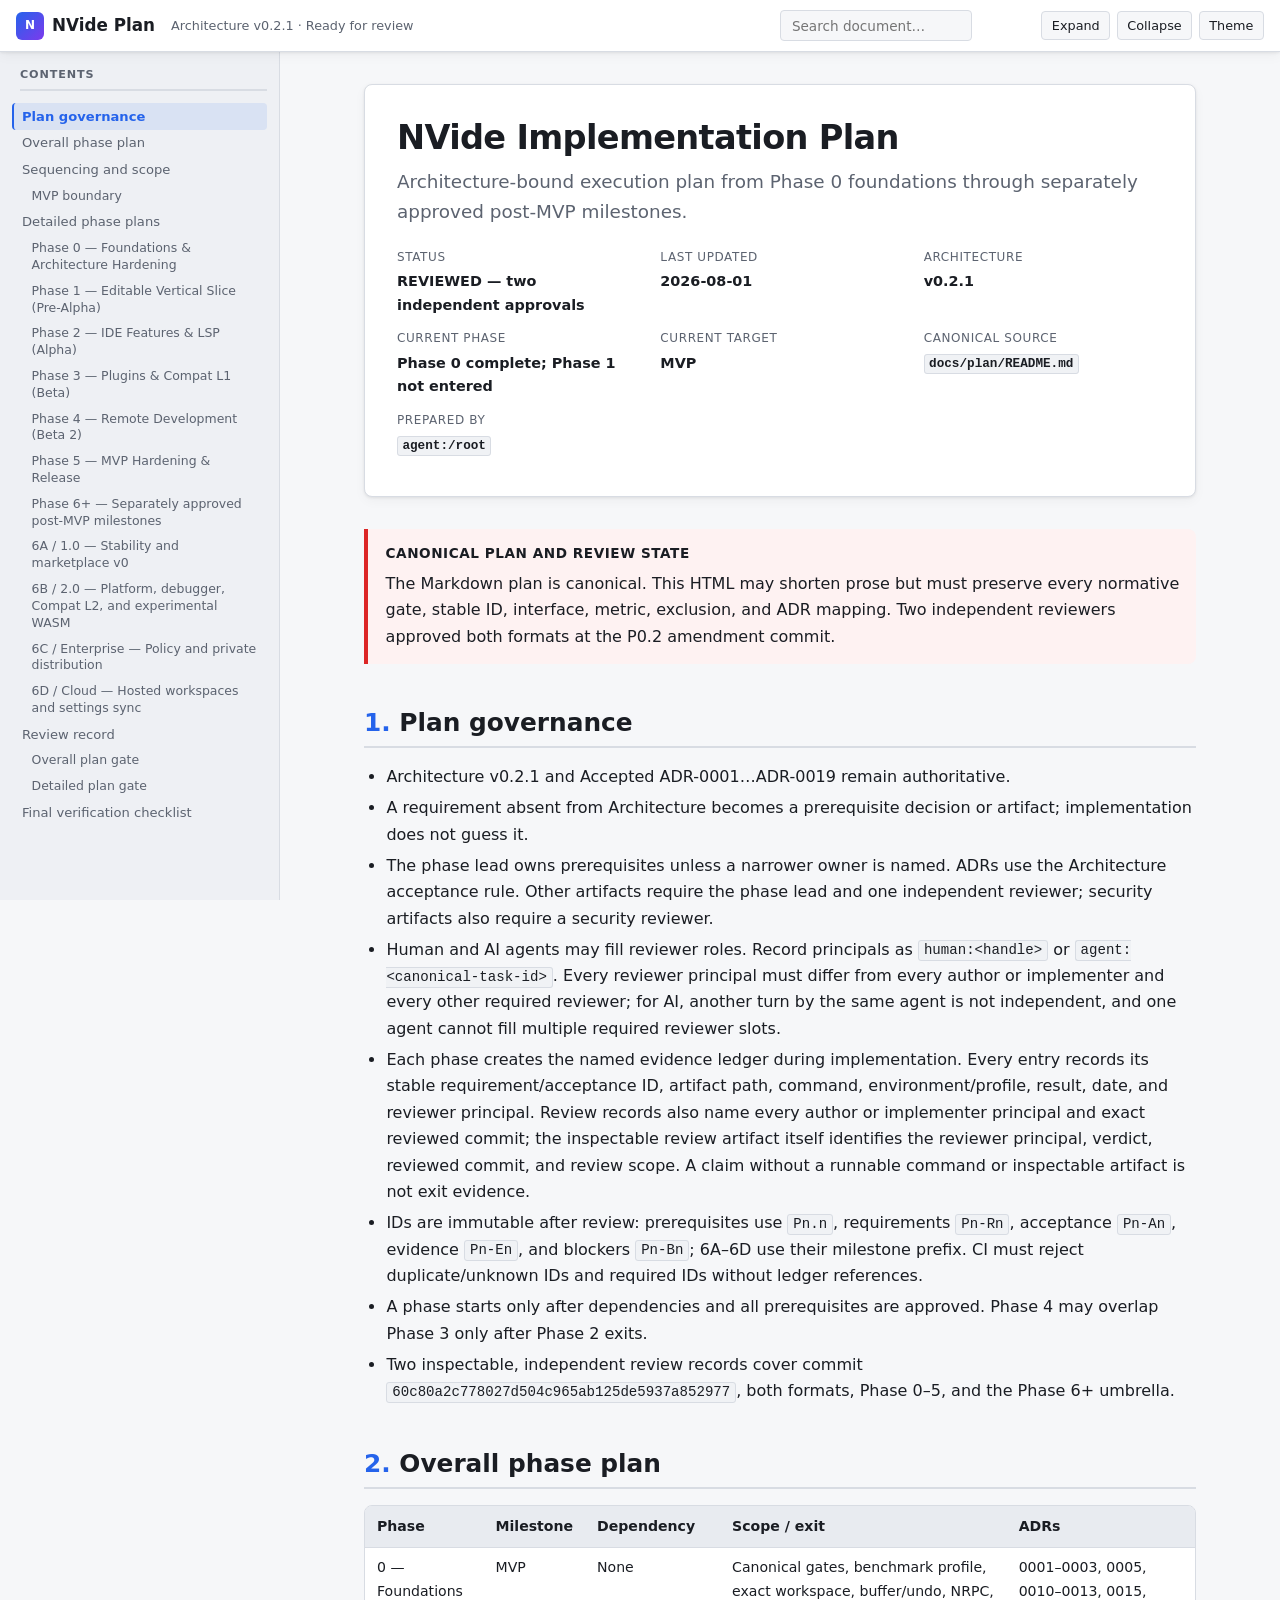
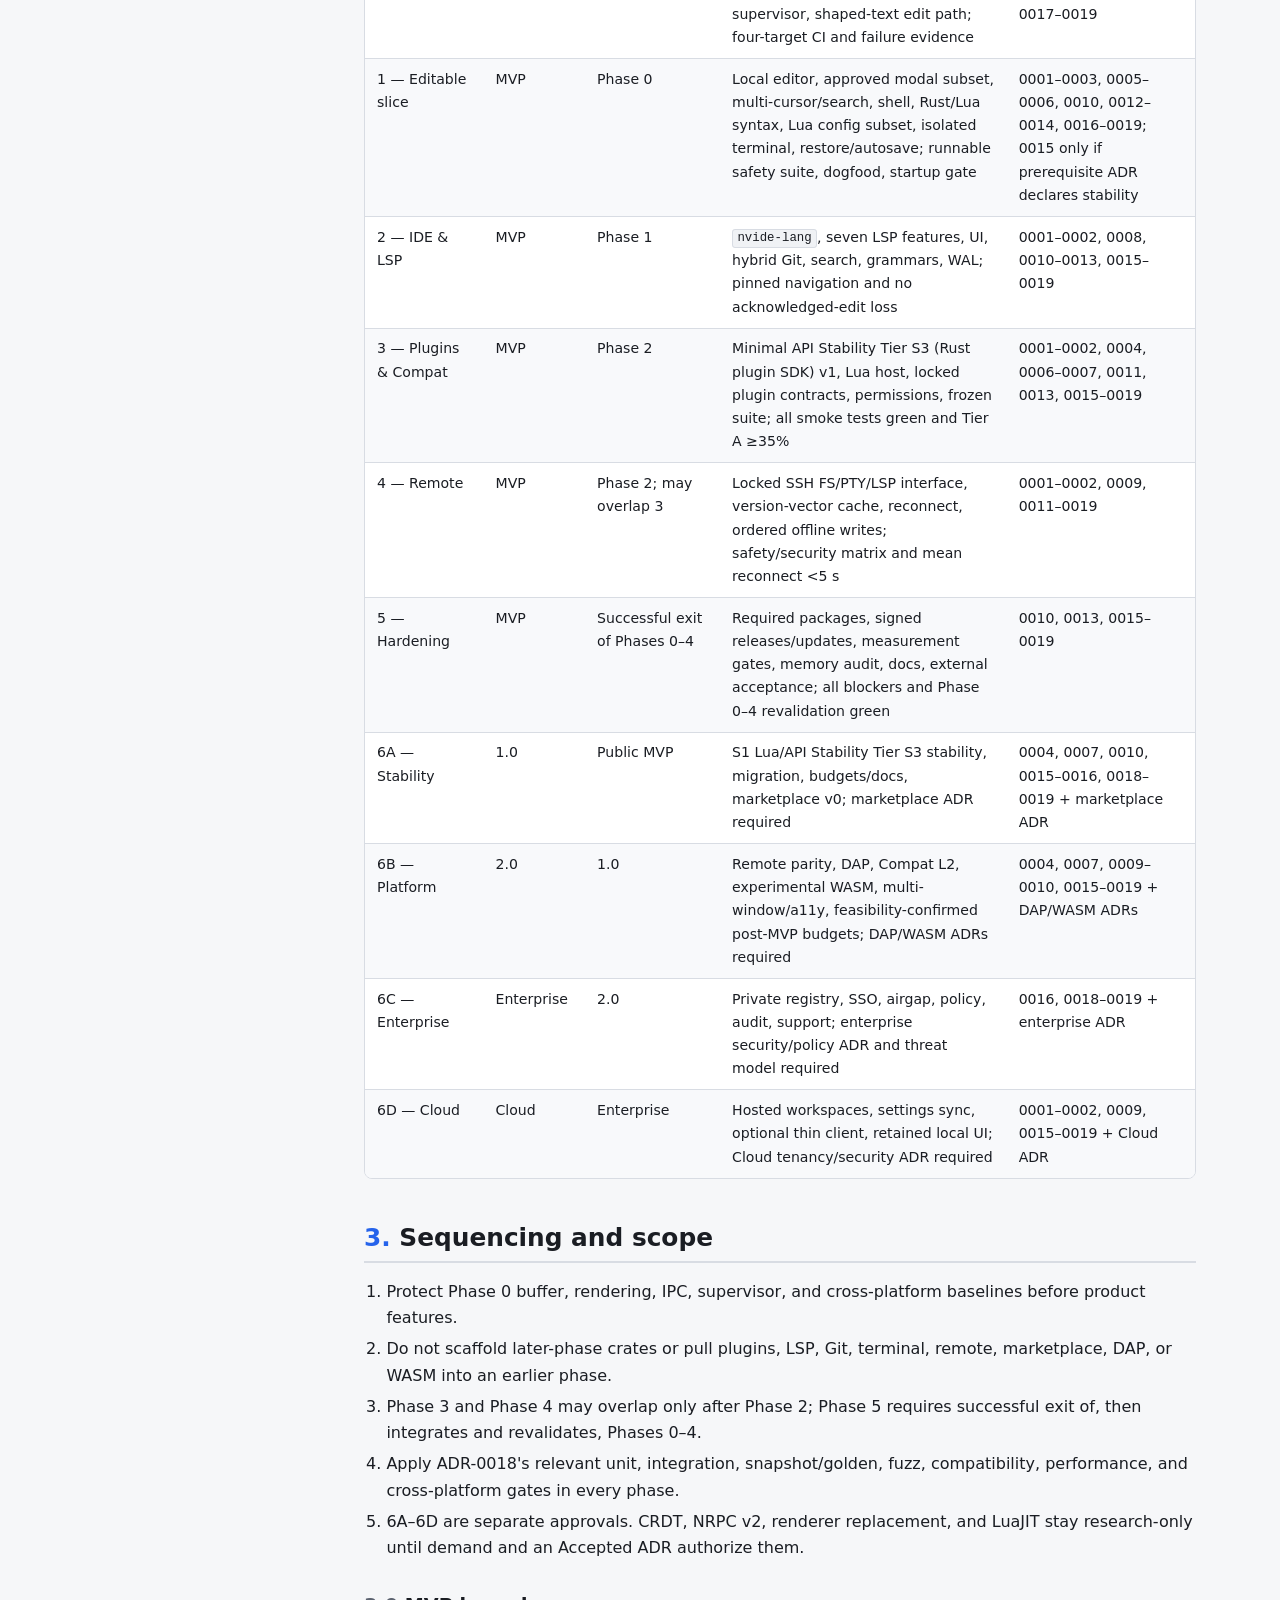
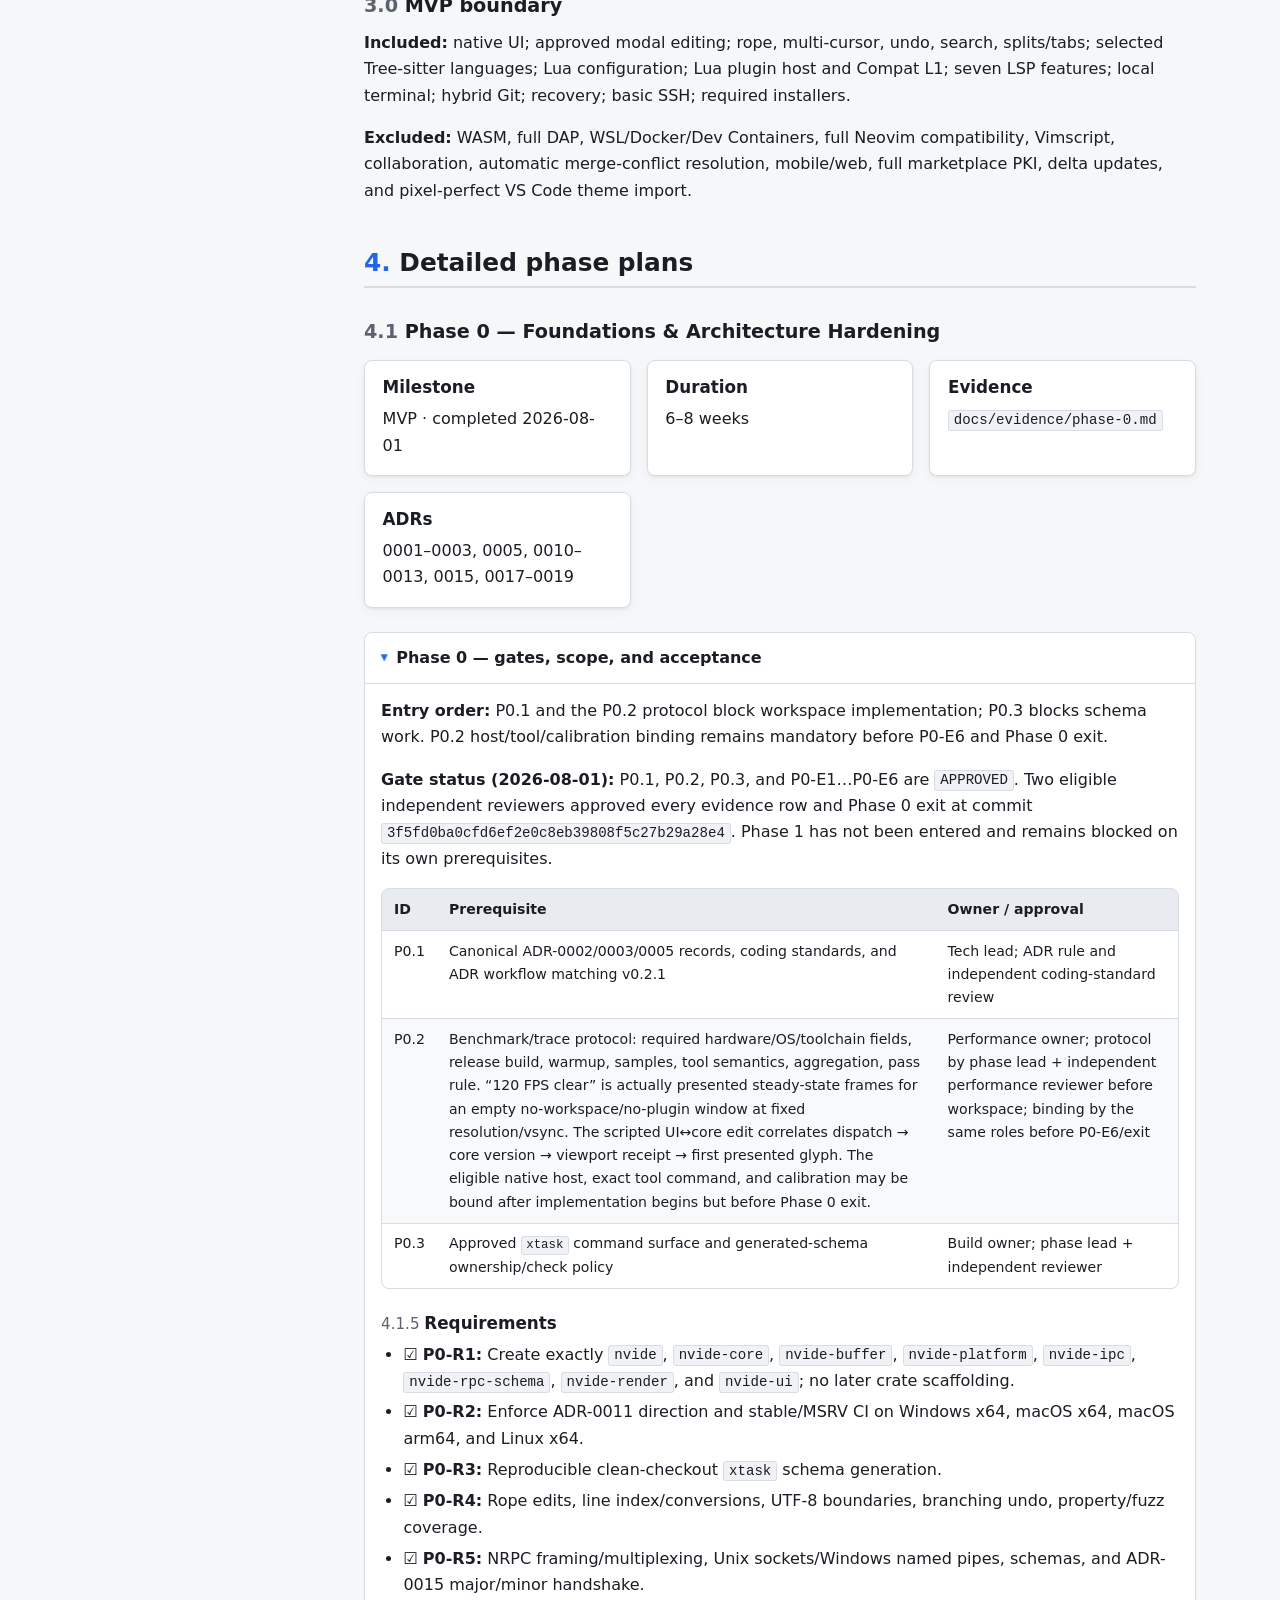
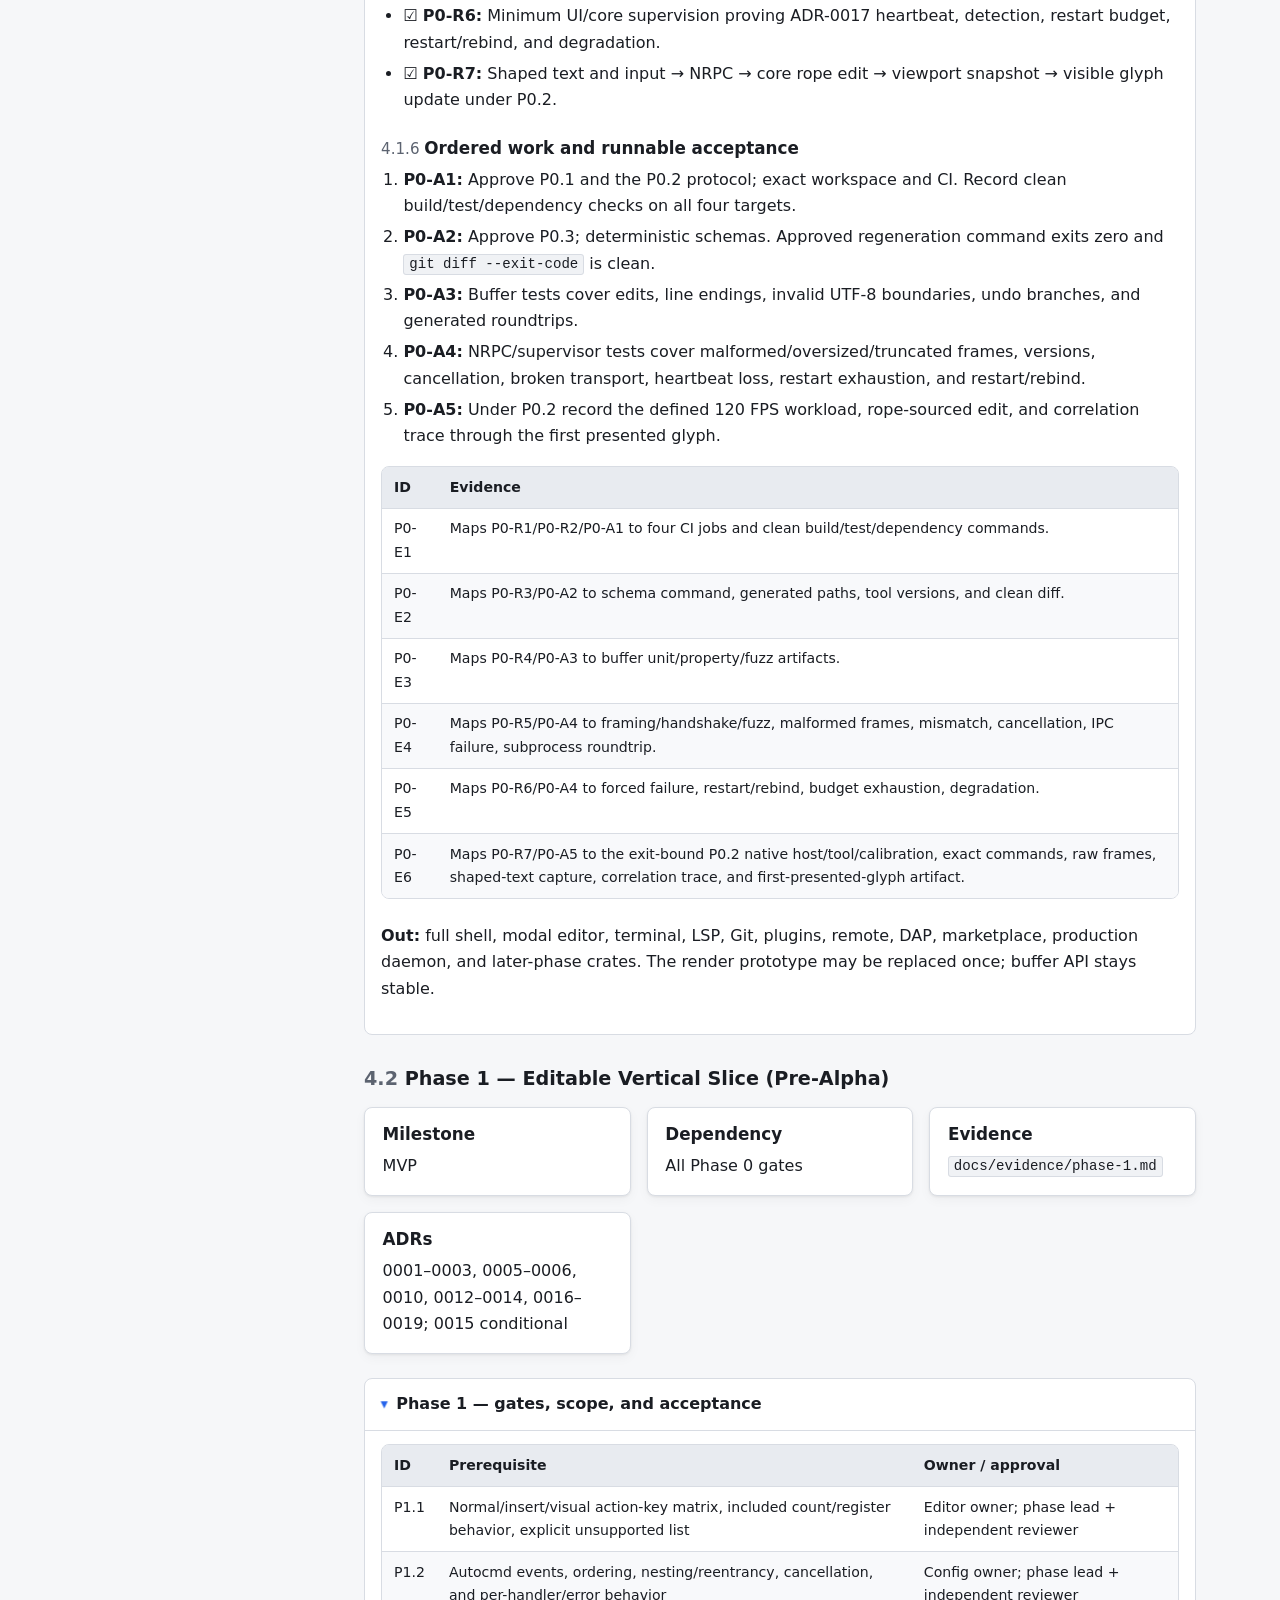
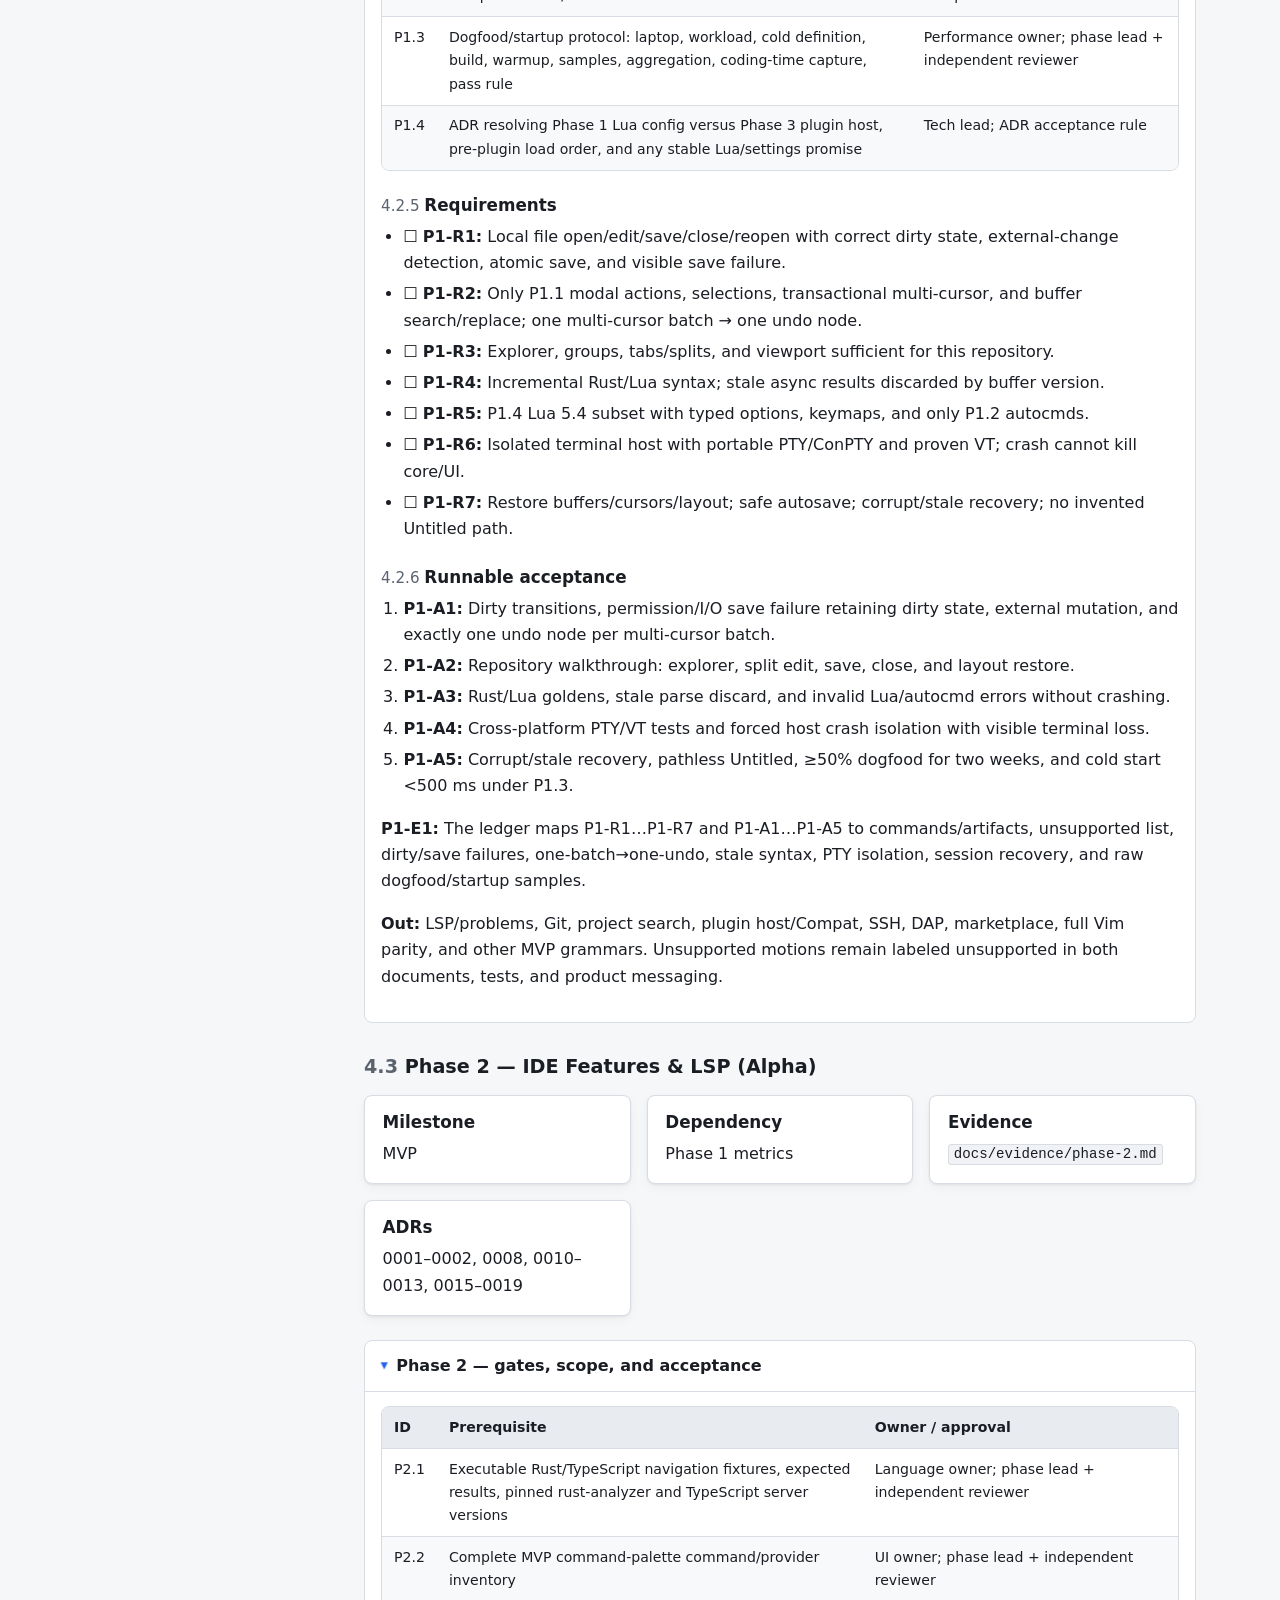
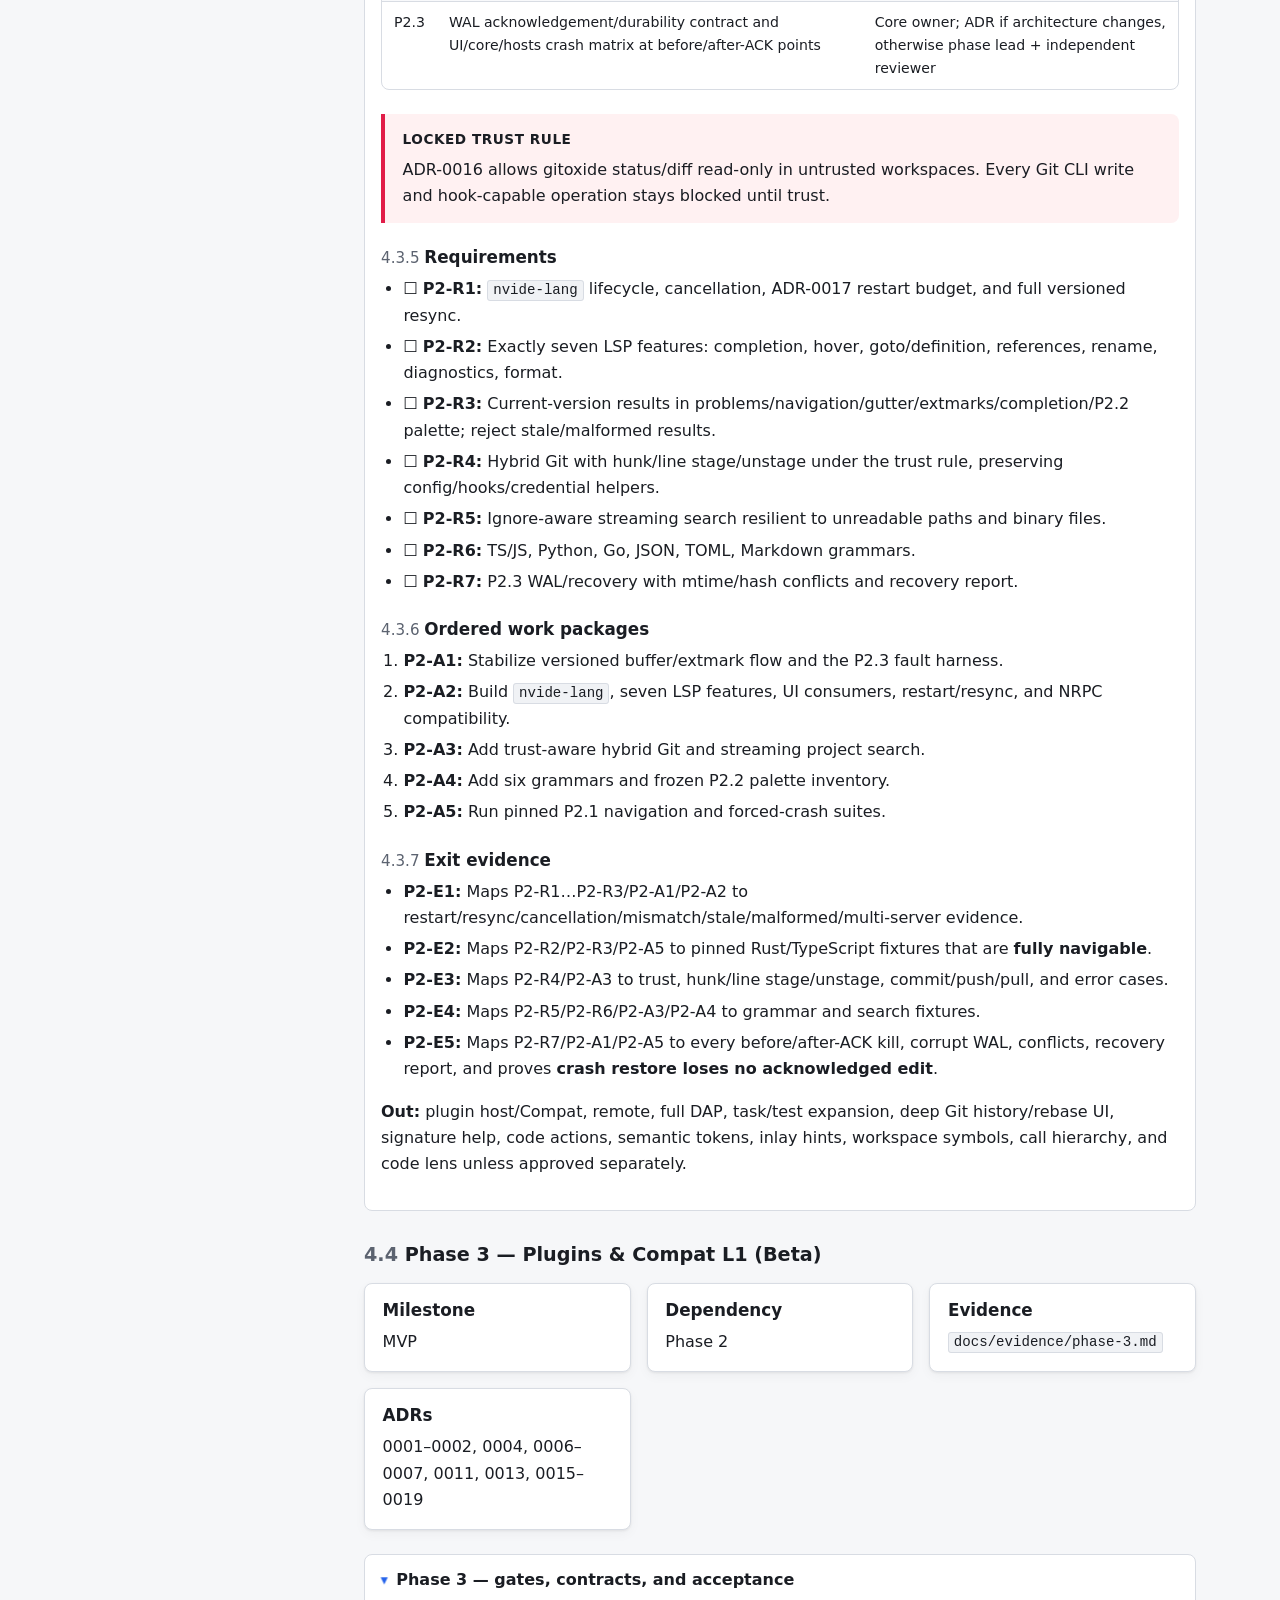
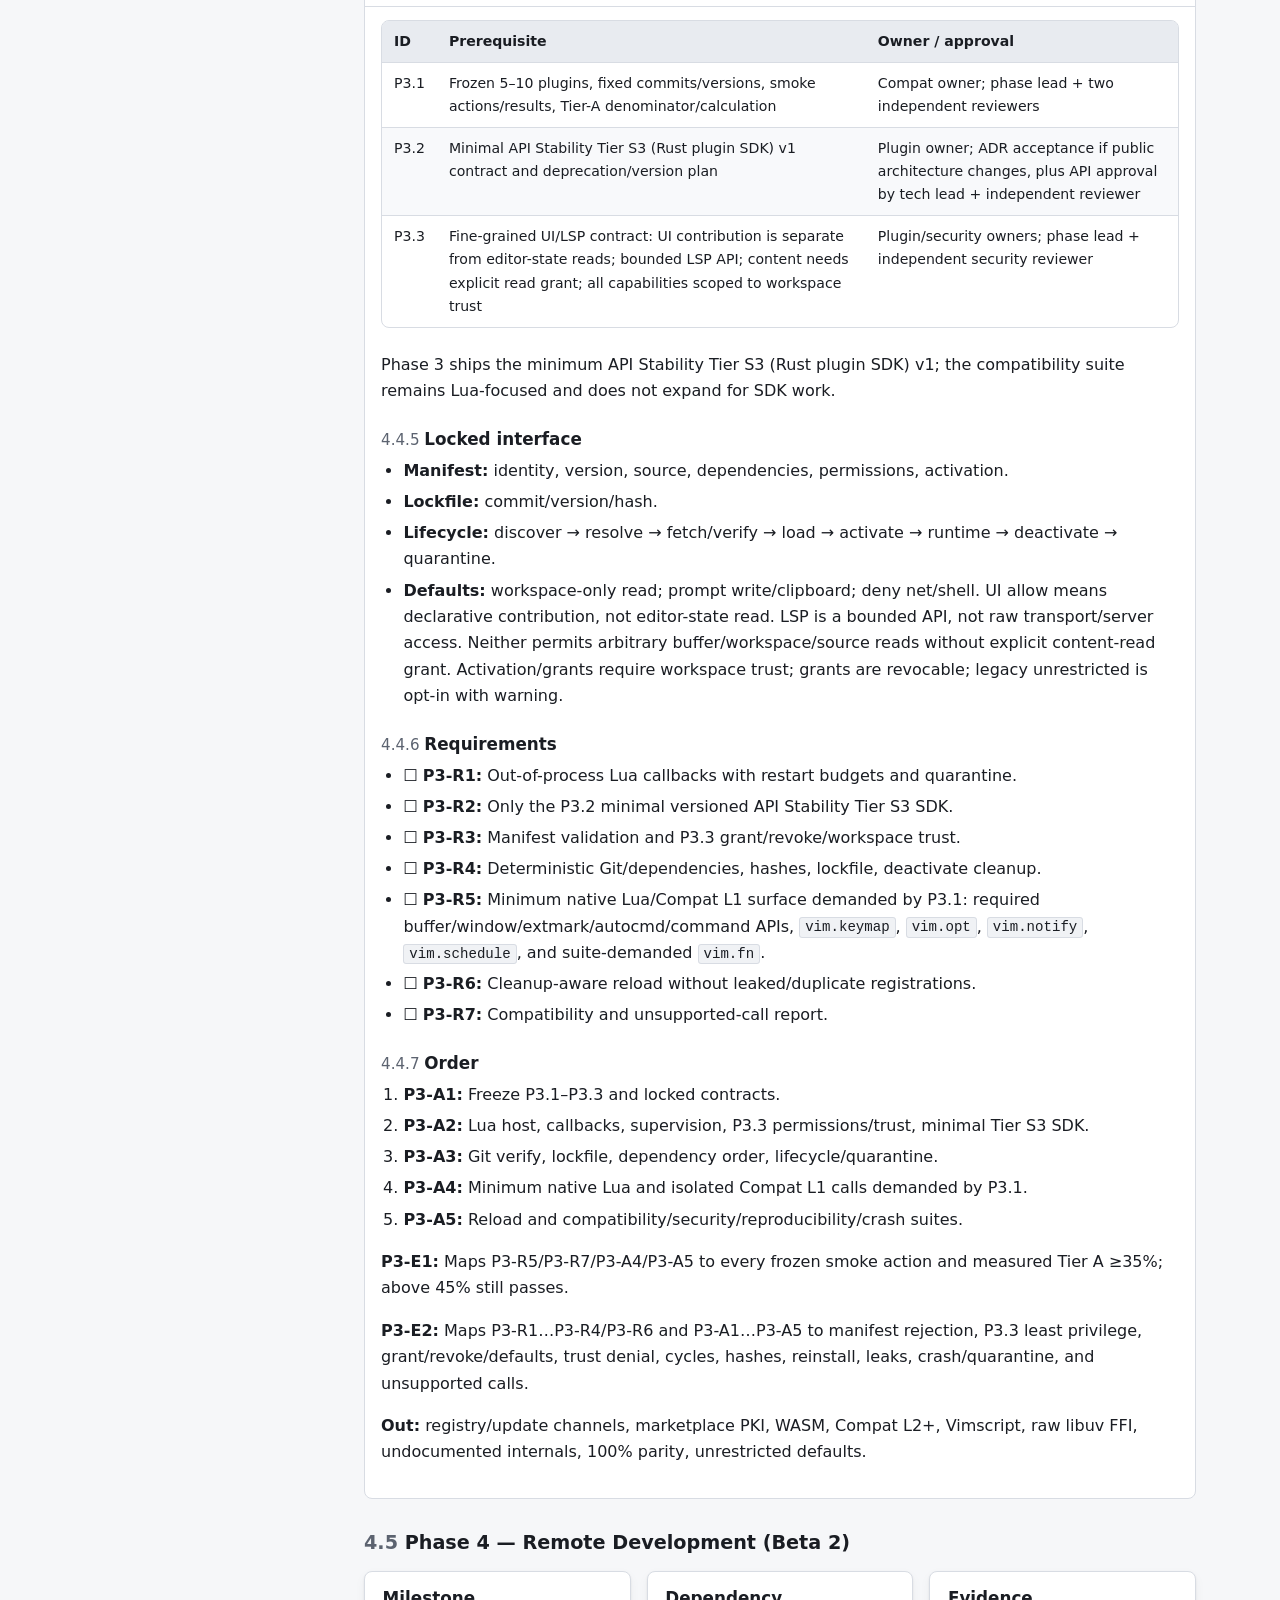
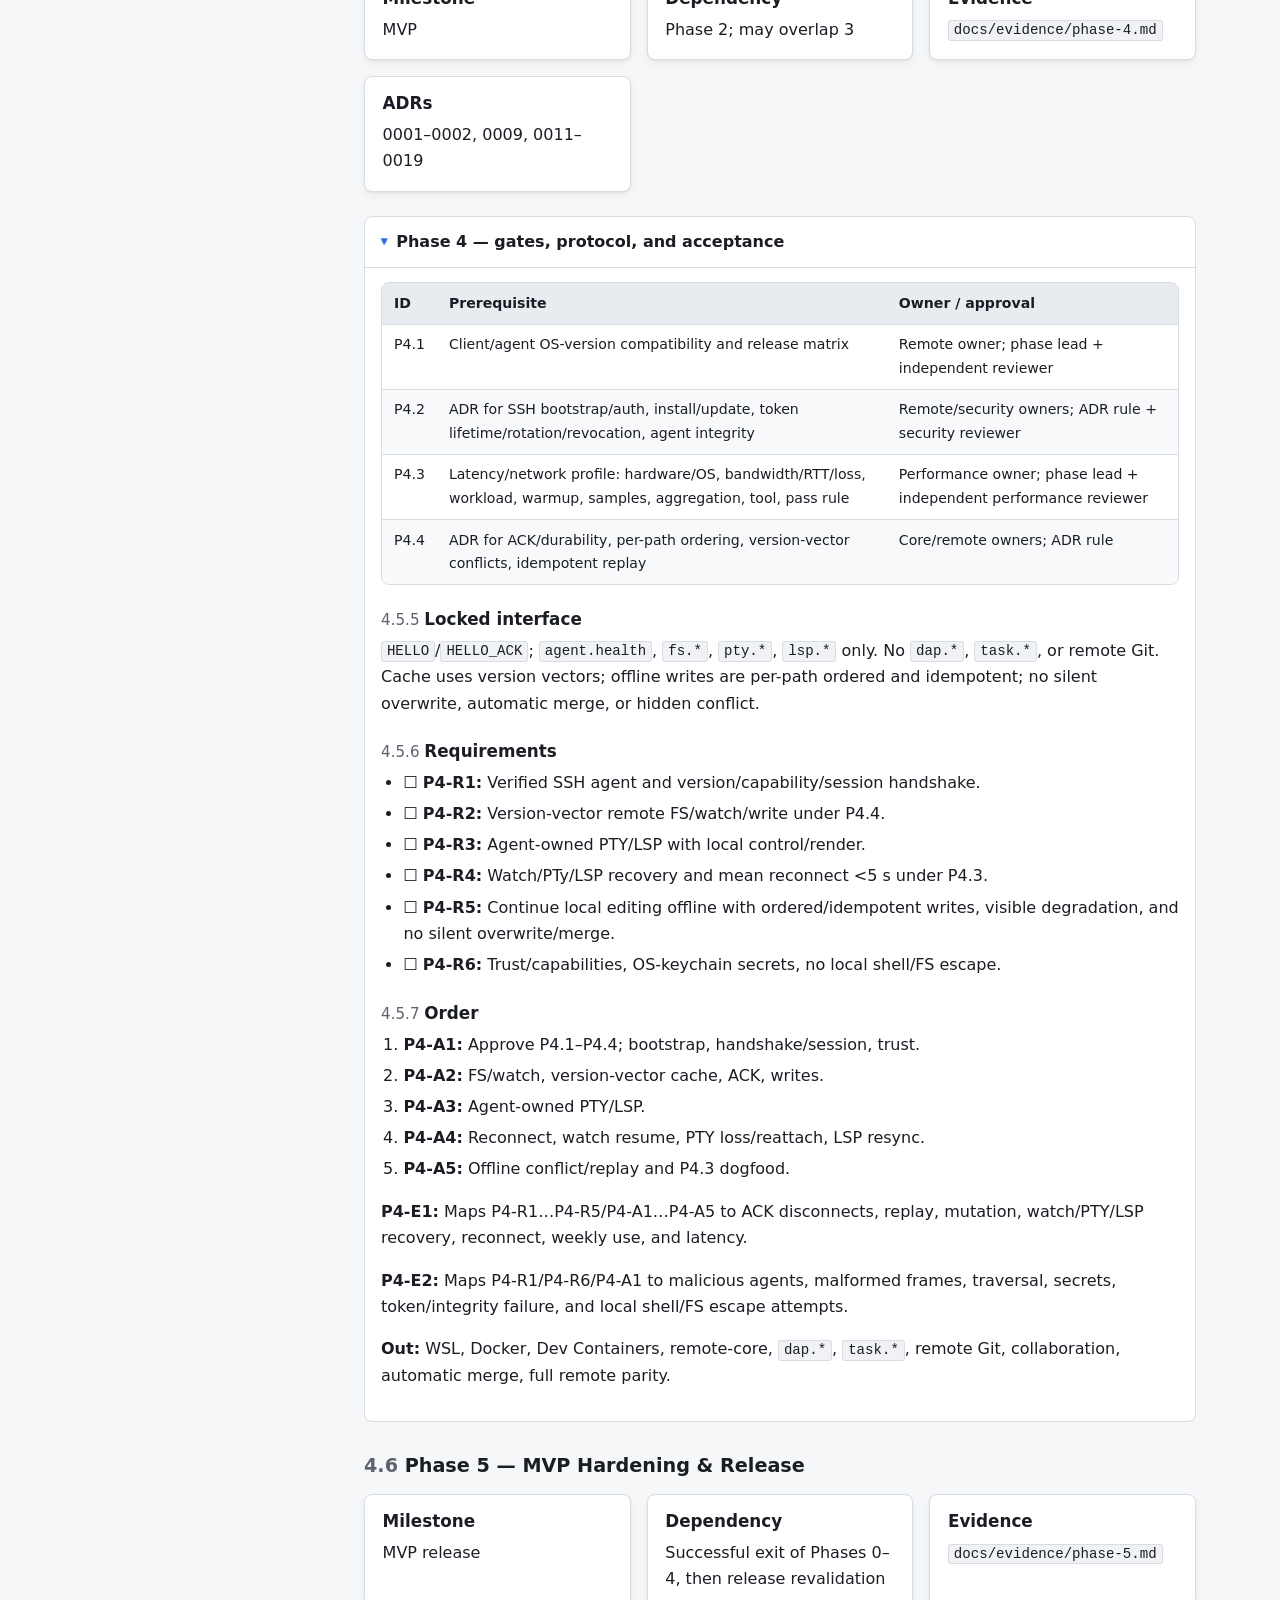
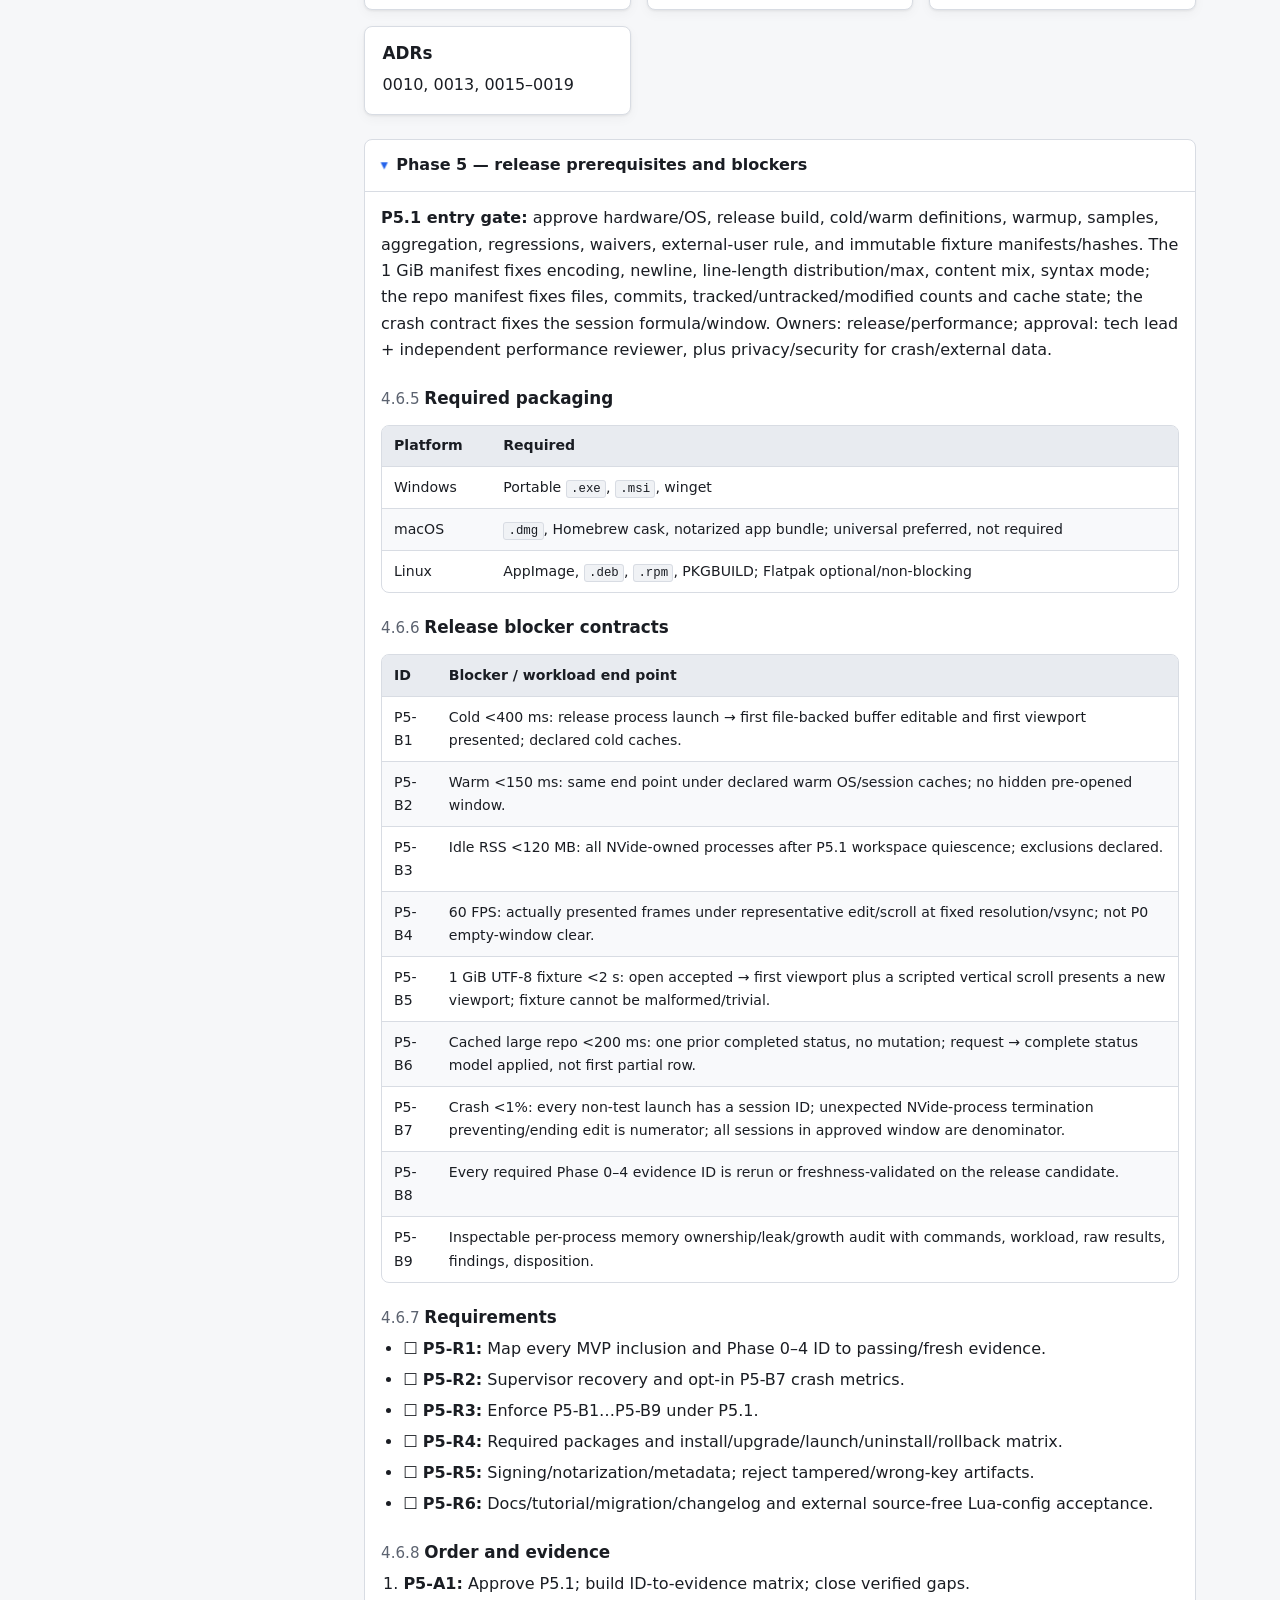
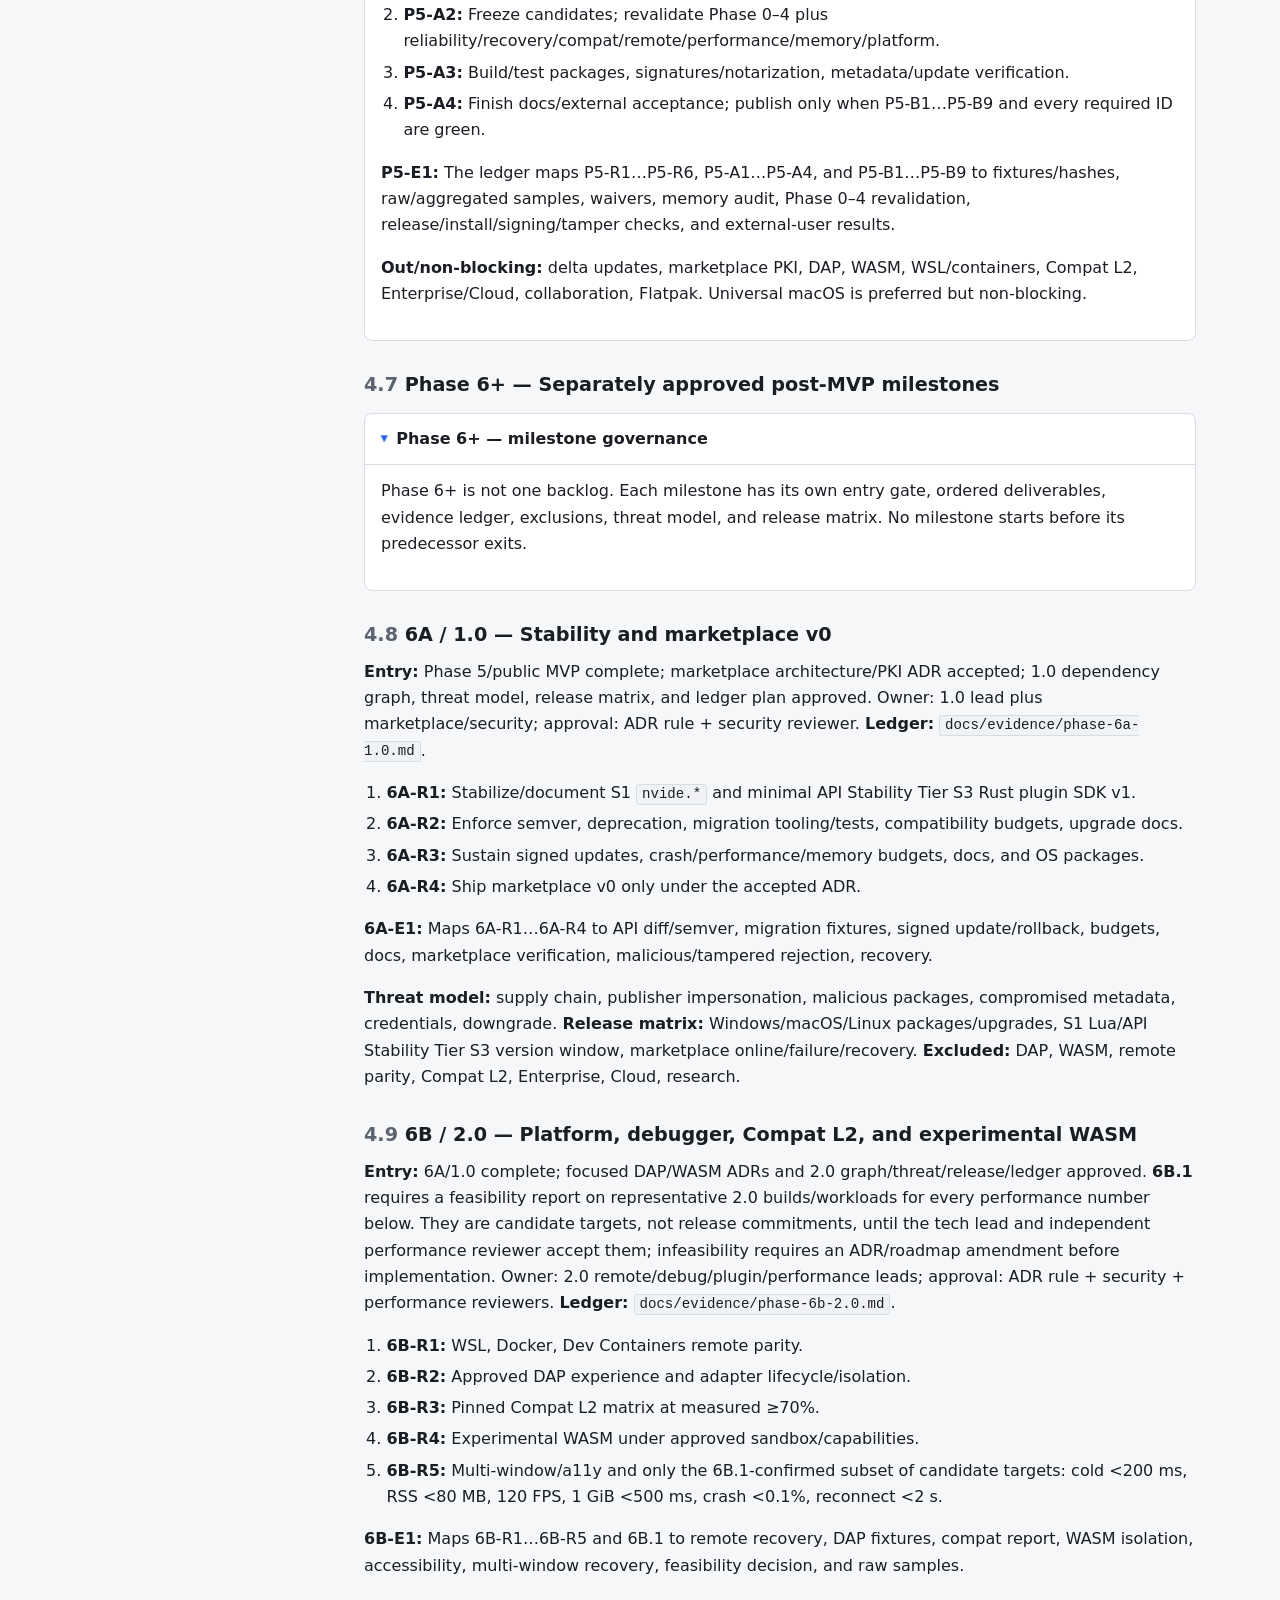
<file: docs/plan/index.html>
<!doctype html>
<html lang="en">
  <head>
    <meta charset="UTF-8" />
    <meta name="viewport" content="width=device-width, initial-scale=1.0" />
    <meta name="description" content="NVide implementation plan from Phase 0 through separately gated post-MVP milestones." />
    <title>NVide Implementation Plan</title>
    <link rel="stylesheet" href="../assets/document.css" />
  </head>
  <body>
    <header class="doc-header">
      <button type="button" id="sidebar-toggle" class="icon-btn" aria-label="Toggle table of contents" aria-controls="sidebar" aria-expanded="false">☰</button>
      <a class="brand" href="#top"><span class="brand-mark">N</span><span>NVide Plan</span></a>
      <span class="meta">Architecture v0.2.1 · Ready for review</span>
      <div class="spacer"></div>
      <div class="toolbar">
        <input type="search" id="search-input" placeholder="Search document…" aria-label="Search within document" autocomplete="off" />
        <span id="search-count" aria-live="polite"></span>
        <button type="button" id="btn-expand" title="Expand all sections">Expand</button>
        <button type="button" id="btn-collapse" title="Collapse all sections">Collapse</button>
        <button type="button" id="theme-toggle" title="Toggle theme" aria-label="Toggle light/dark theme">Theme</button>
      </div>
    </header>
    <div class="layout">
      <aside class="sidebar" id="sidebar" aria-label="Table of contents">
        <h2>Contents</h2>
        <nav id="toc-nav"><ul id="toc"></ul></nav>
      </aside>
      <div class="content-wrap">
        <main id="top">
          <div class="cover">
            <h1>NVide Implementation Plan</h1>
            <p class="subtitle">Architecture-bound execution plan from Phase 0 foundations through separately approved post-MVP milestones.</p>
            <dl class="cover-grid">
              <div><dt>Status</dt><dd>REVIEWED — two independent approvals</dd></div>
              <div><dt>Last updated</dt><dd>2026-08-01</dd></div>
              <div><dt>Architecture</dt><dd>v0.2.1</dd></div>
              <div><dt>Current phase</dt><dd>Phase 0 complete; Phase 1 not entered</dd></div>
              <div><dt>Current target</dt><dd>MVP</dd></div>
              <div><dt>Canonical source</dt><dd><code>docs/plan/README.md</code></dd></div>
              <div><dt>Prepared by</dt><dd><code>agent:/root</code></dd></div>
            </dl>
          </div>

          <div class="callout important">
            <div class="callout-title">Canonical plan and review state</div>
            <p>The Markdown plan is canonical. This HTML may shorten prose but must preserve every normative gate, stable ID, interface, metric, exclusion, and ADR mapping. Two independent reviewers approved both formats at the P0.2 amendment commit.</p>
          </div>

          <section>
            <h2 id="governance">Plan governance</h2>
            <ul>
              <li>Architecture v0.2.1 and Accepted ADR-0001…ADR-0019 remain authoritative.</li>
              <li>A requirement absent from Architecture becomes a prerequisite decision or artifact; implementation does not guess it.</li>
              <li>The phase lead owns prerequisites unless a narrower owner is named. ADRs use the Architecture acceptance rule. Other artifacts require the phase lead and one independent reviewer; security artifacts also require a security reviewer.</li>
              <li>Human and AI agents may fill reviewer roles. Record principals as <code>human:&lt;handle&gt;</code> or <code>agent:&lt;canonical-task-id&gt;</code>. Every reviewer principal must differ from every author or implementer and every other required reviewer; for AI, another turn by the same agent is not independent, and one agent cannot fill multiple required reviewer slots.</li>
              <li>Each phase creates the named evidence ledger during implementation. Every entry records its stable requirement/acceptance ID, artifact path, command, environment/profile, result, date, and reviewer principal. Review records also name every author or implementer principal and exact reviewed commit; the inspectable review artifact itself identifies the reviewer principal, verdict, reviewed commit, and review scope. A claim without a runnable command or inspectable artifact is not exit evidence.</li>
              <li>IDs are immutable after review: prerequisites use <code>Pn.n</code>, requirements <code>Pn-Rn</code>, acceptance <code>Pn-An</code>, evidence <code>Pn-En</code>, and blockers <code>Pn-Bn</code>; 6A–6D use their milestone prefix. CI must reject duplicate/unknown IDs and required IDs without ledger references.</li>
              <li>A phase starts only after dependencies and all prerequisites are approved. Phase 4 may overlap Phase 3 only after Phase 2 exits.</li>
              <li>Two inspectable, independent review records cover commit <code>60c80a2c778027d504c965ab125de5937a852977</code>, both formats, Phase 0–5, and the Phase 6+ umbrella.</li>
            </ul>
          </section>

          <section>
            <h2 id="overall-plan">Overall phase plan</h2>
            <div class="table-wrap">
              <table>
                <thead><tr><th>Phase</th><th>Milestone</th><th>Dependency</th><th>Scope / exit</th><th>ADRs</th></tr></thead>
                <tbody>
                  <tr><td>0 — Foundations</td><td>MVP</td><td>None</td><td>Canonical gates, benchmark profile, exact workspace, buffer/undo, NRPC, supervisor, shaped-text edit path; four-target CI and failure evidence</td><td>0001–0003, 0005, 0010–0013, 0015, 0017–0019</td></tr>
                  <tr><td>1 — Editable slice</td><td>MVP</td><td>Phase 0</td><td>Local editor, approved modal subset, multi-cursor/search, shell, Rust/Lua syntax, Lua config subset, isolated terminal, restore/autosave; runnable safety suite, dogfood, startup gate</td><td>0001–0003, 0005–0006, 0010, 0012–0014, 0016–0019; 0015 only if prerequisite ADR declares stability</td></tr>
                  <tr><td>2 — IDE &amp; LSP</td><td>MVP</td><td>Phase 1</td><td><code>nvide-lang</code>, seven LSP features, UI, hybrid Git, search, grammars, WAL; pinned navigation and no acknowledged-edit loss</td><td>0001–0002, 0008, 0010–0013, 0015–0019</td></tr>
                  <tr><td>3 — Plugins &amp; Compat</td><td>MVP</td><td>Phase 2</td><td>Minimal API Stability Tier S3 (Rust plugin SDK) v1, Lua host, locked plugin contracts, permissions, frozen suite; all smoke tests green and Tier A ≥35%</td><td>0001–0002, 0004, 0006–0007, 0011, 0013, 0015–0019</td></tr>
                  <tr><td>4 — Remote</td><td>MVP</td><td>Phase 2; may overlap 3</td><td>Locked SSH FS/PTY/LSP interface, version-vector cache, reconnect, ordered offline writes; safety/security matrix and mean reconnect &lt;5 s</td><td>0001–0002, 0009, 0011–0019</td></tr>
                  <tr><td>5 — Hardening</td><td>MVP</td><td>Successful exit of Phases 0–4</td><td>Required packages, signed releases/updates, measurement gates, memory audit, docs, external acceptance; all blockers and Phase 0–4 revalidation green</td><td>0010, 0013, 0015–0019</td></tr>
                  <tr><td>6A — Stability</td><td>1.0</td><td>Public MVP</td><td>S1 Lua/API Stability Tier S3 stability, migration, budgets/docs, marketplace v0; marketplace ADR required</td><td>0004, 0007, 0010, 0015–0016, 0018–0019 + marketplace ADR</td></tr>
                  <tr><td>6B — Platform</td><td>2.0</td><td>1.0</td><td>Remote parity, DAP, Compat L2, experimental WASM, multi-window/a11y, feasibility-confirmed post-MVP budgets; DAP/WASM ADRs required</td><td>0004, 0007, 0009–0010, 0015–0019 + DAP/WASM ADRs</td></tr>
                  <tr><td>6C — Enterprise</td><td>Enterprise</td><td>2.0</td><td>Private registry, SSO, airgap, policy, audit, support; enterprise security/policy ADR and threat model required</td><td>0016, 0018–0019 + enterprise ADR</td></tr>
                  <tr><td>6D — Cloud</td><td>Cloud</td><td>Enterprise</td><td>Hosted workspaces, settings sync, optional thin client, retained local UI; Cloud tenancy/security ADR required</td><td>0001–0002, 0009, 0015–0019 + Cloud ADR</td></tr>
                </tbody>
              </table>
            </div>
          </section>

          <section>
            <h2 id="sequencing">Sequencing and scope</h2>
            <ol>
              <li>Protect Phase 0 buffer, rendering, IPC, supervisor, and cross-platform baselines before product features.</li>
              <li>Do not scaffold later-phase crates or pull plugins, LSP, Git, terminal, remote, marketplace, DAP, or WASM into an earlier phase.</li>
              <li>Phase 3 and Phase 4 may overlap only after Phase 2; Phase 5 requires successful exit of, then integrates and revalidates, Phases 0–4.</li>
              <li>Apply ADR-0018's relevant unit, integration, snapshot/golden, fuzz, compatibility, performance, and cross-platform gates in every phase.</li>
              <li>6A–6D are separate approvals. CRDT, NRPC v2, renderer replacement, and LuaJIT stay research-only until demand and an Accepted ADR authorize them.</li>
            </ol>
            <h3 id="mvp-scope">MVP boundary</h3>
            <p><strong>Included:</strong> native UI; approved modal editing; rope, multi-cursor, undo, search, splits/tabs; selected Tree-sitter languages; Lua configuration; Lua plugin host and Compat L1; seven LSP features; local terminal; hybrid Git; recovery; basic SSH; required installers.</p>
            <p><strong>Excluded:</strong> WASM, full DAP, WSL/Docker/Dev Containers, full Neovim compatibility, Vimscript, collaboration, automatic merge-conflict resolution, mobile/web, full marketplace PKI, delta updates, and pixel-perfect VS Code theme import.</p>
          </section>

          <section>
            <h2 id="details">Detailed phase plans</h2>

            <article>
              <h3 id="phase-0">Phase 0 — Foundations &amp; Architecture Hardening</h3>
              <div class="card-grid">
                <div class="card"><h4>Milestone</h4><p>MVP · completed 2026-08-01</p></div>
                <div class="card"><h4>Duration</h4><p>6–8 weeks</p></div>
                <div class="card"><h4>Evidence</h4><p><code>docs/evidence/phase-0.md</code></p></div>
                <div class="card"><h4>ADRs</h4><p>0001–0003, 0005, 0010–0013, 0015, 0017–0019</p></div>
              </div>
              <details open>
                <summary>Phase 0 — gates, scope, and acceptance</summary>
                <div class="details-body">
                  <p><strong>Entry order:</strong> P0.1 and the P0.2 protocol block workspace implementation; P0.3 blocks schema work. P0.2 host/tool/calibration binding remains mandatory before P0-E6 and Phase 0 exit.</p>
                  <p><strong>Gate status (2026-08-01):</strong> P0.1, P0.2, P0.3, and P0-E1…P0-E6 are <code>APPROVED</code>. Two eligible independent reviewers approved every evidence row and Phase 0 exit at commit <code>3f5fd0ba0cfd6ef2e0c8eb39808f5c27b29a28e4</code>. Phase 1 has not been entered and remains blocked on its own prerequisites.</p>
                  <div class="table-wrap"><table><thead><tr><th>ID</th><th>Prerequisite</th><th>Owner / approval</th></tr></thead><tbody>
                    <tr><td>P0.1</td><td>Canonical ADR-0002/0003/0005 records, coding standards, and ADR workflow matching v0.2.1</td><td>Tech lead; ADR rule and independent coding-standard review</td></tr>
                    <tr><td>P0.2</td><td>Benchmark/trace protocol: required hardware/OS/toolchain fields, release build, warmup, samples, tool semantics, aggregation, pass rule. “120 FPS clear” is actually presented steady-state frames for an empty no-workspace/no-plugin window at fixed resolution/vsync. The scripted UI↔core edit correlates dispatch → core version → viewport receipt → first presented glyph. The eligible native host, exact tool command, and calibration may be bound after implementation begins but before Phase 0 exit.</td><td>Performance owner; protocol by phase lead + independent performance reviewer before workspace; binding by the same roles before P0-E6/exit</td></tr>
                    <tr><td>P0.3</td><td>Approved <code>xtask</code> command surface and generated-schema ownership/check policy</td><td>Build owner; phase lead + independent reviewer</td></tr>
                  </tbody></table></div>
                  <h4>Requirements</h4>
                  <ul>
                    <li>☑ <strong>P0-R1:</strong> Create exactly <code>nvide</code>, <code>nvide-core</code>, <code>nvide-buffer</code>, <code>nvide-platform</code>, <code>nvide-ipc</code>, <code>nvide-rpc-schema</code>, <code>nvide-render</code>, and <code>nvide-ui</code>; no later crate scaffolding.</li>
                    <li>☑ <strong>P0-R2:</strong> Enforce ADR-0011 direction and stable/MSRV CI on Windows x64, macOS x64, macOS arm64, and Linux x64.</li>
                    <li>☑ <strong>P0-R3:</strong> Reproducible clean-checkout <code>xtask</code> schema generation.</li>
                    <li>☑ <strong>P0-R4:</strong> Rope edits, line index/conversions, UTF-8 boundaries, branching undo, property/fuzz coverage.</li>
                    <li>☑ <strong>P0-R5:</strong> NRPC framing/multiplexing, Unix sockets/Windows named pipes, schemas, and ADR-0015 major/minor handshake.</li>
                    <li>☑ <strong>P0-R6:</strong> Minimum UI/core supervision proving ADR-0017 heartbeat, detection, restart budget, restart/rebind, and degradation.</li>
                    <li>☑ <strong>P0-R7:</strong> Shaped text and input → NRPC → core rope edit → viewport snapshot → visible glyph update under P0.2.</li>
                  </ul>
                  <h4>Ordered work and runnable acceptance</h4>
                  <ol>
                    <li><strong>P0-A1:</strong> Approve P0.1 and the P0.2 protocol; exact workspace and CI. Record clean build/test/dependency checks on all four targets.</li>
                    <li><strong>P0-A2:</strong> Approve P0.3; deterministic schemas. Approved regeneration command exits zero and <code>git diff --exit-code</code> is clean.</li>
                    <li><strong>P0-A3:</strong> Buffer tests cover edits, line endings, invalid UTF-8 boundaries, undo branches, and generated roundtrips.</li>
                    <li><strong>P0-A4:</strong> NRPC/supervisor tests cover malformed/oversized/truncated frames, versions, cancellation, broken transport, heartbeat loss, restart exhaustion, and restart/rebind.</li>
                    <li><strong>P0-A5:</strong> Under P0.2 record the defined 120 FPS workload, rope-sourced edit, and correlation trace through the first presented glyph.</li>
                  </ol>
                  <div class="table-wrap"><table><thead><tr><th>ID</th><th>Evidence</th></tr></thead><tbody>
                    <tr><td>P0-E1</td><td>Maps P0-R1/P0-R2/P0-A1 to four CI jobs and clean build/test/dependency commands.</td></tr>
                    <tr><td>P0-E2</td><td>Maps P0-R3/P0-A2 to schema command, generated paths, tool versions, and clean diff.</td></tr>
                    <tr><td>P0-E3</td><td>Maps P0-R4/P0-A3 to buffer unit/property/fuzz artifacts.</td></tr>
                    <tr><td>P0-E4</td><td>Maps P0-R5/P0-A4 to framing/handshake/fuzz, malformed frames, mismatch, cancellation, IPC failure, subprocess roundtrip.</td></tr>
                    <tr><td>P0-E5</td><td>Maps P0-R6/P0-A4 to forced failure, restart/rebind, budget exhaustion, degradation.</td></tr>
                    <tr><td>P0-E6</td><td>Maps P0-R7/P0-A5 to the exit-bound P0.2 native host/tool/calibration, exact commands, raw frames, shaped-text capture, correlation trace, and first-presented-glyph artifact.</td></tr>
                  </tbody></table></div>
                  <p><strong>Out:</strong> full shell, modal editor, terminal, LSP, Git, plugins, remote, DAP, marketplace, production daemon, and later-phase crates. The render prototype may be replaced once; buffer API stays stable.</p>
                </div>
              </details>
            </article>

            <article>
              <h3 id="phase-1">Phase 1 — Editable Vertical Slice (Pre-Alpha)</h3>
              <div class="card-grid">
                <div class="card"><h4>Milestone</h4><p>MVP</p></div>
                <div class="card"><h4>Dependency</h4><p>All Phase 0 gates</p></div>
                <div class="card"><h4>Evidence</h4><p><code>docs/evidence/phase-1.md</code></p></div>
                <div class="card"><h4>ADRs</h4><p>0001–0003, 0005–0006, 0010, 0012–0014, 0016–0019; 0015 conditional</p></div>
              </div>
              <details open>
                <summary>Phase 1 — gates, scope, and acceptance</summary>
                <div class="details-body">
                  <div class="table-wrap"><table><thead><tr><th>ID</th><th>Prerequisite</th><th>Owner / approval</th></tr></thead><tbody>
                    <tr><td>P1.1</td><td>Normal/insert/visual action-key matrix, included count/register behavior, explicit unsupported list</td><td>Editor owner; phase lead + independent reviewer</td></tr>
                    <tr><td>P1.2</td><td>Autocmd events, ordering, nesting/reentrancy, cancellation, and per-handler/error behavior</td><td>Config owner; phase lead + independent reviewer</td></tr>
                    <tr><td>P1.3</td><td>Dogfood/startup protocol: laptop, workload, cold definition, build, warmup, samples, aggregation, coding-time capture, pass rule</td><td>Performance owner; phase lead + independent reviewer</td></tr>
                    <tr><td>P1.4</td><td>ADR resolving Phase 1 Lua config versus Phase 3 plugin host, pre-plugin load order, and any stable Lua/settings promise</td><td>Tech lead; ADR acceptance rule</td></tr>
                  </tbody></table></div>
                  <h4>Requirements</h4>
                  <ul>
                    <li>☐ <strong>P1-R1:</strong> Local file open/edit/save/close/reopen with correct dirty state, external-change detection, atomic save, and visible save failure.</li>
                    <li>☐ <strong>P1-R2:</strong> Only P1.1 modal actions, selections, transactional multi-cursor, and buffer search/replace; one multi-cursor batch → one undo node.</li>
                    <li>☐ <strong>P1-R3:</strong> Explorer, groups, tabs/splits, and viewport sufficient for this repository.</li>
                    <li>☐ <strong>P1-R4:</strong> Incremental Rust/Lua syntax; stale async results discarded by buffer version.</li>
                    <li>☐ <strong>P1-R5:</strong> P1.4 Lua 5.4 subset with typed options, keymaps, and only P1.2 autocmds.</li>
                    <li>☐ <strong>P1-R6:</strong> Isolated terminal host with portable PTY/ConPTY and proven VT; crash cannot kill core/UI.</li>
                    <li>☐ <strong>P1-R7:</strong> Restore buffers/cursors/layout; safe autosave; corrupt/stale recovery; no invented Untitled path.</li>
                  </ul>
                  <h4>Runnable acceptance</h4>
                  <ol>
                    <li><strong>P1-A1:</strong> Dirty transitions, permission/I/O save failure retaining dirty state, external mutation, and exactly one undo node per multi-cursor batch.</li>
                    <li><strong>P1-A2:</strong> Repository walkthrough: explorer, split edit, save, close, and layout restore.</li>
                    <li><strong>P1-A3:</strong> Rust/Lua goldens, stale parse discard, and invalid Lua/autocmd errors without crashing.</li>
                    <li><strong>P1-A4:</strong> Cross-platform PTY/VT tests and forced host crash isolation with visible terminal loss.</li>
                    <li><strong>P1-A5:</strong> Corrupt/stale recovery, pathless Untitled, ≥50% dogfood for two weeks, and cold start &lt;500 ms under P1.3.</li>
                  </ol>
                  <p><strong>P1-E1:</strong> The ledger maps P1-R1…P1-R7 and P1-A1…P1-A5 to commands/artifacts, unsupported list, dirty/save failures, one-batch→one-undo, stale syntax, PTY isolation, session recovery, and raw dogfood/startup samples.</p>
                  <p><strong>Out:</strong> LSP/problems, Git, project search, plugin host/Compat, SSH, DAP, marketplace, full Vim parity, and other MVP grammars. Unsupported motions remain labeled unsupported in both documents, tests, and product messaging.</p>
                </div>
              </details>
            </article>

            <article>
              <h3 id="phase-2">Phase 2 — IDE Features &amp; LSP (Alpha)</h3>
              <div class="card-grid">
                <div class="card"><h4>Milestone</h4><p>MVP</p></div>
                <div class="card"><h4>Dependency</h4><p>Phase 1 metrics</p></div>
                <div class="card"><h4>Evidence</h4><p><code>docs/evidence/phase-2.md</code></p></div>
                <div class="card"><h4>ADRs</h4><p>0001–0002, 0008, 0010–0013, 0015–0019</p></div>
              </div>
              <details open>
                <summary>Phase 2 — gates, scope, and acceptance</summary>
                <div class="details-body">
                  <div class="table-wrap"><table><thead><tr><th>ID</th><th>Prerequisite</th><th>Owner / approval</th></tr></thead><tbody>
                    <tr><td>P2.1</td><td>Executable Rust/TypeScript navigation fixtures, expected results, pinned rust-analyzer and TypeScript server versions</td><td>Language owner; phase lead + independent reviewer</td></tr>
                    <tr><td>P2.2</td><td>Complete MVP command-palette command/provider inventory</td><td>UI owner; phase lead + independent reviewer</td></tr>
                    <tr><td>P2.3</td><td>WAL acknowledgement/durability contract and UI/core/hosts crash matrix at before/after-ACK points</td><td>Core owner; ADR if architecture changes, otherwise phase lead + independent reviewer</td></tr>
                  </tbody></table></div>
                  <div class="callout security"><div class="callout-title">Locked trust rule</div><p>ADR-0016 allows gitoxide status/diff read-only in untrusted workspaces. Every Git CLI write and hook-capable operation stays blocked until trust.</p></div>
                  <h4>Requirements</h4>
                  <ul>
                    <li>☐ <strong>P2-R1:</strong> <code>nvide-lang</code> lifecycle, cancellation, ADR-0017 restart budget, and full versioned resync.</li>
                    <li>☐ <strong>P2-R2:</strong> Exactly seven LSP features: completion, hover, goto/definition, references, rename, diagnostics, format.</li>
                    <li>☐ <strong>P2-R3:</strong> Current-version results in problems/navigation/gutter/extmarks/completion/P2.2 palette; reject stale/malformed results.</li>
                    <li>☐ <strong>P2-R4:</strong> Hybrid Git with hunk/line stage/unstage under the trust rule, preserving config/hooks/credential helpers.</li>
                    <li>☐ <strong>P2-R5:</strong> Ignore-aware streaming search resilient to unreadable paths and binary files.</li>
                    <li>☐ <strong>P2-R6:</strong> TS/JS, Python, Go, JSON, TOML, Markdown grammars.</li>
                    <li>☐ <strong>P2-R7:</strong> P2.3 WAL/recovery with mtime/hash conflicts and recovery report.</li>
                  </ul>
                  <h4>Ordered work packages</h4>
                  <ol>
                    <li><strong>P2-A1:</strong> Stabilize versioned buffer/extmark flow and the P2.3 fault harness.</li>
                    <li><strong>P2-A2:</strong> Build <code>nvide-lang</code>, seven LSP features, UI consumers, restart/resync, and NRPC compatibility.</li>
                    <li><strong>P2-A3:</strong> Add trust-aware hybrid Git and streaming project search.</li>
                    <li><strong>P2-A4:</strong> Add six grammars and frozen P2.2 palette inventory.</li>
                    <li><strong>P2-A5:</strong> Run pinned P2.1 navigation and forced-crash suites.</li>
                  </ol>
                  <h4>Exit evidence</h4>
                  <ul>
                    <li><strong>P2-E1:</strong> Maps P2-R1…P2-R3/P2-A1/P2-A2 to restart/resync/cancellation/mismatch/stale/malformed/multi-server evidence.</li>
                    <li><strong>P2-E2:</strong> Maps P2-R2/P2-R3/P2-A5 to pinned Rust/TypeScript fixtures that are <strong>fully navigable</strong>.</li>
                    <li><strong>P2-E3:</strong> Maps P2-R4/P2-A3 to trust, hunk/line stage/unstage, commit/push/pull, and error cases.</li>
                    <li><strong>P2-E4:</strong> Maps P2-R5/P2-R6/P2-A3/P2-A4 to grammar and search fixtures.</li>
                    <li><strong>P2-E5:</strong> Maps P2-R7/P2-A1/P2-A5 to every before/after-ACK kill, corrupt WAL, conflicts, recovery report, and proves <strong>crash restore loses no acknowledged edit</strong>.</li>
                  </ul>
                  <p><strong>Out:</strong> plugin host/Compat, remote, full DAP, task/test expansion, deep Git history/rebase UI, signature help, code actions, semantic tokens, inlay hints, workspace symbols, call hierarchy, and code lens unless approved separately.</p>
                </div>
              </details>
            </article>

            <article>
              <h3 id="phase-3">Phase 3 — Plugins &amp; Compat L1 (Beta)</h3>
              <div class="card-grid">
                <div class="card"><h4>Milestone</h4><p>MVP</p></div>
                <div class="card"><h4>Dependency</h4><p>Phase 2</p></div>
                <div class="card"><h4>Evidence</h4><p><code>docs/evidence/phase-3.md</code></p></div>
                <div class="card"><h4>ADRs</h4><p>0001–0002, 0004, 0006–0007, 0011, 0013, 0015–0019</p></div>
              </div>
              <details open>
                <summary>Phase 3 — gates, contracts, and acceptance</summary>
                <div class="details-body">
                  <div class="table-wrap"><table><thead><tr><th>ID</th><th>Prerequisite</th><th>Owner / approval</th></tr></thead><tbody>
                    <tr><td>P3.1</td><td>Frozen 5–10 plugins, fixed commits/versions, smoke actions/results, Tier-A denominator/calculation</td><td>Compat owner; phase lead + two independent reviewers</td></tr>
                    <tr><td>P3.2</td><td>Minimal API Stability Tier S3 (Rust plugin SDK) v1 contract and deprecation/version plan</td><td>Plugin owner; ADR acceptance if public architecture changes, plus API approval by tech lead + independent reviewer</td></tr>
                    <tr><td>P3.3</td><td>Fine-grained UI/LSP contract: UI contribution is separate from editor-state reads; bounded LSP API; content needs explicit read grant; all capabilities scoped to workspace trust</td><td>Plugin/security owners; phase lead + independent security reviewer</td></tr>
                  </tbody></table></div>
                  <p>Phase 3 ships the minimum API Stability Tier S3 (Rust plugin SDK) v1; the compatibility suite remains Lua-focused and does not expand for SDK work.</p>
                  <h4>Locked interface</h4>
                  <ul>
                    <li><strong>Manifest:</strong> identity, version, source, dependencies, permissions, activation.</li>
                    <li><strong>Lockfile:</strong> commit/version/hash.</li>
                    <li><strong>Lifecycle:</strong> discover → resolve → fetch/verify → load → activate → runtime → deactivate → quarantine.</li>
                    <li><strong>Defaults:</strong> workspace-only read; prompt write/clipboard; deny net/shell. UI allow means declarative contribution, not editor-state read. LSP is a bounded API, not raw transport/server access. Neither permits arbitrary buffer/workspace/source reads without explicit content-read grant. Activation/grants require workspace trust; grants are revocable; legacy unrestricted is opt-in with warning.</li>
                  </ul>
                  <h4>Requirements</h4>
                  <ul>
                    <li>☐ <strong>P3-R1:</strong> Out-of-process Lua callbacks with restart budgets and quarantine.</li>
                    <li>☐ <strong>P3-R2:</strong> Only the P3.2 minimal versioned API Stability Tier S3 SDK.</li>
                    <li>☐ <strong>P3-R3:</strong> Manifest validation and P3.3 grant/revoke/workspace trust.</li>
                    <li>☐ <strong>P3-R4:</strong> Deterministic Git/dependencies, hashes, lockfile, deactivate cleanup.</li>
                    <li>☐ <strong>P3-R5:</strong> Minimum native Lua/Compat L1 surface demanded by P3.1: required buffer/window/extmark/autocmd/command APIs, <code>vim.keymap</code>, <code>vim.opt</code>, <code>vim.notify</code>, <code>vim.schedule</code>, and suite-demanded <code>vim.fn</code>.</li>
                    <li>☐ <strong>P3-R6:</strong> Cleanup-aware reload without leaked/duplicate registrations.</li>
                    <li>☐ <strong>P3-R7:</strong> Compatibility and unsupported-call report.</li>
                  </ul>
                  <h4>Order</h4>
                  <ol>
                    <li><strong>P3-A1:</strong> Freeze P3.1–P3.3 and locked contracts.</li>
                    <li><strong>P3-A2:</strong> Lua host, callbacks, supervision, P3.3 permissions/trust, minimal Tier S3 SDK.</li>
                    <li><strong>P3-A3:</strong> Git verify, lockfile, dependency order, lifecycle/quarantine.</li>
                    <li><strong>P3-A4:</strong> Minimum native Lua and isolated Compat L1 calls demanded by P3.1.</li>
                    <li><strong>P3-A5:</strong> Reload and compatibility/security/reproducibility/crash suites.</li>
                  </ol>
                  <p><strong>P3-E1:</strong> Maps P3-R5/P3-R7/P3-A4/P3-A5 to every frozen smoke action and measured Tier A ≥35%; above 45% still passes.</p>
                  <p><strong>P3-E2:</strong> Maps P3-R1…P3-R4/P3-R6 and P3-A1…P3-A5 to manifest rejection, P3.3 least privilege, grant/revoke/defaults, trust denial, cycles, hashes, reinstall, leaks, crash/quarantine, and unsupported calls.</p>
                  <p><strong>Out:</strong> registry/update channels, marketplace PKI, WASM, Compat L2+, Vimscript, raw libuv FFI, undocumented internals, 100% parity, unrestricted defaults.</p>
                </div>
              </details>
            </article>

            <article>
              <h3 id="phase-4">Phase 4 — Remote Development (Beta 2)</h3>
              <div class="card-grid">
                <div class="card"><h4>Milestone</h4><p>MVP</p></div>
                <div class="card"><h4>Dependency</h4><p>Phase 2; may overlap 3</p></div>
                <div class="card"><h4>Evidence</h4><p><code>docs/evidence/phase-4.md</code></p></div>
                <div class="card"><h4>ADRs</h4><p>0001–0002, 0009, 0011–0019</p></div>
              </div>
              <details open>
                <summary>Phase 4 — gates, protocol, and acceptance</summary>
                <div class="details-body">
                  <div class="table-wrap"><table><thead><tr><th>ID</th><th>Prerequisite</th><th>Owner / approval</th></tr></thead><tbody>
                    <tr><td>P4.1</td><td>Client/agent OS-version compatibility and release matrix</td><td>Remote owner; phase lead + independent reviewer</td></tr>
                    <tr><td>P4.2</td><td>ADR for SSH bootstrap/auth, install/update, token lifetime/rotation/revocation, agent integrity</td><td>Remote/security owners; ADR rule + security reviewer</td></tr>
                    <tr><td>P4.3</td><td>Latency/network profile: hardware/OS, bandwidth/RTT/loss, workload, warmup, samples, aggregation, tool, pass rule</td><td>Performance owner; phase lead + independent performance reviewer</td></tr>
                    <tr><td>P4.4</td><td>ADR for ACK/durability, per-path ordering, version-vector conflicts, idempotent replay</td><td>Core/remote owners; ADR rule</td></tr>
                  </tbody></table></div>
                  <h4>Locked interface</h4>
                  <p><code>HELLO</code>/<code>HELLO_ACK</code>; <code>agent.health</code>, <code>fs.*</code>, <code>pty.*</code>, <code>lsp.*</code> only. No <code>dap.*</code>, <code>task.*</code>, or remote Git. Cache uses version vectors; offline writes are per-path ordered and idempotent; no silent overwrite, automatic merge, or hidden conflict.</p>
                  <h4>Requirements</h4>
                  <ul>
                    <li>☐ <strong>P4-R1:</strong> Verified SSH agent and version/capability/session handshake.</li>
                    <li>☐ <strong>P4-R2:</strong> Version-vector remote FS/watch/write under P4.4.</li>
                    <li>☐ <strong>P4-R3:</strong> Agent-owned PTY/LSP with local control/render.</li>
                    <li>☐ <strong>P4-R4:</strong> Watch/PTy/LSP recovery and mean reconnect &lt;5 s under P4.3.</li>
                    <li>☐ <strong>P4-R5:</strong> Continue local editing offline with ordered/idempotent writes, visible degradation, and no silent overwrite/merge.</li>
                    <li>☐ <strong>P4-R6:</strong> Trust/capabilities, OS-keychain secrets, no local shell/FS escape.</li>
                  </ul>
                  <h4>Order</h4>
                  <ol>
                    <li><strong>P4-A1:</strong> Approve P4.1–P4.4; bootstrap, handshake/session, trust.</li>
                    <li><strong>P4-A2:</strong> FS/watch, version-vector cache, ACK, writes.</li>
                    <li><strong>P4-A3:</strong> Agent-owned PTY/LSP.</li>
                    <li><strong>P4-A4:</strong> Reconnect, watch resume, PTY loss/reattach, LSP resync.</li>
                    <li><strong>P4-A5:</strong> Offline conflict/replay and P4.3 dogfood.</li>
                  </ol>
                  <p><strong>P4-E1:</strong> Maps P4-R1…P4-R5/P4-A1…P4-A5 to ACK disconnects, replay, mutation, watch/PTY/LSP recovery, reconnect, weekly use, and latency.</p>
                  <p><strong>P4-E2:</strong> Maps P4-R1/P4-R6/P4-A1 to malicious agents, malformed frames, traversal, secrets, token/integrity failure, and local shell/FS escape attempts.</p>
                  <p><strong>Out:</strong> WSL, Docker, Dev Containers, remote-core, <code>dap.*</code>, <code>task.*</code>, remote Git, collaboration, automatic merge, full remote parity.</p>
                </div>
              </details>
            </article>

            <article>
              <h3 id="phase-5">Phase 5 — MVP Hardening &amp; Release</h3>
              <div class="card-grid">
                <div class="card"><h4>Milestone</h4><p>MVP release</p></div>
                <div class="card"><h4>Dependency</h4><p>Successful exit of Phases 0–4, then release revalidation</p></div>
                <div class="card"><h4>Evidence</h4><p><code>docs/evidence/phase-5.md</code></p></div>
                <div class="card"><h4>ADRs</h4><p>0010, 0013, 0015–0019</p></div>
              </div>
              <details open>
                <summary>Phase 5 — release prerequisites and blockers</summary>
                <div class="details-body">
                  <p><strong>P5.1 entry gate:</strong> approve hardware/OS, release build, cold/warm definitions, warmup, samples, aggregation, regressions, waivers, external-user rule, and immutable fixture manifests/hashes. The 1 GiB manifest fixes encoding, newline, line-length distribution/max, content mix, syntax mode; the repo manifest fixes files, commits, tracked/untracked/modified counts and cache state; the crash contract fixes the session formula/window. Owners: release/performance; approval: tech lead + independent performance reviewer, plus privacy/security for crash/external data.</p>
                  <h4>Required packaging</h4>
                  <div class="table-wrap"><table><thead><tr><th>Platform</th><th>Required</th></tr></thead><tbody>
                    <tr><td>Windows</td><td>Portable <code>.exe</code>, <code>.msi</code>, winget</td></tr>
                    <tr><td>macOS</td><td><code>.dmg</code>, Homebrew cask, notarized app bundle; universal preferred, not required</td></tr>
                    <tr><td>Linux</td><td>AppImage, <code>.deb</code>, <code>.rpm</code>, PKGBUILD; Flatpak optional/non-blocking</td></tr>
                  </tbody></table></div>
                  <h4>Release blocker contracts</h4>
                  <div class="table-wrap"><table><thead><tr><th>ID</th><th>Blocker / workload end point</th></tr></thead><tbody>
                    <tr><td>P5-B1</td><td>Cold &lt;400 ms: release process launch → first file-backed buffer editable and first viewport presented; declared cold caches.</td></tr>
                    <tr><td>P5-B2</td><td>Warm &lt;150 ms: same end point under declared warm OS/session caches; no hidden pre-opened window.</td></tr>
                    <tr><td>P5-B3</td><td>Idle RSS &lt;120 MB: all NVide-owned processes after P5.1 workspace quiescence; exclusions declared.</td></tr>
                    <tr><td>P5-B4</td><td>60 FPS: actually presented frames under representative edit/scroll at fixed resolution/vsync; not P0 empty-window clear.</td></tr>
                    <tr><td>P5-B5</td><td>1 GiB UTF-8 fixture &lt;2 s: open accepted → first viewport plus a scripted vertical scroll presents a new viewport; fixture cannot be malformed/trivial.</td></tr>
                    <tr><td>P5-B6</td><td>Cached large repo &lt;200 ms: one prior completed status, no mutation; request → complete status model applied, not first partial row.</td></tr>
                    <tr><td>P5-B7</td><td>Crash &lt;1%: every non-test launch has a session ID; unexpected NVide-process termination preventing/ending edit is numerator; all sessions in approved window are denominator.</td></tr>
                    <tr><td>P5-B8</td><td>Every required Phase 0–4 evidence ID is rerun or freshness-validated on the release candidate.</td></tr>
                    <tr><td>P5-B9</td><td>Inspectable per-process memory ownership/leak/growth audit with commands, workload, raw results, findings, disposition.</td></tr>
                  </tbody></table></div>
                  <h4>Requirements</h4>
                  <ul>
                    <li>☐ <strong>P5-R1:</strong> Map every MVP inclusion and Phase 0–4 ID to passing/fresh evidence.</li>
                    <li>☐ <strong>P5-R2:</strong> Supervisor recovery and opt-in P5-B7 crash metrics.</li>
                    <li>☐ <strong>P5-R3:</strong> Enforce P5-B1…P5-B9 under P5.1.</li>
                    <li>☐ <strong>P5-R4:</strong> Required packages and install/upgrade/launch/uninstall/rollback matrix.</li>
                    <li>☐ <strong>P5-R5:</strong> Signing/notarization/metadata; reject tampered/wrong-key artifacts.</li>
                    <li>☐ <strong>P5-R6:</strong> Docs/tutorial/migration/changelog and external source-free Lua-config acceptance.</li>
                  </ul>
                  <h4>Order and evidence</h4>
                  <ol>
                    <li><strong>P5-A1:</strong> Approve P5.1; build ID-to-evidence matrix; close verified gaps.</li>
                    <li><strong>P5-A2:</strong> Freeze candidates; revalidate Phase 0–4 plus reliability/recovery/compat/remote/performance/memory/platform.</li>
                    <li><strong>P5-A3:</strong> Build/test packages, signatures/notarization, metadata/update verification.</li>
                    <li><strong>P5-A4:</strong> Finish docs/external acceptance; publish only when P5-B1…P5-B9 and every required ID are green.</li>
                  </ol>
                  <p><strong>P5-E1:</strong> The ledger maps P5-R1…P5-R6, P5-A1…P5-A4, and P5-B1…P5-B9 to fixtures/hashes, raw/aggregated samples, waivers, memory audit, Phase 0–4 revalidation, release/install/signing/tamper checks, and external-user results.</p>
                  <p><strong>Out/non-blocking:</strong> delta updates, marketplace PKI, DAP, WASM, WSL/containers, Compat L2, Enterprise/Cloud, collaboration, Flatpak. Universal macOS is preferred but non-blocking.</p>
                </div>
              </details>
            </article>

            <article>
              <h3 id="phase-6">Phase 6+ — Separately approved post-MVP milestones</h3>
              <details open>
                <summary>Phase 6+ — milestone governance</summary>
                <div class="details-body">
                  <p>Phase 6+ is not one backlog. Each milestone has its own entry gate, ordered deliverables, evidence ledger, exclusions, threat model, and release matrix. No milestone starts before its predecessor exits.</p>
                </div>
              </details>
            </article>

            <article>
              <h3 id="phase-6a">6A / 1.0 — Stability and marketplace v0</h3>
              <p><strong>Entry:</strong> Phase 5/public MVP complete; marketplace architecture/PKI ADR accepted; 1.0 dependency graph, threat model, release matrix, and ledger plan approved. Owner: 1.0 lead plus marketplace/security; approval: ADR rule + security reviewer. <strong>Ledger:</strong> <code>docs/evidence/phase-6a-1.0.md</code>.</p>
              <ol>
                <li><strong>6A-R1:</strong> Stabilize/document S1 <code>nvide.*</code> and minimal API Stability Tier S3 Rust plugin SDK v1.</li>
                <li><strong>6A-R2:</strong> Enforce semver, deprecation, migration tooling/tests, compatibility budgets, upgrade docs.</li>
                <li><strong>6A-R3:</strong> Sustain signed updates, crash/performance/memory budgets, docs, and OS packages.</li>
                <li><strong>6A-R4:</strong> Ship marketplace v0 only under the accepted ADR.</li>
              </ol>
              <p><strong>6A-E1:</strong> Maps 6A-R1…6A-R4 to API diff/semver, migration fixtures, signed update/rollback, budgets, docs, marketplace verification, malicious/tampered rejection, recovery.</p>
              <p><strong>Threat model:</strong> supply chain, publisher impersonation, malicious packages, compromised metadata, credentials, downgrade. <strong>Release matrix:</strong> Windows/macOS/Linux packages/upgrades, S1 Lua/API Stability Tier S3 version window, marketplace online/failure/recovery. <strong>Excluded:</strong> DAP, WASM, remote parity, Compat L2, Enterprise, Cloud, research.</p>
            </article>

            <article>
              <h3 id="phase-6b">6B / 2.0 — Platform, debugger, Compat L2, and experimental WASM</h3>
              <p><strong>Entry:</strong> 6A/1.0 complete; focused DAP/WASM ADRs and 2.0 graph/threat/release/ledger approved. <strong>6B.1</strong> requires a feasibility report on representative 2.0 builds/workloads for every performance number below. They are candidate targets, not release commitments, until the tech lead and independent performance reviewer accept them; infeasibility requires an ADR/roadmap amendment before implementation. Owner: 2.0 remote/debug/plugin/performance leads; approval: ADR rule + security + performance reviewers. <strong>Ledger:</strong> <code>docs/evidence/phase-6b-2.0.md</code>.</p>
              <ol>
                <li><strong>6B-R1:</strong> WSL, Docker, Dev Containers remote parity.</li>
                <li><strong>6B-R2:</strong> Approved DAP experience and adapter lifecycle/isolation.</li>
                <li><strong>6B-R3:</strong> Pinned Compat L2 matrix at measured ≥70%.</li>
                <li><strong>6B-R4:</strong> Experimental WASM under approved sandbox/capabilities.</li>
                <li><strong>6B-R5:</strong> Multi-window/a11y and only the 6B.1-confirmed subset of candidate targets: cold &lt;200 ms, RSS &lt;80 MB, 120 FPS, 1 GiB &lt;500 ms, crash &lt;0.1%, reconnect &lt;2 s.</li>
              </ol>
              <p><strong>6B-E1:</strong> Maps 6B-R1…6B-R5 and 6B.1 to remote recovery, DAP fixtures, compat report, WASM isolation, accessibility, multi-window recovery, feasibility decision, and raw samples.</p>
              <p><strong>Threat model:</strong> malicious container metadata, escape paths, adapter compromise, WASM capability/resource abuse, compat permissions. <strong>Release matrix:</strong> local OS × remote environments, adapters, WASM platforms, 1.0 migration. <strong>Excluded:</strong> Enterprise, Cloud, CRDT, NRPC v2, renderer replacement, LuaJIT.</p>
            </article>

            <article>
              <h3 id="phase-6c">6C / Enterprise — Policy and private distribution</h3>
              <p><strong>Entry:</strong> 6B/2.0 complete; enterprise security/policy ADR and full threat model accepted; support/SLO ownership, dependency graph, release matrix, ledger plan approved. Owner: Enterprise/security/operations; approval: ADR rule + security + release. <strong>Ledger:</strong> <code>docs/evidence/phase-6c-enterprise.md</code>.</p>
              <ol>
                <li><strong>6C-R1:</strong> Private registry and controlled distribution.</li>
                <li><strong>6C-R2:</strong> SSO, centralized workspace/plugin policy, admin controls.</li>
                <li><strong>6C-R3:</strong> Airgapped install/update/license with no undeclared network dependency.</li>
                <li><strong>6C-R4:</strong> Tamper-evident audit logs, retention/export, support channels.</li>
              </ol>
              <p><strong>6C-E1:</strong> Maps 6C-R1…6C-R4 to registry auth/isolation, SSO lifecycle, policy enforcement, audit integrity/redaction/export, offline update, key rotation/revocation, incident recovery, SLO exercises.</p>
              <p><strong>Threat model:</strong> org boundaries, malicious admins/plugins, SSO/token compromise, policy bypass, audit tamper/PII, signing keys, offline supply chain. <strong>Release matrix:</strong> enterprise OS/packages, identity providers, online/airgap, registry versions, rollback/support lifetime. <strong>Excluded:</strong> hosted multi-tenant workspaces, settings sync, thin client, research.</p>
            </article>

            <article>
              <h3 id="phase-6d">6D / Cloud — Hosted workspaces and settings sync</h3>
              <p><strong>Entry:</strong> 6C/Enterprise complete; Cloud tenancy/security/data-residency ADR accepted; threat model, SLOs, dependency graph, release matrix, disaster recovery, ledger plan approved. Owner: Cloud/security/operations; approval: ADR rule + security + operations/release. <strong>Ledger:</strong> <code>docs/evidence/phase-6d-cloud.md</code>.</p>
              <ol>
                <li><strong>6D-R1:</strong> Hosted workspace provisioning, quota, suspend/resume, deletion.</li>
                <li><strong>6D-R2:</strong> Conflict-safe team settings sync with offline/retry/recovery.</li>
                <li><strong>6D-R3:</strong> Optional thin client while retaining and supporting local UI.</li>
                <li><strong>6D-R4:</strong> Tenant isolation, observability, backup/restore, regional/retention controls, incident operations.</li>
              </ol>
              <p><strong>6D-E1:</strong> Maps 6D-R1…6D-R4 to tenant isolation, lifecycle/quota, sync recovery, backup/failover, key rotation, deletion/retention, client compatibility, load/SLO, incident drills.</p>
              <p><strong>Threat model:</strong> cross-tenant access, control-plane compromise, remote execution abuse, secrets, sync poisoning/conflicts, residency/retention, DoS, backups. <strong>Release matrix:</strong> local/thin clients × regions/images, degraded connectivity, schema/client compatibility, failover, rollback. <strong>Excluded:</strong> replacing local UI and research without demand plus ADR.</p>
            </article>

            <div class="callout future">
              <div class="callout-title">Research-only boundary</div>
              <p>CRDT collaboration, NRPC v2, renderer replacement, and LuaJIT require demonstrated demand and a focused Accepted ADR before entering any implementation milestone.</p>
            </div>
          </section>

          <section>
            <h2 id="reviews">Review record</h2>
            <p>The P0.2 amendment invalidated the prior exact-revision verdicts without invalidating their historical artifacts. Two eligible reviewers independently inspected both formats at the amendment commit; this revision is <code>REVIEWED — two independent approvals</code>.</p>
            <article>
              <h3 id="overall-review">Overall plan gate</h3>
              <div class="table-wrap"><table><thead><tr><th>Slot</th><th>Reviewer principal</th><th>Markdown</th><th>HTML</th><th>UTC date</th><th>Reviewed commit</th><th>Artifact</th><th>Final</th></tr></thead><tbody>
                <tr><td>Reviewer 1</td><td><code>agent:/root/ai_review_parity</code></td><td>AGREE</td><td>AGREE</td><td>2026-08-01</td><td><code>60c80a2c778027d504c965ab125de5937a852977</code></td><td><a href="../reviews/60c80a2-plan-parity.md">review artifact</a></td><td>AGREE</td></tr>
                <tr><td>Reviewer 2</td><td><code>agent:/root/plan_amendment_reviewer2</code></td><td>AGREE</td><td>AGREE</td><td>2026-08-01</td><td><code>60c80a2c778027d504c965ab125de5937a852977</code></td><td><a href="../reviews/60c80a2-plan-reviewer2.md">review artifact</a></td><td>AGREE</td></tr>
              </tbody></table></div>
            </article>
            <article>
              <h3 id="detailed-review">Detailed plan gate</h3>
              <p><code>Reviewer 1</code> and <code>Reviewer 2</code> refer to the principals, reviewed commit, and artifacts in the overall gate. A detailed verdict is invalid when that binding is missing or violates the distinct-agent rule.</p>
              <div class="table-wrap"><table><thead><tr><th>Reviewer / format</th><th>Phase 0</th><th>Phase 1</th><th>Phase 2</th><th>Phase 3</th><th>Phase 4</th><th>Phase 5</th><th>Phase 6+</th></tr></thead><tbody>
                <tr><td>Reviewer 1 / Markdown</td><td>AGREE</td><td>AGREE</td><td>AGREE</td><td>AGREE</td><td>AGREE</td><td>AGREE</td><td>AGREE</td></tr>
                <tr><td>Reviewer 1 / HTML</td><td>AGREE</td><td>AGREE</td><td>AGREE</td><td>AGREE</td><td>AGREE</td><td>AGREE</td><td>AGREE</td></tr>
                <tr><td>Reviewer 2 / Markdown</td><td>AGREE</td><td>AGREE</td><td>AGREE</td><td>AGREE</td><td>AGREE</td><td>AGREE</td><td>AGREE</td></tr>
                <tr><td>Reviewer 2 / HTML</td><td>AGREE</td><td>AGREE</td><td>AGREE</td><td>AGREE</td><td>AGREE</td><td>AGREE</td><td>AGREE</td></tr>
              </tbody></table></div>
            </article>
          </section>

          <section>
            <h2 id="final-verification">Final verification checklist</h2>
            <ul>
              <li>☑ Phase 0–5, the Phase 6+ umbrella, and milestones 6A–6D exist in both formats.</li>
              <li>☑ Dependencies, gates, stable IDs, deliverables, interfaces, metrics, exclusions, ADRs, threats, and release matrices match.</li>
              <li>☑ Phase 1 preserves dirty/save failure, one-batch→one-undo, and unsupported motions.</li>
              <li>☑ Phase 2 preserves “fully navigable” and “crash restore loses no acknowledged edit”.</li>
              <li>☑ Assets resolve; IDs and summaries are unique; tags balance; keyboard/sidebar controls are accessible.</li>
              <li>☑ JavaScript syntax, stable-ID, whitespace, and diff checks pass; no runtime source, dependency, or public API changed, and the policy amendment is mirrored in Architecture, AGENTS, ADRs, Phase 0 artifacts, and both plan formats.</li>
              <li>☑ Two independent reviewers attach inspectable records for the amendment commit, both formats, Phase 0–5, and the Phase 6+ umbrella; both AI reviewers satisfy the distinct-agent rule.</li>
            </ul>
          </section>

          <footer class="doc-footer"><p><strong>NVide Implementation Plan</strong> · canonical Markdown parity view · Architecture v0.2.1</p></footer>
        </main>
      </div>
    </div>
    <button type="button" id="back-to-top" aria-label="Back to top" title="Back to top">↑</button>
    <script src="../assets/document.js" defer></script>
  </body>
</html>
</file>
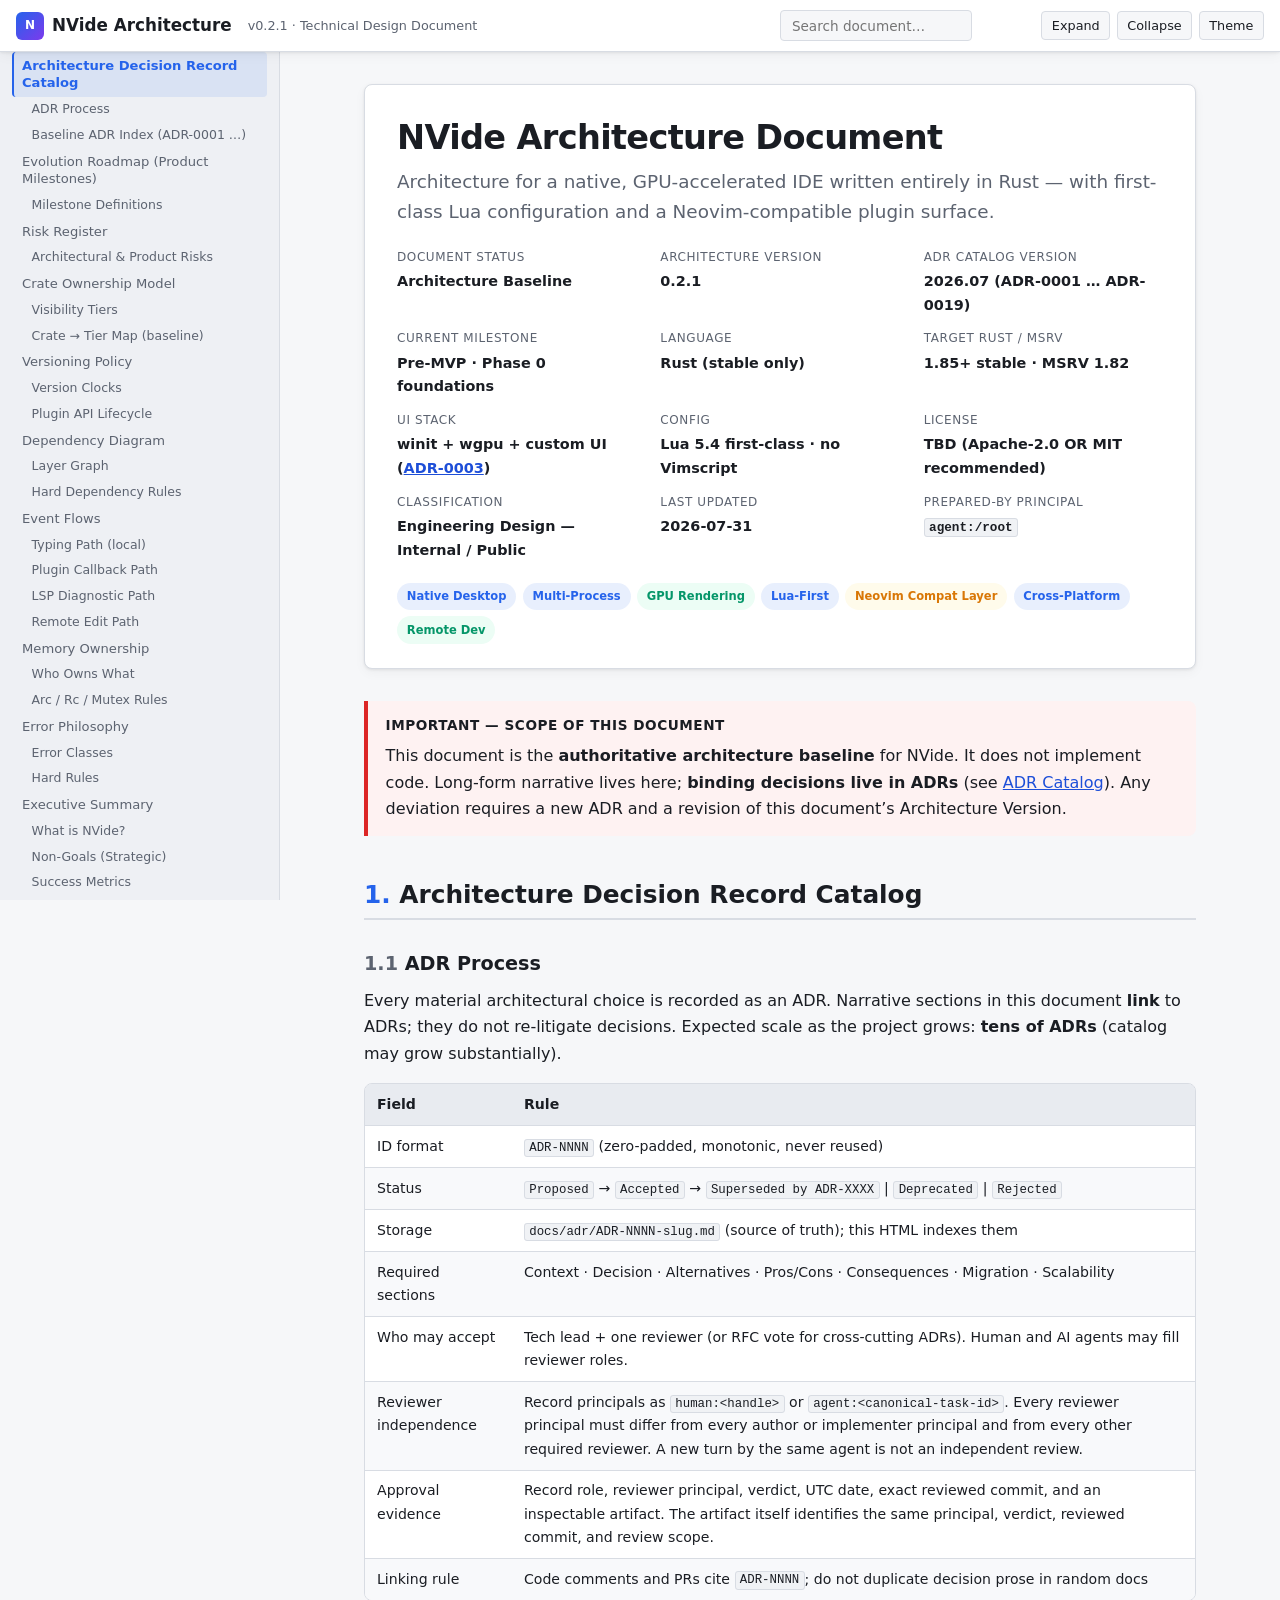
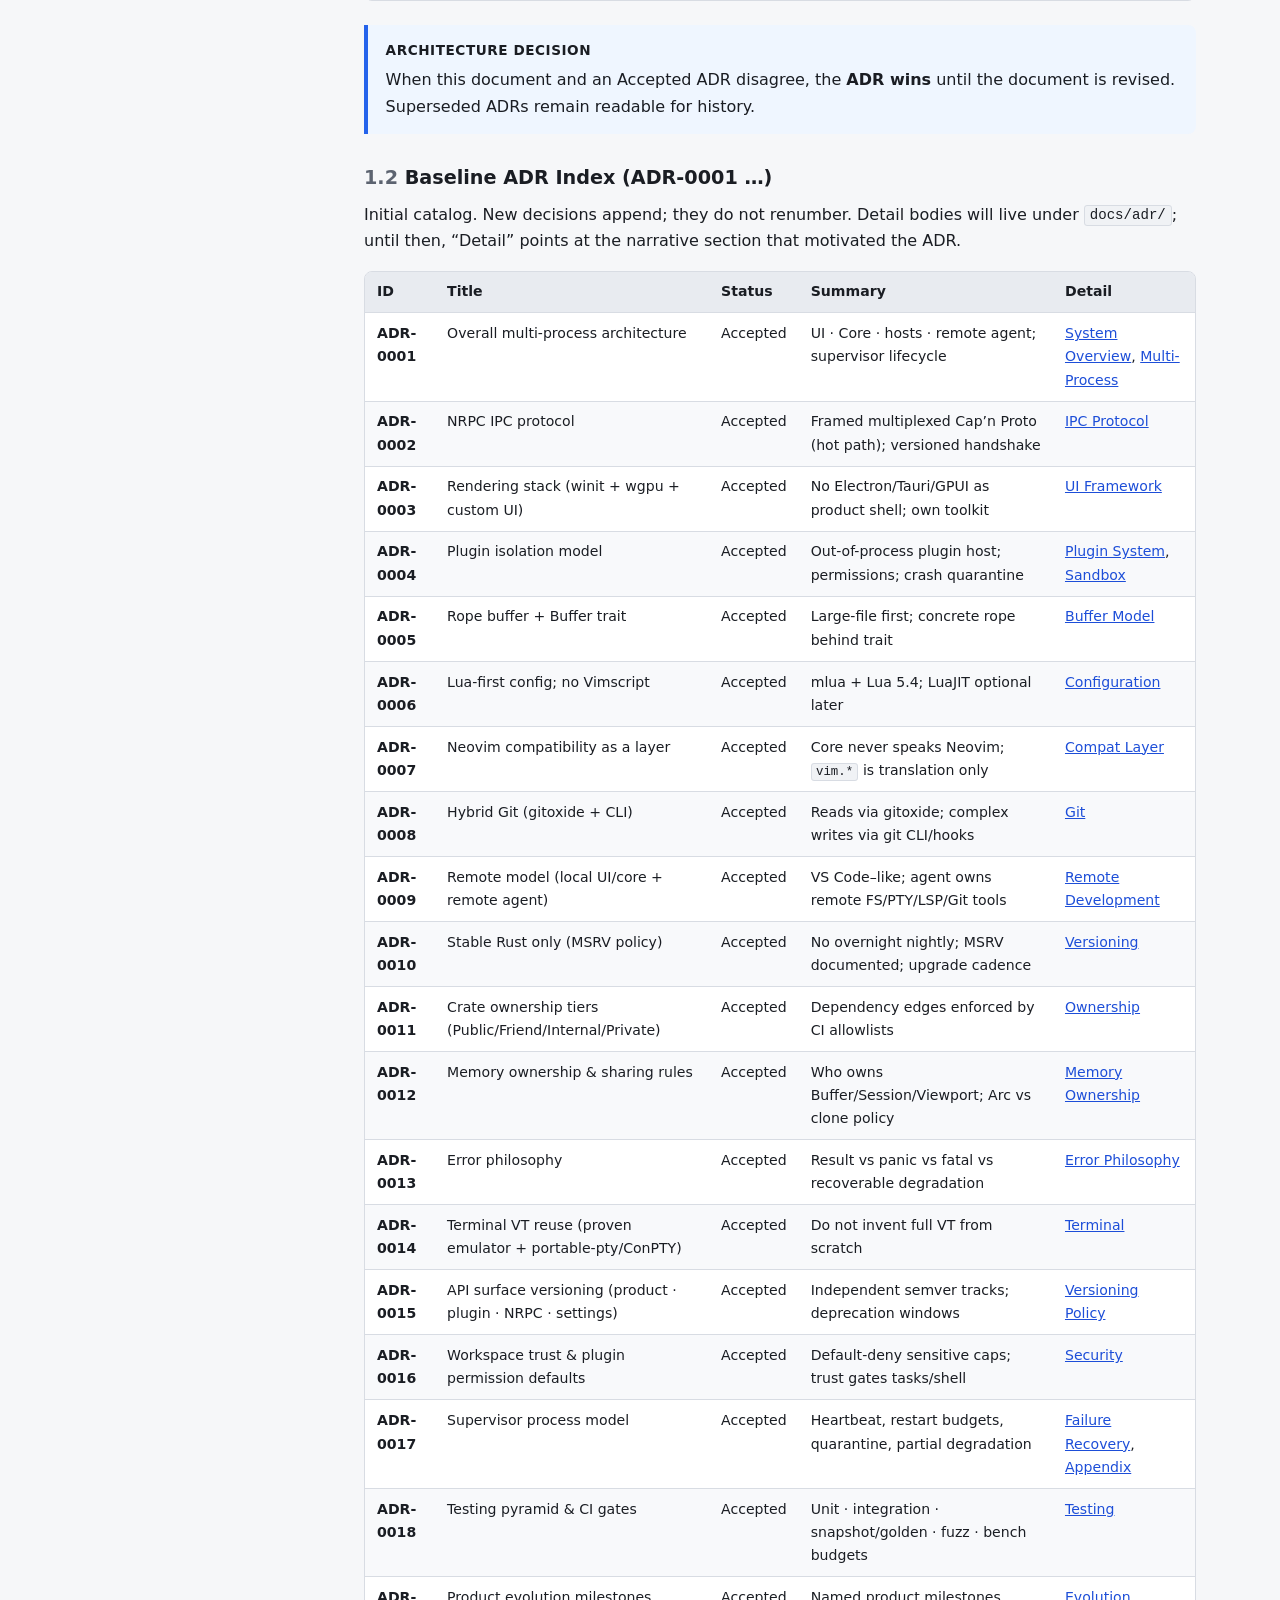
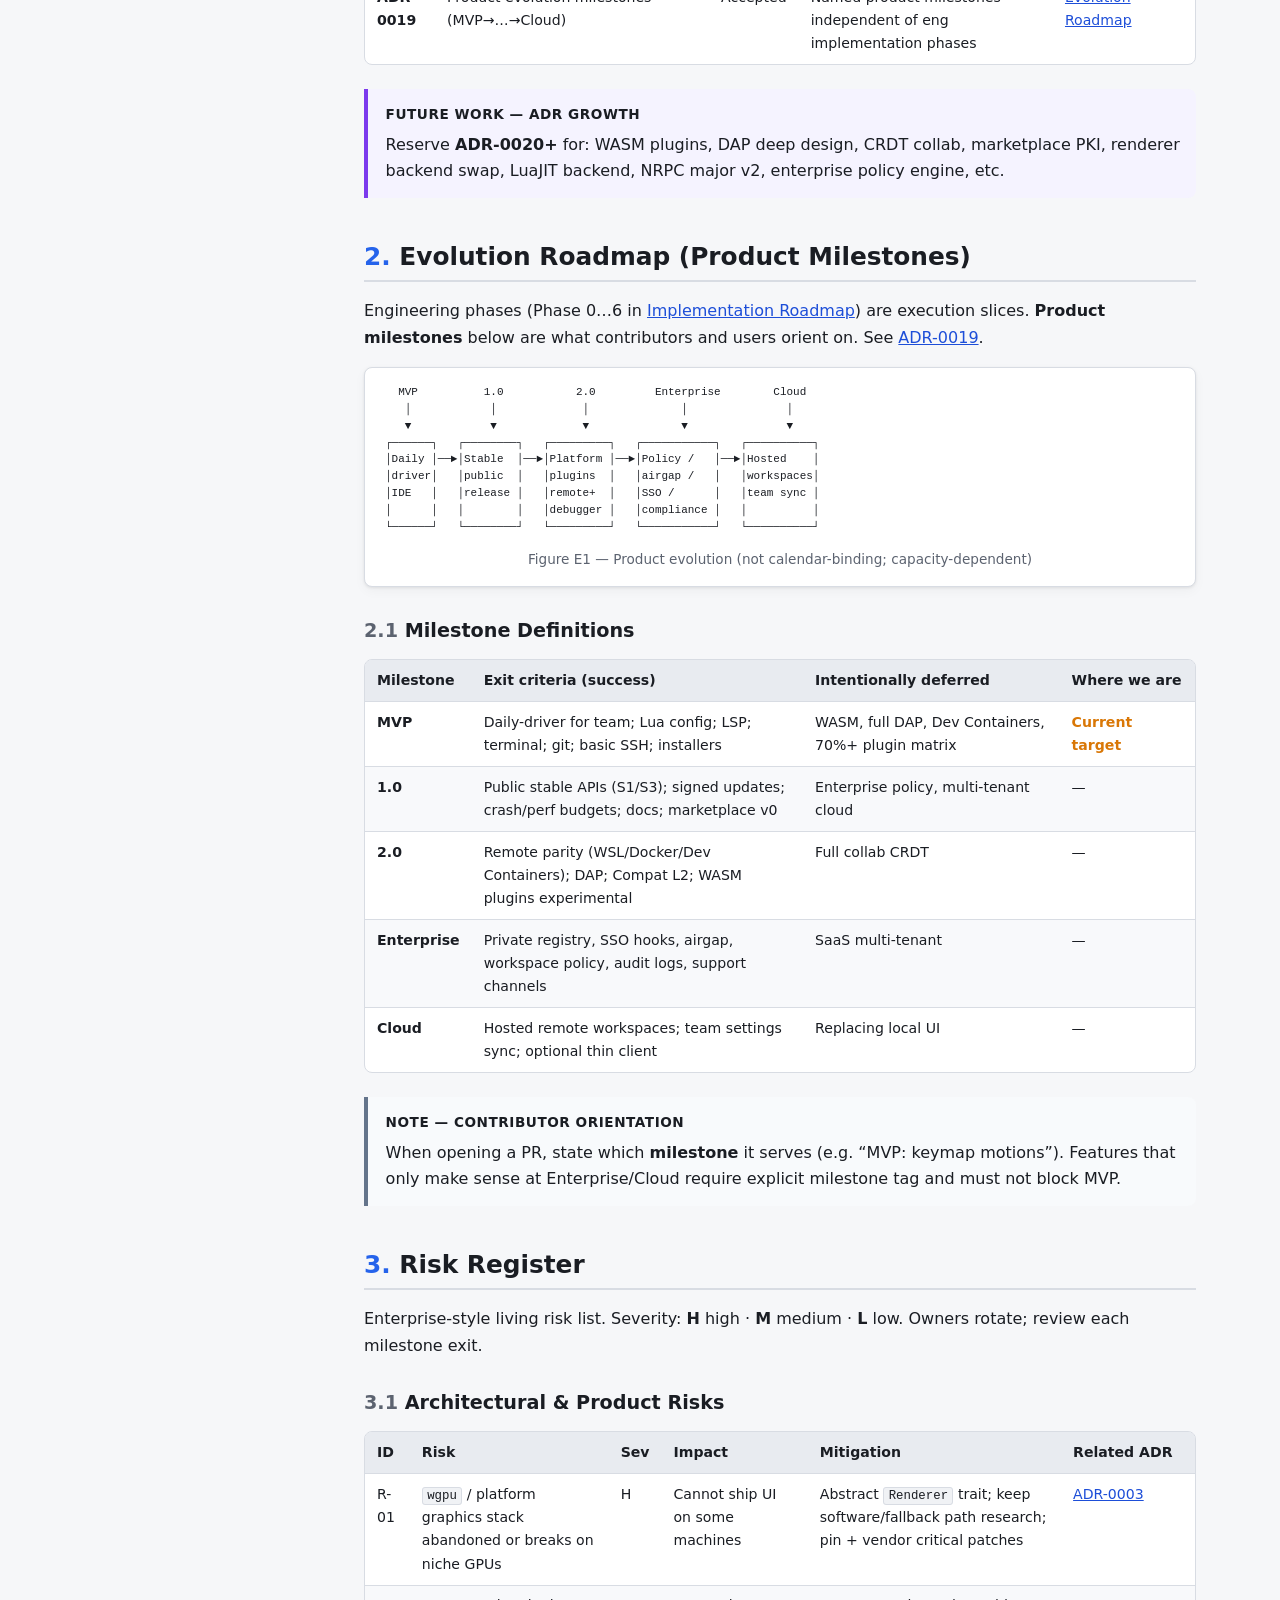
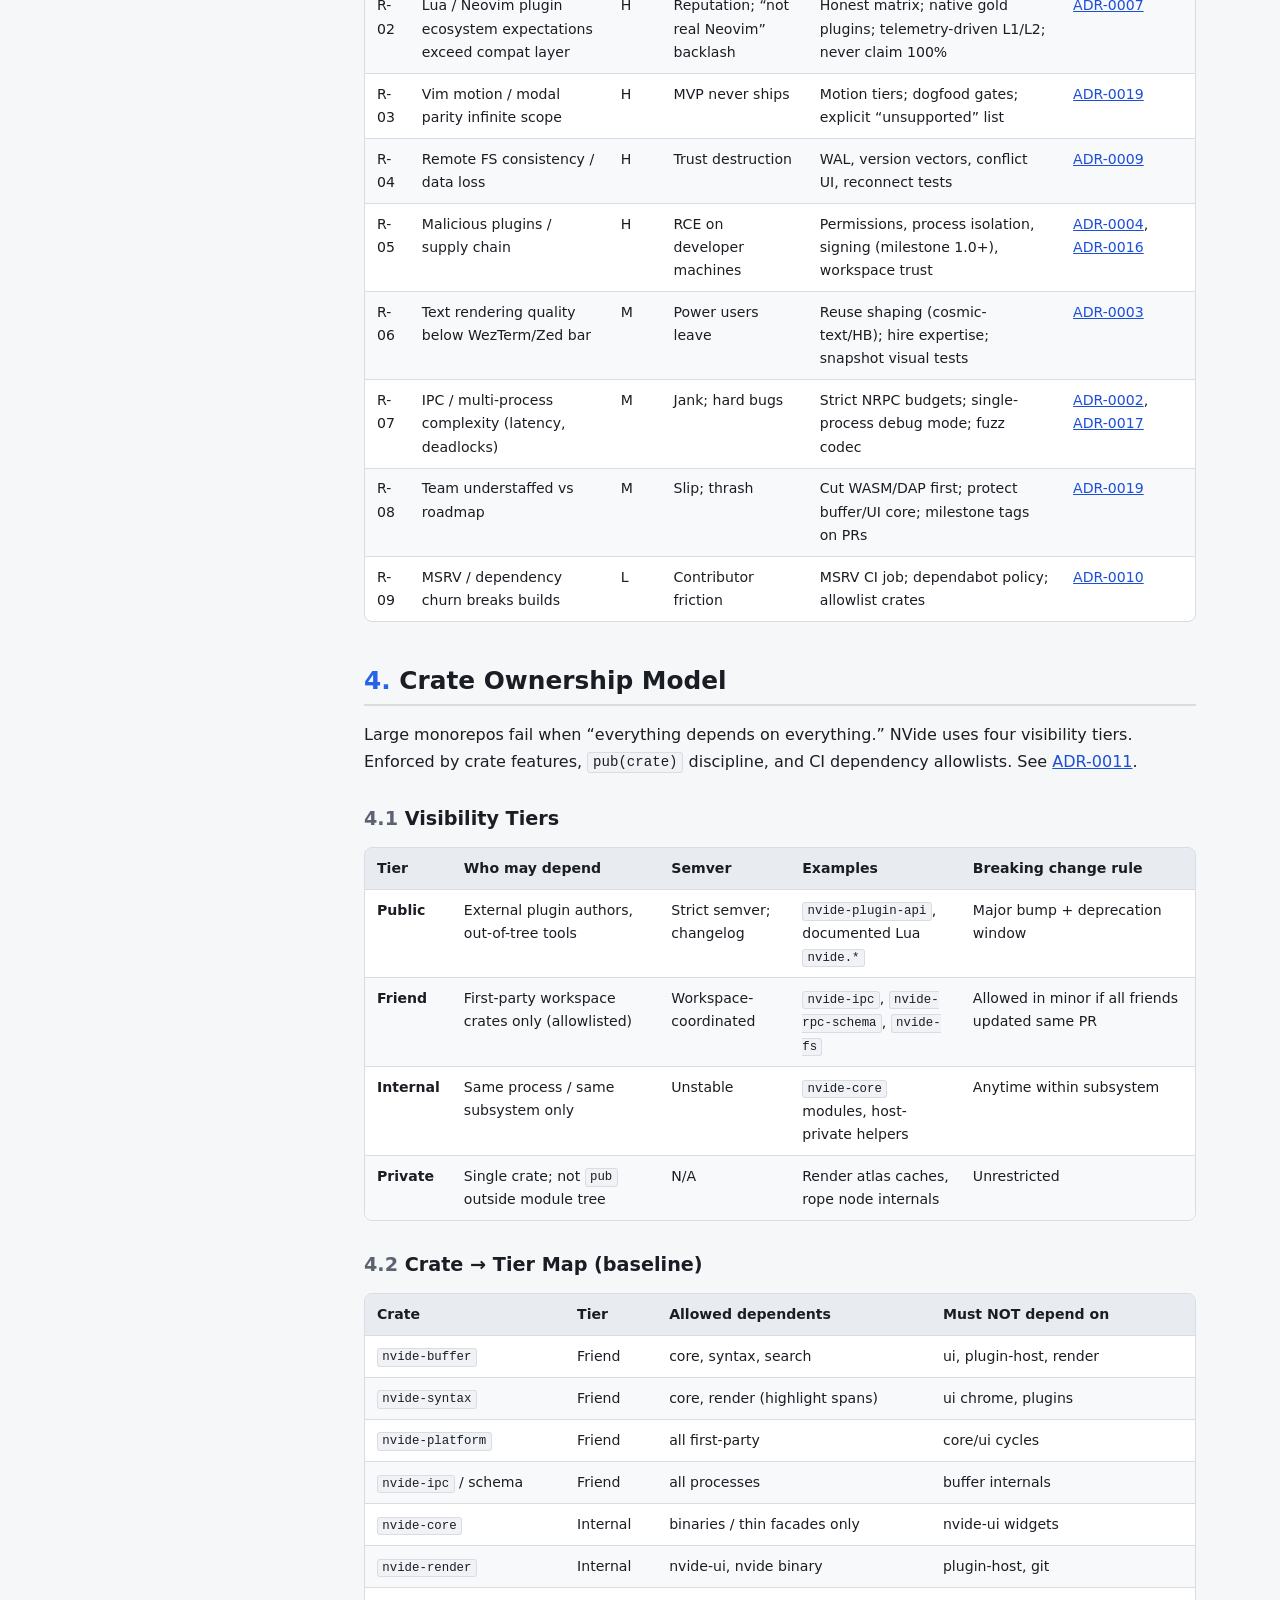
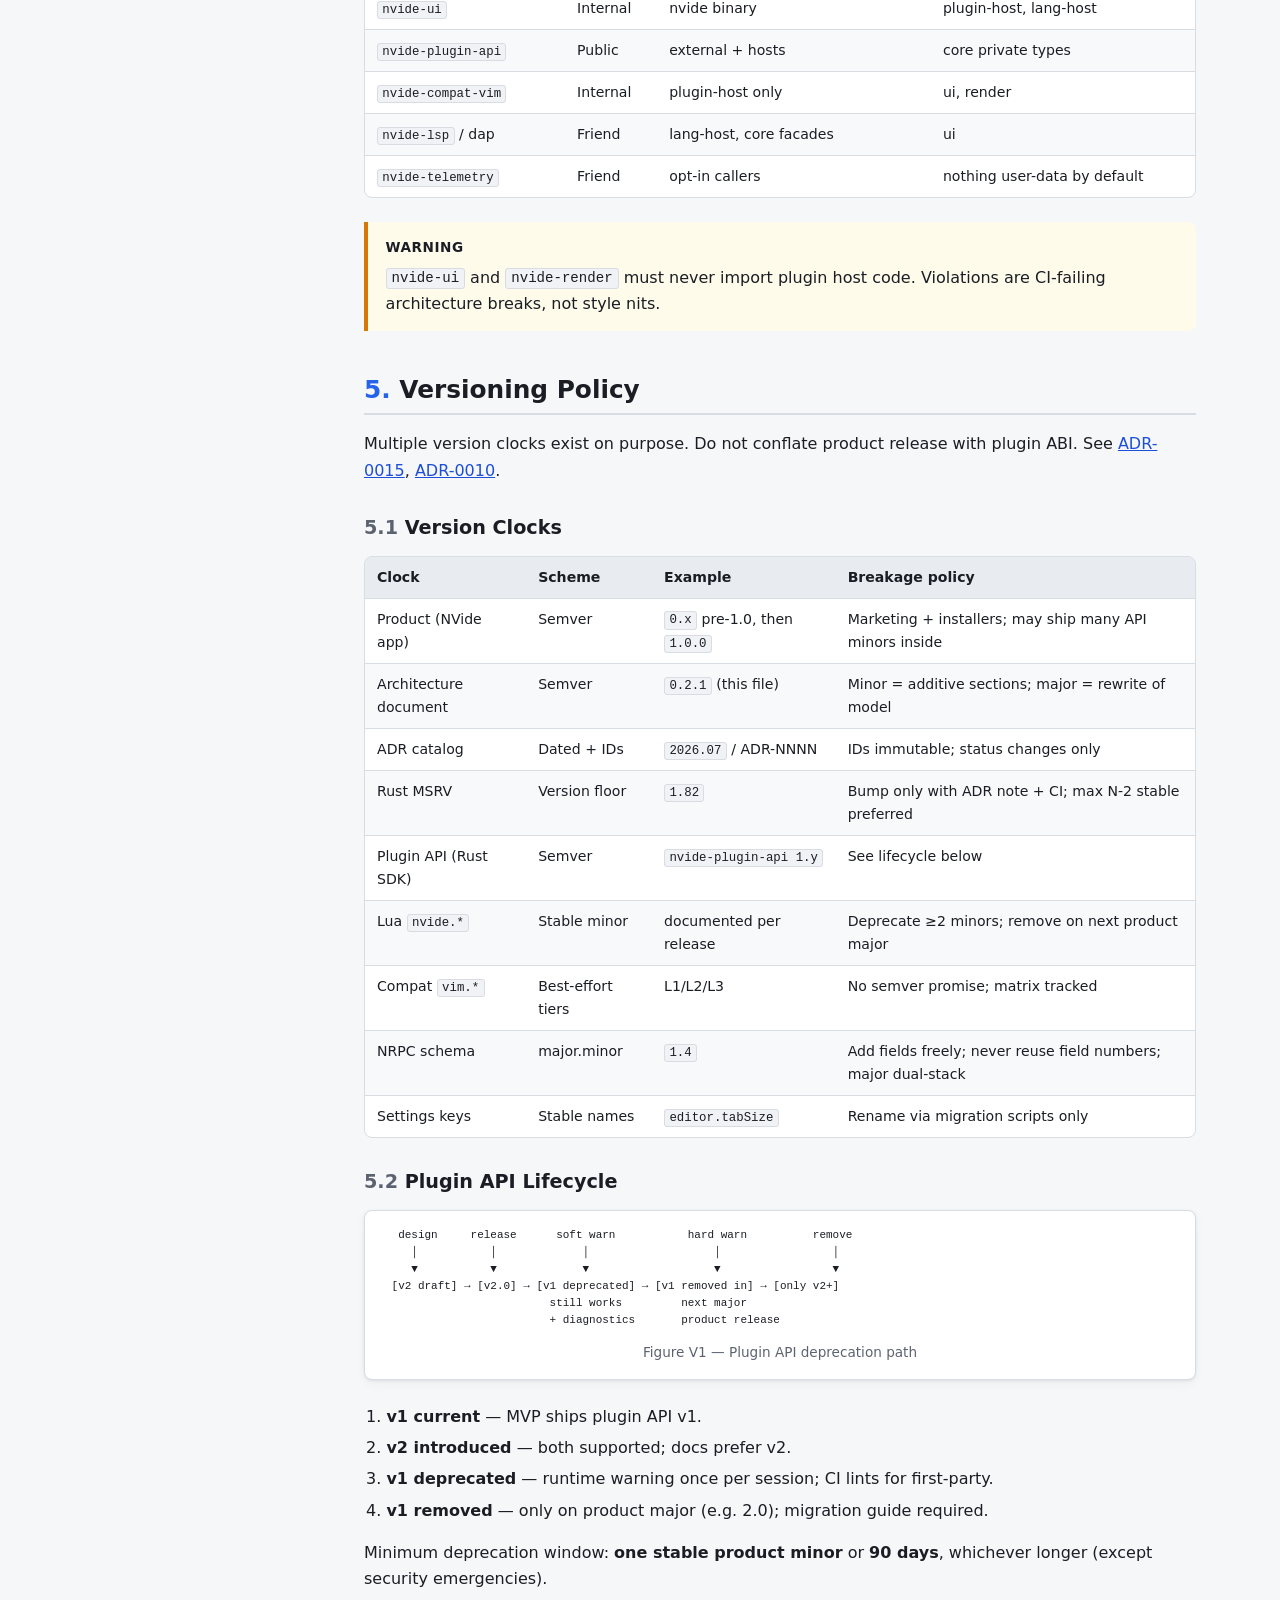
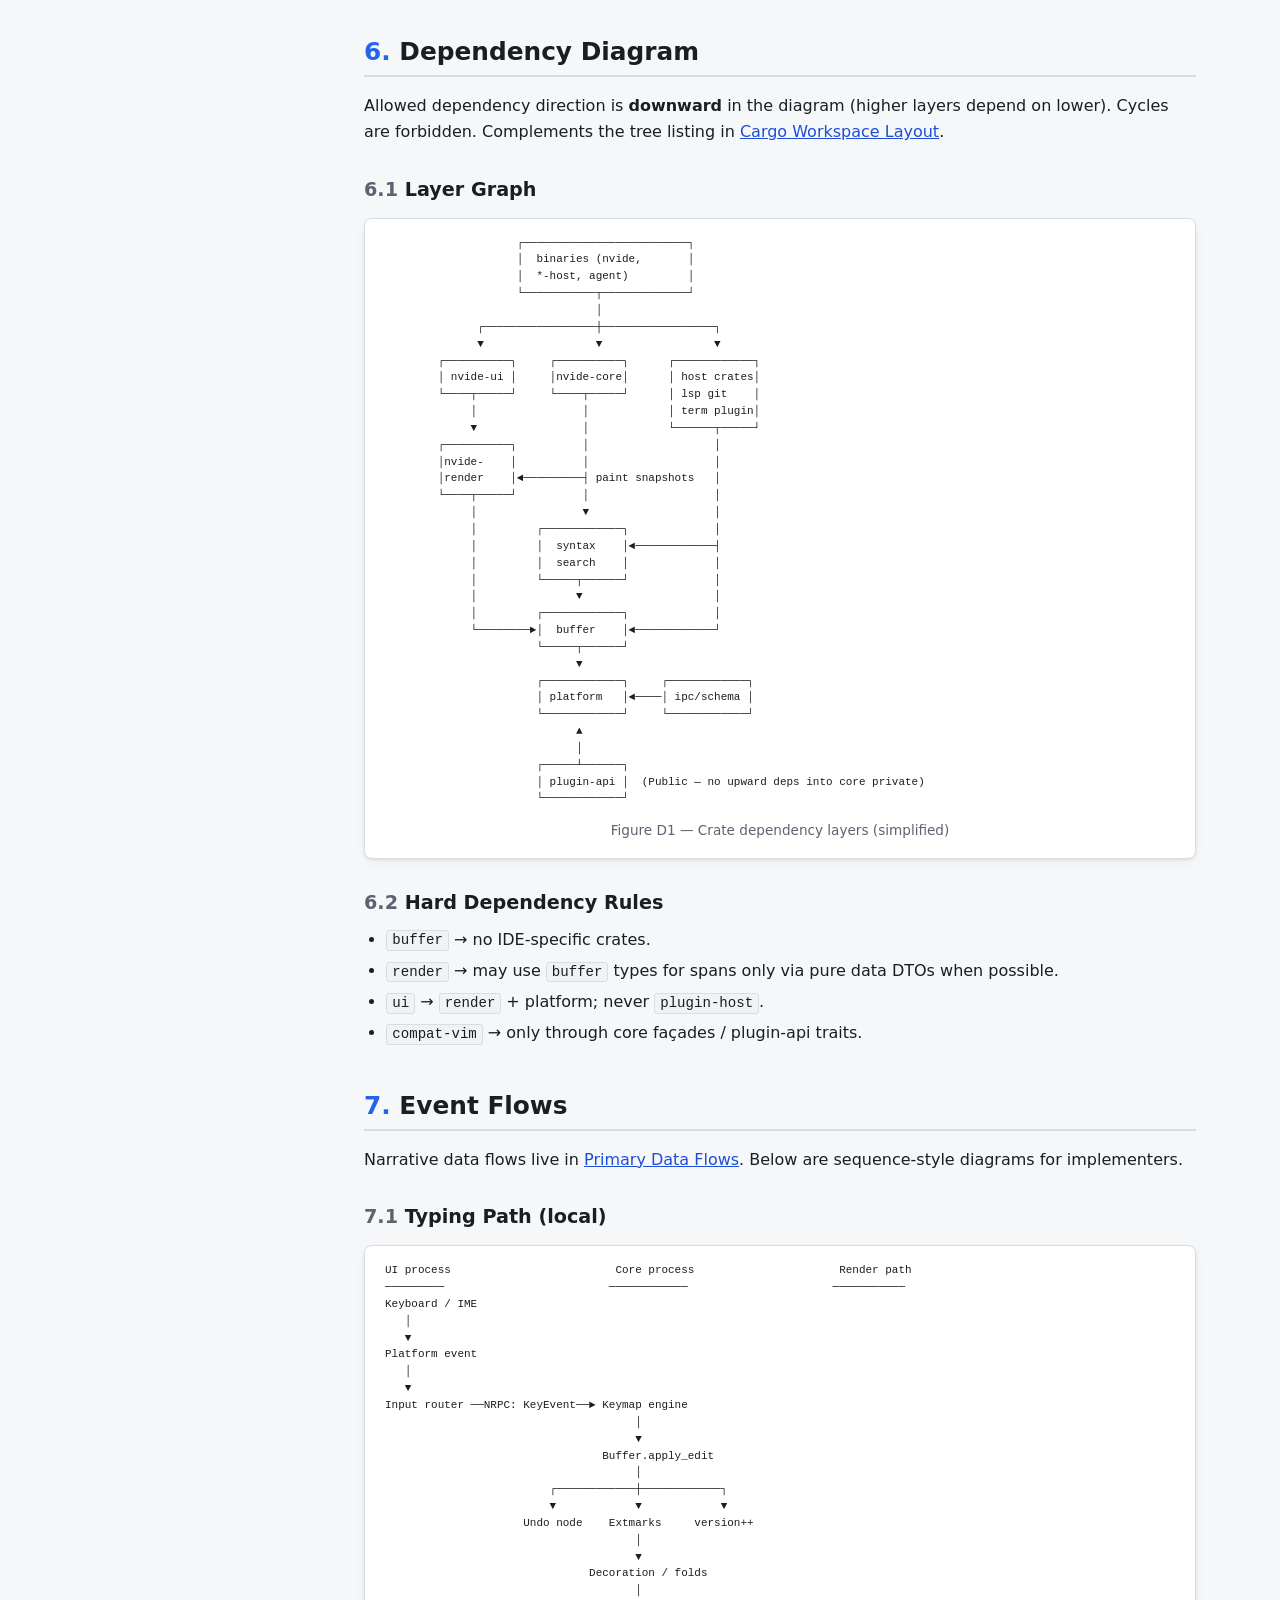
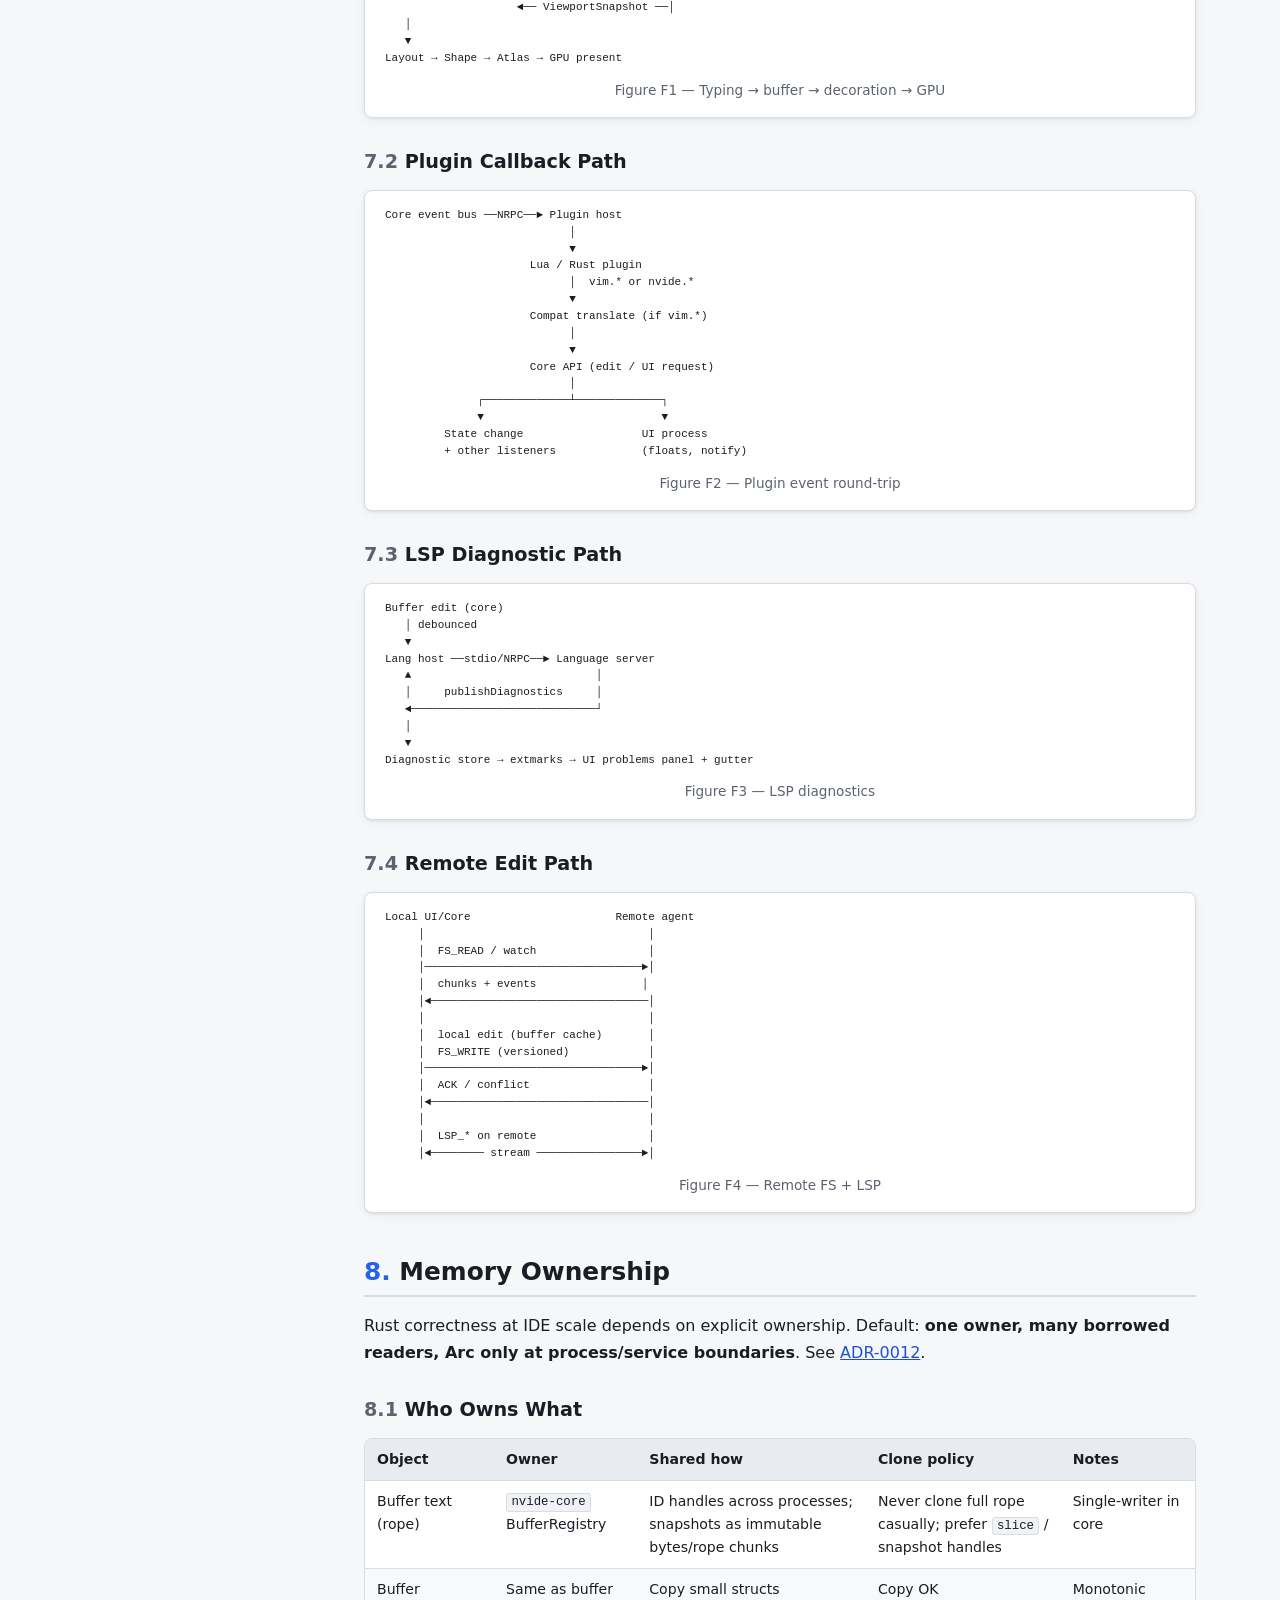
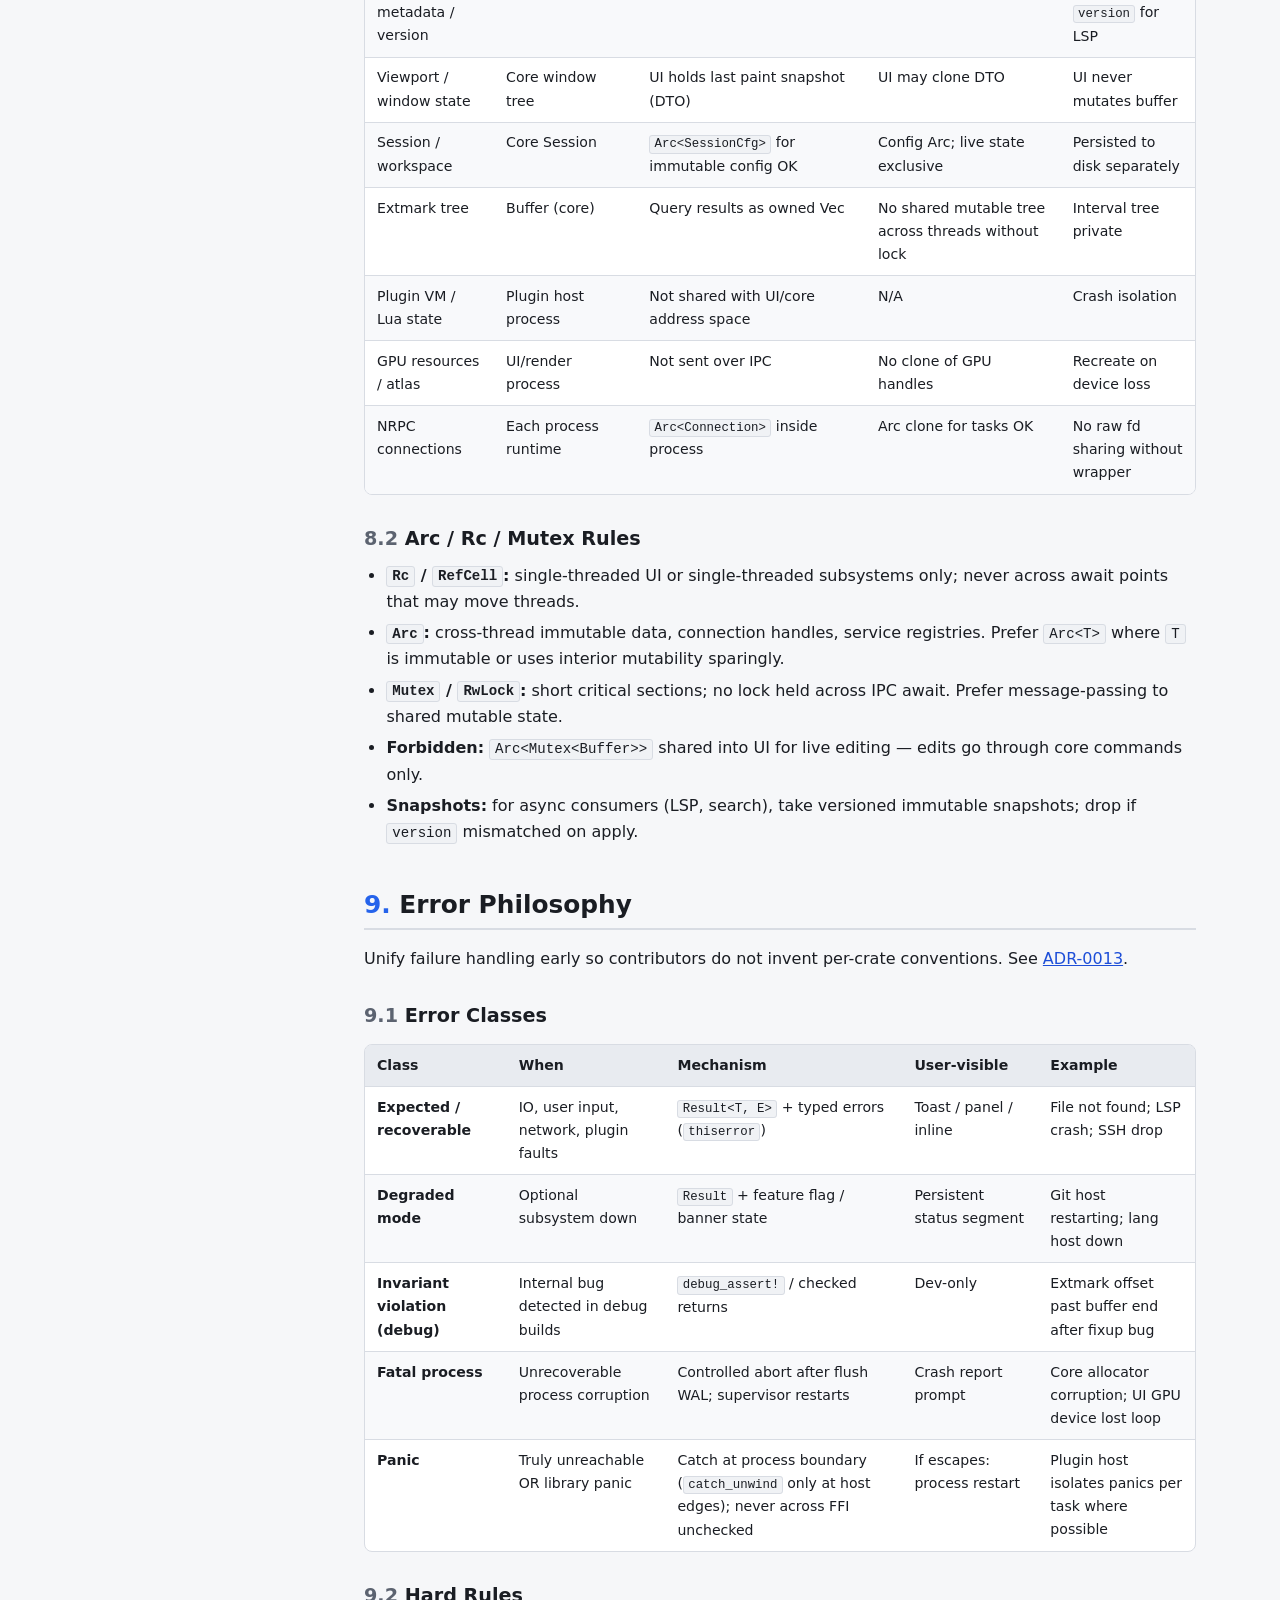
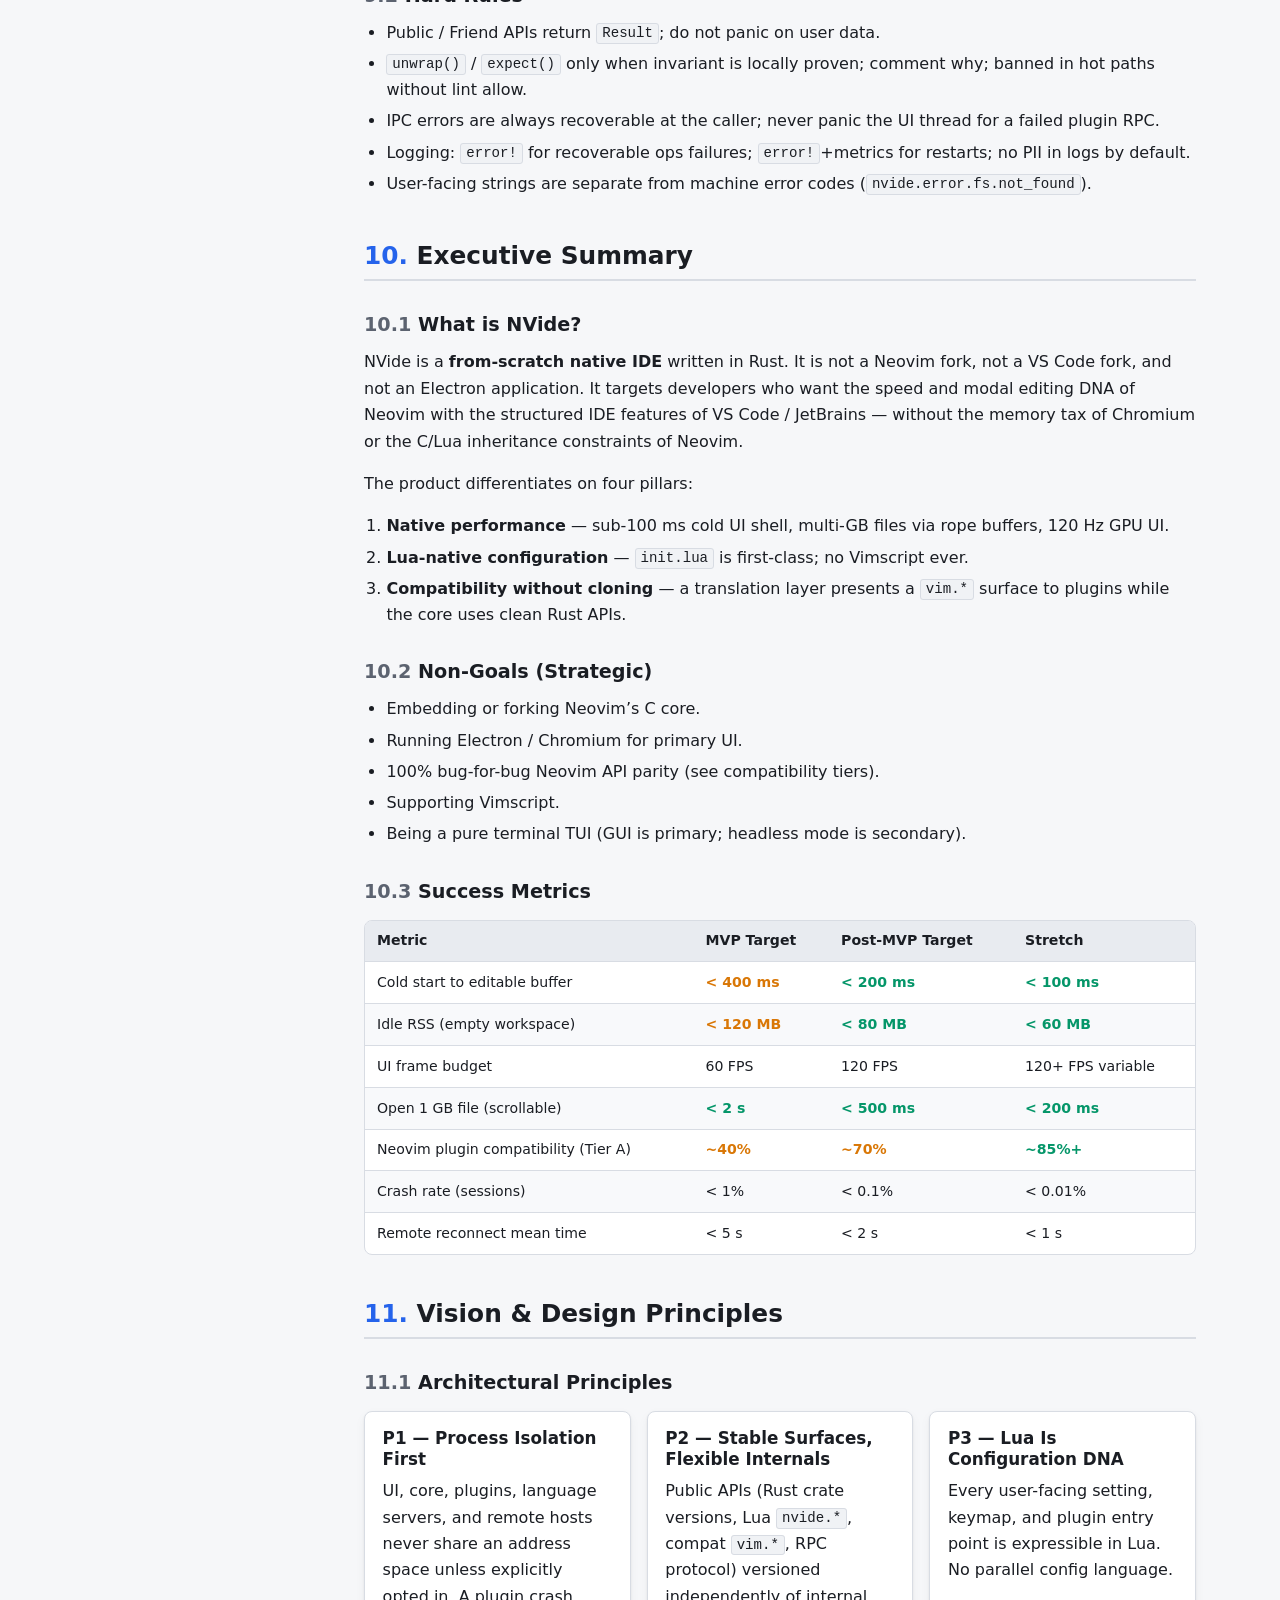
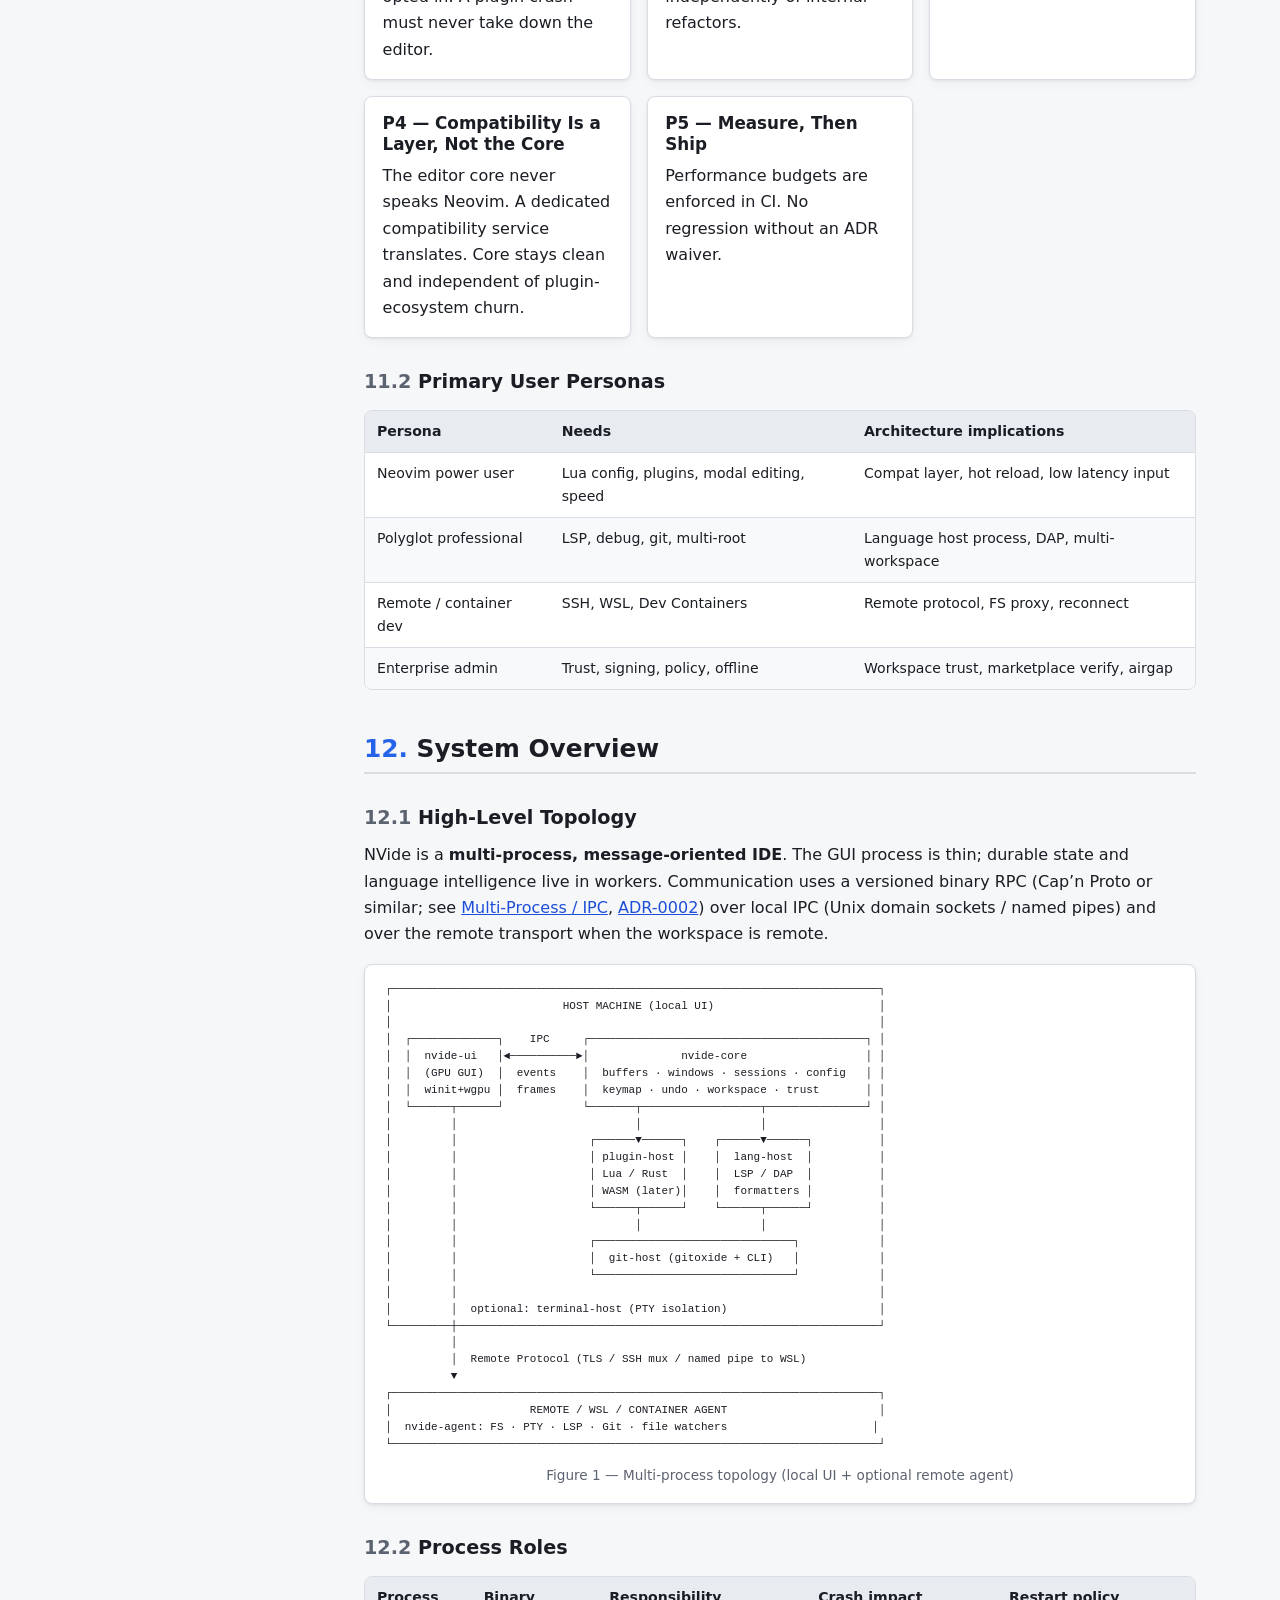
<file: docs/architecture.html>
<!doctype html>
<html lang="en">
  <head>
    <meta charset="UTF-8" />
    <meta name="viewport" content="width=device-width, initial-scale=1.0" />
    <meta
      name="description"
      content="NVide — Native Rust IDE Architecture Document."
    />
    <meta name="author" content="Chief Software Architect, NVide Project" />
    <title>NVide Architecture Document — Native Rust IDE</title>
    <link rel="stylesheet" href="assets/document.css" />
  </head>
  <body>
    <header class="doc-header">
      <button
        type="button"
        id="sidebar-toggle"
        class="icon-btn"
        aria-label="Toggle table of contents"
      >
        ☰
      </button>
      <a class="brand" href="#top">
        <span class="brand-mark">N</span>
        <span>NVide Architecture</span>
      </a>
      <span class="meta">v0.2.1 · Technical Design Document</span>
      <div class="spacer"></div>
      <div class="toolbar">
        <input
          type="search"
          id="search-input"
          placeholder="Search document…"
          aria-label="Search within document"
          autocomplete="off"
        />
        <span id="search-count" aria-live="polite"></span>
        <button type="button" id="btn-expand" title="Expand all sections">
          Expand
        </button>
        <button type="button" id="btn-collapse" title="Collapse all sections">
          Collapse
        </button>
        <button
          type="button"
          id="theme-toggle"
          title="Toggle theme"
          aria-label="Toggle light/dark theme"
        >
          Theme
        </button>
      </div>
    </header>

    <div class="layout">
      <aside class="sidebar" id="sidebar" aria-label="Table of contents">
        <h2>Contents</h2>
        <nav id="toc-nav"><ul id="toc"></ul></nav>
      </aside>

      <div class="content-wrap">
        <main id="top">

          <div class="cover">
            <h1>NVide Architecture Document</h1>
            <p class="subtitle">
              Architecture for a native, GPU-accelerated IDE written entirely in
              Rust — with first-class Lua configuration and a Neovim-compatible
              plugin surface.
            </p>
            <dl class="cover-grid">
              <div>
                <dt>Document Status</dt>
                <dd>Architecture Baseline</dd>
              </div>
              <div>
                <dt>Architecture Version</dt>
                <dd>0.2.1</dd>
              </div>
              <div>
                <dt>ADR Catalog Version</dt>
                <dd>2026.07 (ADR-0001 … ADR-0019)</dd>
              </div>
              <div>
                <dt>Current Milestone</dt>
                <dd>Pre-MVP · Phase 0 foundations</dd>
              </div>
              <div>
                <dt>Language</dt>
                <dd>Rust (stable only)</dd>
              </div>
              <div>
                <dt>Target Rust / MSRV</dt>
                <dd>1.85+ stable · MSRV 1.82</dd>
              </div>
              <div>
                <dt>UI Stack</dt>
                <dd>
                  winit + wgpu + custom UI (<a href="#adr-0003">ADR-0003</a>)
                </dd>
              </div>
              <div>
                <dt>Config</dt>
                <dd>Lua 5.4 first-class · no Vimscript</dd>
              </div>
              <div>
                <dt>License</dt>
                <dd>TBD (Apache-2.0 OR MIT recommended)</dd>
              </div>
              <div>
                <dt>Classification</dt>
                <dd>Engineering Design — Internal / Public</dd>
              </div>
              <div>
                <dt>Last Updated</dt>
                <dd>2026-07-31</dd>
              </div>
              <div>
                <dt>Prepared-by principal</dt>
                <dd><code>agent:/root</code></dd>
              </div>
            </dl>
            <div class="badge-row">
              <span class="badge">Native Desktop</span>
              <span class="badge">Multi-Process</span>
              <span class="badge alt">GPU Rendering</span>
              <span class="badge">Lua-First</span>
              <span class="badge warn">Neovim Compat Layer</span>
              <span class="badge">Cross-Platform</span>
              <span class="badge alt">Remote Dev</span>
            </div>
          </div>

          <div class="callout important">
            <div class="callout-title">Important — Scope of this document</div>
            <p>
              This document is the
              <strong>authoritative architecture baseline</strong> for NVide. It
              does not implement code. Long-form narrative lives here;
              <strong>binding decisions live in ADRs</strong> (see
              <a href="#adr-catalog">ADR Catalog</a>). Any deviation requires a
              new ADR and a revision of this document’s Architecture Version.
            </p>
          </div>


          <section>
            <h2 id="adr-catalog">Architecture Decision Record Catalog</h2>

            <article>
              <h3 id="adr-process">ADR Process</h3>
              <p>
                Every material architectural choice is recorded as an ADR.
                Narrative sections in this document <strong>link</strong> to
                ADRs; they do not re-litigate decisions. Expected scale as the
                project grows: <strong>tens of ADRs</strong> (catalog may grow
                substantially).
              </p>
              <div class="table-wrap">
                <table>
                  <thead>
                    <tr>
                      <th>Field</th>
                      <th>Rule</th>
                    </tr>
                  </thead>
                  <tbody>
                    <tr>
                      <td>ID format</td>
                      <td>
                        <code>ADR-NNNN</code> (zero-padded, monotonic, never
                        reused)
                      </td>
                    </tr>
                    <tr>
                      <td>Status</td>
                      <td>
                        <code>Proposed</code> → <code>Accepted</code> →
                        <code>Superseded by ADR-XXXX</code> |
                        <code>Deprecated</code> | <code>Rejected</code>
                      </td>
                    </tr>
                    <tr>
                      <td>Storage</td>
                      <td>
                        <code>docs/adr/ADR-NNNN-slug.md</code> (source of
                        truth); this HTML indexes them
                      </td>
                    </tr>
                    <tr>
                      <td>Required sections</td>
                      <td>
                        Context · Decision · Alternatives · Pros/Cons ·
                        Consequences · Migration · Scalability
                      </td>
                    </tr>
                    <tr>
                      <td>Who may accept</td>
                      <td>
                        Tech lead + one reviewer (or RFC vote for cross-cutting
                        ADRs). Human and AI agents may fill reviewer roles.
                      </td>
                    </tr>
                    <tr>
                      <td>Reviewer independence</td>
                      <td>
                        Record principals as <code>human:&lt;handle&gt;</code> or
                        <code>agent:&lt;canonical-task-id&gt;</code>. Every reviewer
                        principal must differ from every author or implementer
                        principal and from every other required reviewer. A new
                        turn by the same agent is not an independent review.
                      </td>
                    </tr>
                    <tr>
                      <td>Approval evidence</td>
                      <td>
                        Record role, reviewer principal, verdict, UTC date,
                        exact reviewed commit, and an inspectable artifact. The
                        artifact itself identifies the same principal, verdict,
                        reviewed commit, and review scope.
                      </td>
                    </tr>
                    <tr>
                      <td>Linking rule</td>
                      <td>
                        Code comments and PRs cite <code>ADR-NNNN</code>; do not
                        duplicate decision prose in random docs
                      </td>
                    </tr>
                  </tbody>
                </table>
              </div>
              <div class="callout architecture">
                <div class="callout-title">Architecture Decision</div>
                <p>
                  When this document and an Accepted ADR disagree, the
                  <strong>ADR wins</strong> until the document is revised.
                  Superseded ADRs remain readable for history.
                </p>
              </div>
            </article>

            <article>
              <h3 id="adr-index-table">Baseline ADR Index (ADR-0001 …)</h3>
              <p>
                Initial catalog. New decisions append; they do not renumber.
                Detail bodies will live under <code>docs/adr/</code>; until
                then, “Detail” points at the narrative section that motivated
                the ADR.
              </p>
              <div class="table-wrap">
                <table>
                  <thead>
                    <tr>
                      <th>ID</th>
                      <th>Title</th>
                      <th>Status</th>
                      <th>Summary</th>
                      <th>Detail</th>
                    </tr>
                  </thead>
                  <tbody>
                    <tr>
                      <td id="adr-0001"><strong>ADR-0001</strong></td>
                      <td>Overall multi-process architecture</td>
                      <td>Accepted</td>
                      <td>
                        UI · Core · hosts · remote agent; supervisor lifecycle
                      </td>
                      <td>
                        <a href="#system-overview">System Overview</a>,
                        <a href="#multiprocess">Multi-Process</a>
                      </td>
                    </tr>
                    <tr>
                      <td id="adr-0002"><strong>ADR-0002</strong></td>
                      <td>NRPC IPC protocol</td>
                      <td>Accepted</td>
                      <td>
                        Framed multiplexed Cap’n Proto (hot path); versioned
                        handshake
                      </td>
                      <td><a href="#ipc-protocol">IPC Protocol</a></td>
                    </tr>
                    <tr>
                      <td id="adr-0003"><strong>ADR-0003</strong></td>
                      <td>Rendering stack (winit + wgpu + custom UI)</td>
                      <td>Accepted</td>
                      <td>
                        No Electron/Tauri/GPUI as product shell; own toolkit
                      </td>
                      <td><a href="#ui-framework">UI Framework</a></td>
                    </tr>
                    <tr>
                      <td id="adr-0004"><strong>ADR-0004</strong></td>
                      <td>Plugin isolation model</td>
                      <td>Accepted</td>
                      <td>
                        Out-of-process plugin host; permissions; crash
                        quarantine
                      </td>
                      <td>
                        <a href="#plugins">Plugin System</a>,
                        <a href="#plugin-sandbox">Sandbox</a>
                      </td>
                    </tr>
                    <tr>
                      <td id="adr-0005"><strong>ADR-0005</strong></td>
                      <td>Rope buffer + Buffer trait</td>
                      <td>Accepted</td>
                      <td>Large-file first; concrete rope behind trait</td>
                      <td><a href="#buffer">Buffer Model</a></td>
                    </tr>
                    <tr>
                      <td id="adr-0006"><strong>ADR-0006</strong></td>
                      <td>Lua-first config; no Vimscript</td>
                      <td>Accepted</td>
                      <td>mlua + Lua 5.4; LuaJIT optional later</td>
                      <td><a href="#configuration">Configuration</a></td>
                    </tr>
                    <tr>
                      <td id="adr-0007"><strong>ADR-0007</strong></td>
                      <td>Neovim compatibility as a layer</td>
                      <td>Accepted</td>
                      <td>
                        Core never speaks Neovim; <code>vim.*</code> is
                        translation only
                      </td>
                      <td><a href="#neovim-compat">Compat Layer</a></td>
                    </tr>
                    <tr>
                      <td id="adr-0008"><strong>ADR-0008</strong></td>
                      <td>Hybrid Git (gitoxide + CLI)</td>
                      <td>Accepted</td>
                      <td>
                        Reads via gitoxide; complex writes via git CLI/hooks
                      </td>
                      <td><a href="#git">Git</a></td>
                    </tr>
                    <tr>
                      <td id="adr-0009"><strong>ADR-0009</strong></td>
                      <td>Remote model (local UI/core + remote agent)</td>
                      <td>Accepted</td>
                      <td>
                        VS Code–like; agent owns remote FS/PTY/LSP/Git tools
                      </td>
                      <td><a href="#remote">Remote Development</a></td>
                    </tr>
                    <tr>
                      <td id="adr-0010"><strong>ADR-0010</strong></td>
                      <td>Stable Rust only (MSRV policy)</td>
                      <td>Accepted</td>
                      <td>
                        No overnight nightly; MSRV documented; upgrade cadence
                      </td>
                      <td><a href="#versioning-policy">Versioning</a></td>
                    </tr>
                    <tr>
                      <td id="adr-0011"><strong>ADR-0011</strong></td>
                      <td>
                        Crate ownership tiers (Public/Friend/Internal/Private)
                      </td>
                      <td>Accepted</td>
                      <td>Dependency edges enforced by CI allowlists</td>
                      <td><a href="#crate-ownership">Ownership</a></td>
                    </tr>
                    <tr>
                      <td id="adr-0012"><strong>ADR-0012</strong></td>
                      <td>Memory ownership &amp; sharing rules</td>
                      <td>Accepted</td>
                      <td>
                        Who owns Buffer/Session/Viewport; Arc vs clone policy
                      </td>
                      <td><a href="#memory-ownership">Memory Ownership</a></td>
                    </tr>
                    <tr>
                      <td id="adr-0013"><strong>ADR-0013</strong></td>
                      <td>Error philosophy</td>
                      <td>Accepted</td>
                      <td>
                        Result vs panic vs fatal vs recoverable degradation
                      </td>
                      <td><a href="#error-philosophy">Error Philosophy</a></td>
                    </tr>
                    <tr>
                      <td id="adr-0014"><strong>ADR-0014</strong></td>
                      <td>
                        Terminal VT reuse (proven emulator +
                        portable-pty/ConPTY)
                      </td>
                      <td>Accepted</td>
                      <td>Do not invent full VT from scratch</td>
                      <td><a href="#terminal">Terminal</a></td>
                    </tr>
                    <tr>
                      <td id="adr-0015"><strong>ADR-0015</strong></td>
                      <td>
                        API surface versioning (product · plugin · NRPC ·
                        settings)
                      </td>
                      <td>Accepted</td>
                      <td>Independent semver tracks; deprecation windows</td>
                      <td>
                        <a href="#versioning-policy">Versioning Policy</a>
                      </td>
                    </tr>
                    <tr>
                      <td id="adr-0016"><strong>ADR-0016</strong></td>
                      <td>Workspace trust &amp; plugin permission defaults</td>
                      <td>Accepted</td>
                      <td>
                        Default-deny sensitive caps; trust gates tasks/shell
                      </td>
                      <td><a href="#security">Security</a></td>
                    </tr>
                    <tr>
                      <td id="adr-0017"><strong>ADR-0017</strong></td>
                      <td>Supervisor process model</td>
                      <td>Accepted</td>
                      <td>
                        Heartbeat, restart budgets, quarantine, partial
                        degradation
                      </td>
                      <td>
                        <a href="#failure-recovery">Failure Recovery</a>,
                        <a href="#appendix-process-supervisor">Appendix</a>
                      </td>
                    </tr>
                    <tr>
                      <td id="adr-0018"><strong>ADR-0018</strong></td>
                      <td>Testing pyramid &amp; CI gates</td>
                      <td>Accepted</td>
                      <td>
                        Unit · integration · snapshot/golden · fuzz · bench
                        budgets
                      </td>
                      <td><a href="#testing">Testing</a></td>
                    </tr>
                    <tr>
                      <td id="adr-0019"><strong>ADR-0019</strong></td>
                      <td>Product evolution milestones (MVP→…→Cloud)</td>
                      <td>Accepted</td>
                      <td>
                        Named product milestones independent of eng
                        implementation phases
                      </td>
                      <td>
                        <a href="#evolution-roadmap">Evolution Roadmap</a>
                      </td>
                    </tr>
                  </tbody>
                </table>
              </div>
              <div class="callout future">
                <div class="callout-title">Future Work — ADR growth</div>
                <p>
                  Reserve <strong>ADR-0020+</strong> for: WASM plugins, DAP deep
                  design, CRDT collab, marketplace PKI, renderer backend swap,
                  LuaJIT backend, NRPC major v2, enterprise policy engine, etc.
                </p>
              </div>
            </article>
          </section>


          <section>
            <h2 id="evolution-roadmap">
              Evolution Roadmap (Product Milestones)
            </h2>
            <p>
              Engineering phases (Phase 0…6 in
              <a href="#roadmap">Implementation Roadmap</a>) are execution
              slices. <strong>Product milestones</strong> below are what
              contributors and users orient on. See
              <a href="#adr-0019">ADR-0019</a>.
            </p>

            <figure class="diagram" aria-label="Product evolution">
              <pre><code>  MVP          1.0           2.0         Enterprise        Cloud
   │            │             │              │               │
   ▼            ▼             ▼              ▼               ▼
┌──────┐   ┌────────┐   ┌─────────┐   ┌───────────┐   ┌──────────┐
│Daily │──►│Stable  │──►│Platform │──►│Policy /   │──►│Hosted    │
│driver│   │public  │   │plugins  │   │airgap /   │   │workspaces│
│IDE   │   │release │   │remote+  │   │SSO /      │   │team sync │
│      │   │        │   │debugger │   │compliance │   │          │
└──────┘   └────────┘   └─────────┘   └───────────┘   └──────────┘
</code></pre>
              <figcaption>
                Figure E1 — Product evolution (not calendar-binding;
                capacity-dependent)
              </figcaption>
            </figure>

            <article>
              <h3 id="milestone-definitions">Milestone Definitions</h3>
              <div class="table-wrap">
                <table>
                  <thead>
                    <tr>
                      <th>Milestone</th>
                      <th>Exit criteria (success)</th>
                      <th>Intentionally deferred</th>
                      <th>Where we are</th>
                    </tr>
                  </thead>
                  <tbody>
                    <tr>
                      <td><strong>MVP</strong></td>
                      <td>
                        Daily-driver for team; Lua config; LSP; terminal; git;
                        basic SSH; installers
                      </td>
                      <td>
                        WASM, full DAP, Dev Containers, 70%+ plugin matrix
                      </td>
                      <td class="mid">Current target</td>
                    </tr>
                    <tr>
                      <td><strong>1.0</strong></td>
                      <td>
                        Public stable APIs (S1/S3); signed updates; crash/perf
                        budgets; docs; marketplace v0
                      </td>
                      <td>Enterprise policy, multi-tenant cloud</td>
                      <td>—</td>
                    </tr>
                    <tr>
                      <td><strong>2.0</strong></td>
                      <td>
                        Remote parity (WSL/Docker/Dev Containers); DAP; Compat
                        L2; WASM plugins experimental
                      </td>
                      <td>Full collab CRDT</td>
                      <td>—</td>
                    </tr>
                    <tr>
                      <td><strong>Enterprise</strong></td>
                      <td>
                        Private registry, SSO hooks, airgap, workspace policy,
                        audit logs, support channels
                      </td>
                      <td>SaaS multi-tenant</td>
                      <td>—</td>
                    </tr>
                    <tr>
                      <td><strong>Cloud</strong></td>
                      <td>
                        Hosted remote workspaces; team settings sync; optional
                        thin client
                      </td>
                      <td>Replacing local UI</td>
                      <td>—</td>
                    </tr>
                  </tbody>
                </table>
              </div>
              <div class="callout note">
                <div class="callout-title">Note — Contributor orientation</div>
                <p>
                  When opening a PR, state which <strong>milestone</strong> it
                  serves (e.g. “MVP: keymap motions”). Features that only make
                  sense at Enterprise/Cloud require explicit milestone tag and
                  must not block MVP.
                </p>
              </div>
            </article>
          </section>


          <section>
            <h2 id="risk-register">Risk Register</h2>
            <p>
              Enterprise-style living risk list. Severity:
              <strong>H</strong> high · <strong>M</strong> medium ·
              <strong>L</strong> low. Owners rotate; review each milestone exit.
            </p>

            <article>
              <h3 id="risk-table">Architectural &amp; Product Risks</h3>
              <div class="table-wrap">
                <table>
                  <thead>
                    <tr>
                      <th>ID</th>
                      <th>Risk</th>
                      <th>Sev</th>
                      <th>Impact</th>
                      <th>Mitigation</th>
                      <th>Related ADR</th>
                    </tr>
                  </thead>
                  <tbody>
                    <tr>
                      <td>R-01</td>
                      <td>
                        <code>wgpu</code> / platform graphics stack abandoned or
                        breaks on niche GPUs
                      </td>
                      <td>H</td>
                      <td>Cannot ship UI on some machines</td>
                      <td>
                        Abstract <code>Renderer</code> trait; keep
                        software/fallback path research; pin + vendor critical
                        patches
                      </td>
                      <td><a href="#adr-0003">ADR-0003</a></td>
                    </tr>
                    <tr>
                      <td>R-02</td>
                      <td>
                        Lua / Neovim plugin ecosystem expectations exceed compat
                        layer
                      </td>
                      <td>H</td>
                      <td>Reputation; “not real Neovim” backlash</td>
                      <td>
                        Honest matrix; native gold plugins; telemetry-driven
                        L1/L2; never claim 100%
                      </td>
                      <td><a href="#adr-0007">ADR-0007</a></td>
                    </tr>
                    <tr>
                      <td>R-03</td>
                      <td>Vim motion / modal parity infinite scope</td>
                      <td>H</td>
                      <td>MVP never ships</td>
                      <td>
                        Motion tiers; dogfood gates; explicit “unsupported” list
                      </td>
                      <td><a href="#adr-0019">ADR-0019</a></td>
                    </tr>
                    <tr>
                      <td>R-04</td>
                      <td>Remote FS consistency / data loss</td>
                      <td>H</td>
                      <td>Trust destruction</td>
                      <td>
                        WAL, version vectors, conflict UI, reconnect tests
                      </td>
                      <td><a href="#adr-0009">ADR-0009</a></td>
                    </tr>
                    <tr>
                      <td>R-05</td>
                      <td>Malicious plugins / supply chain</td>
                      <td>H</td>
                      <td>RCE on developer machines</td>
                      <td>
                        Permissions, process isolation, signing (milestone
                        1.0+), workspace trust
                      </td>
                      <td>
                        <a href="#adr-0004">ADR-0004</a>,
                        <a href="#adr-0016">ADR-0016</a>
                      </td>
                    </tr>
                    <tr>
                      <td>R-06</td>
                      <td>Text rendering quality below WezTerm/Zed bar</td>
                      <td>M</td>
                      <td>Power users leave</td>
                      <td>
                        Reuse shaping (cosmic-text/HB); hire expertise; snapshot
                        visual tests
                      </td>
                      <td><a href="#adr-0003">ADR-0003</a></td>
                    </tr>
                    <tr>
                      <td>R-07</td>
                      <td>
                        IPC / multi-process complexity (latency, deadlocks)
                      </td>
                      <td>M</td>
                      <td>Jank; hard bugs</td>
                      <td>
                        Strict NRPC budgets; single-process debug mode; fuzz
                        codec
                      </td>
                      <td>
                        <a href="#adr-0002">ADR-0002</a>,
                        <a href="#adr-0017">ADR-0017</a>
                      </td>
                    </tr>
                    <tr>
                      <td>R-08</td>
                      <td>Team understaffed vs roadmap</td>
                      <td>M</td>
                      <td>Slip; thrash</td>
                      <td>
                        Cut WASM/DAP first; protect buffer/UI core; milestone
                        tags on PRs
                      </td>
                      <td><a href="#adr-0019">ADR-0019</a></td>
                    </tr>
                    <tr>
                      <td>R-09</td>
                      <td>MSRV / dependency churn breaks builds</td>
                      <td>L</td>
                      <td>Contributor friction</td>
                      <td>MSRV CI job; dependabot policy; allowlist crates</td>
                      <td><a href="#adr-0010">ADR-0010</a></td>
                    </tr>
                  </tbody>
                </table>
              </div>
            </article>
          </section>


          <section>
            <h2 id="crate-ownership">Crate Ownership Model</h2>
            <p>
              Large monorepos fail when “everything depends on everything.”
              NVide uses four visibility tiers. Enforced by crate features,
              <code>pub(crate)</code> discipline, and CI dependency allowlists.
              See <a href="#adr-0011">ADR-0011</a>.
            </p>

            <article>
              <h3 id="ownership-tiers">Visibility Tiers</h3>
              <div class="table-wrap">
                <table>
                  <thead>
                    <tr>
                      <th>Tier</th>
                      <th>Who may depend</th>
                      <th>Semver</th>
                      <th>Examples</th>
                      <th>Breaking change rule</th>
                    </tr>
                  </thead>
                  <tbody>
                    <tr>
                      <td><strong>Public</strong></td>
                      <td>External plugin authors, out-of-tree tools</td>
                      <td>Strict semver; changelog</td>
                      <td>
                        <code>nvide-plugin-api</code>, documented Lua
                        <code>nvide.*</code>
                      </td>
                      <td>Major bump + deprecation window</td>
                    </tr>
                    <tr>
                      <td><strong>Friend</strong></td>
                      <td>First-party workspace crates only (allowlisted)</td>
                      <td>Workspace-coordinated</td>
                      <td>
                        <code>nvide-ipc</code>, <code>nvide-rpc-schema</code>,
                        <code>nvide-fs</code>
                      </td>
                      <td>Allowed in minor if all friends updated same PR</td>
                    </tr>
                    <tr>
                      <td><strong>Internal</strong></td>
                      <td>Same process / same subsystem only</td>
                      <td>Unstable</td>
                      <td>
                        <code>nvide-core</code> modules, host-private helpers
                      </td>
                      <td>Anytime within subsystem</td>
                    </tr>
                    <tr>
                      <td><strong>Private</strong></td>
                      <td>
                        Single crate; not <code>pub</code> outside module tree
                      </td>
                      <td>N/A</td>
                      <td>Render atlas caches, rope node internals</td>
                      <td>Unrestricted</td>
                    </tr>
                  </tbody>
                </table>
              </div>
            </article>

            <article>
              <h3 id="crate-tier-map">Crate → Tier Map (baseline)</h3>
              <div class="table-wrap">
                <table>
                  <thead>
                    <tr>
                      <th>Crate</th>
                      <th>Tier</th>
                      <th>Allowed dependents</th>
                      <th>Must NOT depend on</th>
                    </tr>
                  </thead>
                  <tbody>
                    <tr>
                      <td><code>nvide-buffer</code></td>
                      <td>Friend</td>
                      <td>core, syntax, search</td>
                      <td>ui, plugin-host, render</td>
                    </tr>
                    <tr>
                      <td><code>nvide-syntax</code></td>
                      <td>Friend</td>
                      <td>core, render (highlight spans)</td>
                      <td>ui chrome, plugins</td>
                    </tr>
                    <tr>
                      <td><code>nvide-platform</code></td>
                      <td>Friend</td>
                      <td>all first-party</td>
                      <td>core/ui cycles</td>
                    </tr>
                    <tr>
                      <td><code>nvide-ipc</code> / schema</td>
                      <td>Friend</td>
                      <td>all processes</td>
                      <td>buffer internals</td>
                    </tr>
                    <tr>
                      <td><code>nvide-core</code></td>
                      <td>Internal</td>
                      <td>binaries / thin facades only</td>
                      <td>nvide-ui widgets</td>
                    </tr>
                    <tr>
                      <td><code>nvide-render</code></td>
                      <td>Internal</td>
                      <td>nvide-ui, nvide binary</td>
                      <td>plugin-host, git</td>
                    </tr>
                    <tr>
                      <td><code>nvide-ui</code></td>
                      <td>Internal</td>
                      <td>nvide binary</td>
                      <td>plugin-host, lang-host</td>
                    </tr>
                    <tr>
                      <td><code>nvide-plugin-api</code></td>
                      <td>Public</td>
                      <td>external + hosts</td>
                      <td>core private types</td>
                    </tr>
                    <tr>
                      <td><code>nvide-compat-vim</code></td>
                      <td>Internal</td>
                      <td>plugin-host only</td>
                      <td>ui, render</td>
                    </tr>
                    <tr>
                      <td><code>nvide-lsp</code> / dap</td>
                      <td>Friend</td>
                      <td>lang-host, core facades</td>
                      <td>ui</td>
                    </tr>
                    <tr>
                      <td><code>nvide-telemetry</code></td>
                      <td>Friend</td>
                      <td>opt-in callers</td>
                      <td>nothing user-data by default</td>
                    </tr>
                  </tbody>
                </table>
              </div>
              <div class="callout warning">
                <div class="callout-title">Warning</div>
                <p>
                  <code>nvide-ui</code> and <code>nvide-render</code> must never
                  import plugin host code. Violations are CI-failing
                  architecture breaks, not style nits.
                </p>
              </div>
            </article>
          </section>


          <section>
            <h2 id="versioning-policy">Versioning Policy</h2>
            <p>
              Multiple version clocks exist on purpose. Do not conflate product
              release with plugin ABI. See <a href="#adr-0015">ADR-0015</a>,
              <a href="#adr-0010">ADR-0010</a>.
            </p>

            <article>
              <h3 id="version-clocks">Version Clocks</h3>
              <div class="table-wrap">
                <table>
                  <thead>
                    <tr>
                      <th>Clock</th>
                      <th>Scheme</th>
                      <th>Example</th>
                      <th>Breakage policy</th>
                    </tr>
                  </thead>
                  <tbody>
                    <tr>
                      <td>Product (NVide app)</td>
                      <td>Semver</td>
                      <td><code>0.x</code> pre-1.0, then <code>1.0.0</code></td>
                      <td>
                        Marketing + installers; may ship many API minors inside
                      </td>
                    </tr>
                    <tr>
                      <td>Architecture document</td>
                      <td>Semver</td>
                      <td><code>0.2.1</code> (this file)</td>
                      <td>
                        Minor = additive sections; major = rewrite of model
                      </td>
                    </tr>
                    <tr>
                      <td>ADR catalog</td>
                      <td>Dated + IDs</td>
                      <td><code>2026.07</code> / ADR-NNNN</td>
                      <td>IDs immutable; status changes only</td>
                    </tr>
                    <tr>
                      <td>Rust MSRV</td>
                      <td>Version floor</td>
                      <td><code>1.82</code></td>
                      <td>
                        Bump only with ADR note + CI; max N-2 stable preferred
                      </td>
                    </tr>
                    <tr>
                      <td>Plugin API (Rust SDK)</td>
                      <td>Semver</td>
                      <td><code>nvide-plugin-api 1.y</code></td>
                      <td>See lifecycle below</td>
                    </tr>
                    <tr>
                      <td>Lua <code>nvide.*</code></td>
                      <td>Stable minor</td>
                      <td>documented per release</td>
                      <td>Deprecate ≥2 minors; remove on next product major</td>
                    </tr>
                    <tr>
                      <td>Compat <code>vim.*</code></td>
                      <td>Best-effort tiers</td>
                      <td>L1/L2/L3</td>
                      <td>No semver promise; matrix tracked</td>
                    </tr>
                    <tr>
                      <td>NRPC schema</td>
                      <td>major.minor</td>
                      <td><code>1.4</code></td>
                      <td>
                        Add fields freely; never reuse field numbers; major
                        dual-stack
                      </td>
                    </tr>
                    <tr>
                      <td>Settings keys</td>
                      <td>Stable names</td>
                      <td><code>editor.tabSize</code></td>
                      <td>Rename via migration scripts only</td>
                    </tr>
                  </tbody>
                </table>
              </div>
            </article>

            <article>
              <h3 id="plugin-api-lifecycle">Plugin API Lifecycle</h3>
              <figure class="diagram">
                <pre><code>  design     release      soft warn           hard warn          remove
    │           │             │                   │                 │
    ▼           ▼             ▼                   ▼                 ▼
 [v2 draft] → [v2.0] → [v1 deprecated] → [v1 removed in] → [only v2+]
                         still works         next major
                         + diagnostics       product release</code></pre>
                <figcaption>Figure V1 — Plugin API deprecation path</figcaption>
              </figure>
              <ol>
                <li><strong>v1 current</strong> — MVP ships plugin API v1.</li>
                <li>
                  <strong>v2 introduced</strong> — both supported; docs prefer
                  v2.
                </li>
                <li>
                  <strong>v1 deprecated</strong> — runtime warning once per
                  session; CI lints for first-party.
                </li>
                <li>
                  <strong>v1 removed</strong> — only on product major (e.g.
                  2.0); migration guide required.
                </li>
              </ol>
              <p>
                Minimum deprecation window:
                <strong>one stable product minor</strong> or
                <strong>90 days</strong>, whichever longer (except security
                emergencies).
              </p>
            </article>
          </section>


          <section>
            <h2 id="dependency-diagram">Dependency Diagram</h2>
            <p>
              Allowed dependency direction is <strong>downward</strong> in the
              diagram (higher layers depend on lower). Cycles are forbidden.
              Complements the tree listing in
              <a href="#workspace-layout">Cargo Workspace Layout</a>.
            </p>

            <article>
              <h3 id="layer-graph">Layer Graph</h3>
              <figure class="diagram">
                <pre><code>                    ┌─────────────────────────┐
                    │  binaries (nvide,       │
                    │  *-host, agent)         │
                    └───────────┬─────────────┘
                                │
              ┌─────────────────┼─────────────────┐
              ▼                 ▼                 ▼
        ┌──────────┐     ┌──────────┐      ┌────────────┐
        │ nvide-ui │     │nvide-core│      │ host crates│
        └────┬─────┘     └────┬─────┘      │ lsp git    │
             │                │            │ term plugin│
             ▼                │            └──────┬─────┘
        ┌──────────┐          │                   │
        │nvide-    │          │                   │
        │render    │◄─────────┤ paint snapshots   │
        └────┬─────┘          │                   │
             │                ▼                   │
             │         ┌────────────┐             │
             │         │  syntax    │◄────────────┤
             │         │  search    │             │
             │         └─────┬──────┘             │
             │               ▼                    │
             │         ┌────────────┐             │
             └────────►│  buffer    │◄────────────┘
                       └─────┬──────┘
                             ▼
                       ┌────────────┐     ┌────────────┐
                       │ platform   │◄────│ ipc/schema │
                       └────────────┘     └────────────┘
                             ▲
                             │
                       ┌─────┴──────┐
                       │ plugin-api │  (Public — no upward deps into core private)
                       └────────────┘</code></pre>
                <figcaption>
                  Figure D1 — Crate dependency layers (simplified)
                </figcaption>
              </figure>
            </article>

            <article>
              <h3 id="dep-rules-summary">Hard Dependency Rules</h3>
              <ul>
                <li><code>buffer</code> → no IDE-specific crates.</li>
                <li>
                  <code>render</code> → may use <code>buffer</code> types for
                  spans only via pure data DTOs when possible.
                </li>
                <li>
                  <code>ui</code> → <code>render</code> + platform; never
                  <code>plugin-host</code>.
                </li>
                <li>
                  <code>compat-vim</code> → only through core façades /
                  plugin-api traits.
                </li>
              </ul>
            </article>
          </section>


          <section>
            <h2 id="event-flows">Event Flows</h2>
            <p>
              Narrative data flows live in
              <a href="#data-flow">Primary Data Flows</a>. Below are
              sequence-style diagrams for implementers.
            </p>

            <article>
              <h3 id="flow-typing">Typing Path (local)</h3>
              <figure class="diagram">
                <pre><code>UI process                         Core process                      Render path
─────────                         ────────────                      ───────────
Keyboard / IME
   │
   ▼
Platform event
   │
   ▼
Input router ──NRPC: KeyEvent──► Keymap engine
                                      │
                                      ▼
                                 Buffer.apply_edit
                                      │
                         ┌────────────┼────────────┐
                         ▼            ▼            ▼
                     Undo node    Extmarks     version++
                                      │
                                      ▼
                               Decoration / folds
                                      │
                    ◄── ViewportSnapshot ──│
   │
   ▼
Layout → Shape → Atlas → GPU present</code></pre>
                <figcaption>
                  Figure F1 — Typing → buffer → decoration → GPU
                </figcaption>
              </figure>
            </article>

            <article>
              <h3 id="flow-plugin">Plugin Callback Path</h3>
              <figure class="diagram">
                <pre><code>Core event bus ──NRPC──► Plugin host
                            │
                            ▼
                      Lua / Rust plugin
                            │  vim.* or nvide.*
                            ▼
                      Compat translate (if vim.*)
                            │
                            ▼
                      Core API (edit / UI request)
                            │
              ┌─────────────┴─────────────┐
              ▼                           ▼
         State change                  UI process
         + other listeners             (floats, notify)</code></pre>
                <figcaption>Figure F2 — Plugin event round-trip</figcaption>
              </figure>
            </article>

            <article>
              <h3 id="flow-lsp">LSP Diagnostic Path</h3>
              <figure class="diagram">
                <pre><code>Buffer edit (core)
   │ debounced
   ▼
Lang host ──stdio/NRPC──► Language server
   ▲                            │
   │     publishDiagnostics     │
   ◄────────────────────────────┘
   │
   ▼
Diagnostic store → extmarks → UI problems panel + gutter</code></pre>
                <figcaption>Figure F3 — LSP diagnostics</figcaption>
              </figure>
            </article>

            <article>
              <h3 id="flow-remote">Remote Edit Path</h3>
              <figure class="diagram">
                <pre><code>Local UI/Core                      Remote agent
     │                                  │
     │  FS_READ / watch                 │
     │─────────────────────────────────►│
     │  chunks + events                │
     │◄─────────────────────────────────│
     │                                  │
     │  local edit (buffer cache)       │
     │  FS_WRITE (versioned)            │
     │─────────────────────────────────►│
     │  ACK / conflict                  │
     │◄─────────────────────────────────│
     │                                  │
     │  LSP_* on remote                 │
     │◄──────── stream ────────────────►│</code></pre>
                <figcaption>Figure F4 — Remote FS + LSP</figcaption>
              </figure>
            </article>
          </section>


          <section>
            <h2 id="memory-ownership">Memory Ownership</h2>
            <p>
              Rust correctness at IDE scale depends on explicit ownership.
              Default:
              <strong
                >one owner, many borrowed readers, Arc only at process/service
                boundaries</strong
              >. See <a href="#adr-0012">ADR-0012</a>.
            </p>

            <article>
              <h3 id="who-owns-what">Who Owns What</h3>
              <div class="table-wrap">
                <table>
                  <thead>
                    <tr>
                      <th>Object</th>
                      <th>Owner</th>
                      <th>Shared how</th>
                      <th>Clone policy</th>
                      <th>Notes</th>
                    </tr>
                  </thead>
                  <tbody>
                    <tr>
                      <td>Buffer text (rope)</td>
                      <td><code>nvide-core</code> BufferRegistry</td>
                      <td>
                        ID handles across processes; snapshots as immutable
                        bytes/rope chunks
                      </td>
                      <td>
                        Never clone full rope casually; prefer
                        <code>slice</code> / snapshot handles
                      </td>
                      <td>Single-writer in core</td>
                    </tr>
                    <tr>
                      <td>Buffer metadata / version</td>
                      <td>Same as buffer</td>
                      <td>Copy small structs</td>
                      <td>Copy OK</td>
                      <td>Monotonic <code>version</code> for LSP</td>
                    </tr>
                    <tr>
                      <td>Viewport / window state</td>
                      <td>Core window tree</td>
                      <td>UI holds last paint snapshot (DTO)</td>
                      <td>UI may clone DTO</td>
                      <td>UI never mutates buffer</td>
                    </tr>
                    <tr>
                      <td>Session / workspace</td>
                      <td>Core Session</td>
                      <td>
                        <code>Arc&lt;SessionCfg&gt;</code> for immutable config
                        OK
                      </td>
                      <td>Config Arc; live state exclusive</td>
                      <td>Persisted to disk separately</td>
                    </tr>
                    <tr>
                      <td>Extmark tree</td>
                      <td>Buffer (core)</td>
                      <td>Query results as owned Vec</td>
                      <td>
                        No shared mutable tree across threads without lock
                      </td>
                      <td>Interval tree private</td>
                    </tr>
                    <tr>
                      <td>Plugin VM / Lua state</td>
                      <td>Plugin host process</td>
                      <td>Not shared with UI/core address space</td>
                      <td>N/A</td>
                      <td>Crash isolation</td>
                    </tr>
                    <tr>
                      <td>GPU resources / atlas</td>
                      <td>UI/render process</td>
                      <td>Not sent over IPC</td>
                      <td>No clone of GPU handles</td>
                      <td>Recreate on device loss</td>
                    </tr>
                    <tr>
                      <td>NRPC connections</td>
                      <td>Each process runtime</td>
                      <td><code>Arc&lt;Connection&gt;</code> inside process</td>
                      <td>Arc clone for tasks OK</td>
                      <td>No raw fd sharing without wrapper</td>
                    </tr>
                  </tbody>
                </table>
              </div>
            </article>

            <article>
              <h3 id="arc-rc-rules">Arc / Rc / Mutex Rules</h3>
              <ul>
                <li>
                  <strong><code>Rc</code> / <code>RefCell</code>:</strong>
                  single-threaded UI or single-threaded subsystems only; never
                  across await points that may move threads.
                </li>
                <li>
                  <strong><code>Arc</code>:</strong> cross-thread immutable
                  data, connection handles, service registries. Prefer
                  <code>Arc&lt;T&gt;</code> where <code>T</code> is immutable or
                  uses interior mutability sparingly.
                </li>
                <li>
                  <strong><code>Mutex</code> / <code>RwLock</code>:</strong>
                  short critical sections; no lock held across IPC await. Prefer
                  message-passing to shared mutable state.
                </li>
                <li>
                  <strong>Forbidden:</strong>
                  <code>Arc&lt;Mutex&lt;Buffer&gt;&gt;</code> shared into UI for
                  live editing — edits go through core commands only.
                </li>
                <li>
                  <strong>Snapshots:</strong> for async consumers (LSP, search),
                  take versioned immutable snapshots; drop if
                  <code>version</code> mismatched on apply.
                </li>
              </ul>
            </article>
          </section>


          <section>
            <h2 id="error-philosophy">Error Philosophy</h2>
            <p>
              Unify failure handling early so contributors do not invent
              per-crate conventions. See <a href="#adr-0013">ADR-0013</a>.
            </p>

            <article>
              <h3 id="error-classes">Error Classes</h3>
              <div class="table-wrap">
                <table>
                  <thead>
                    <tr>
                      <th>Class</th>
                      <th>When</th>
                      <th>Mechanism</th>
                      <th>User-visible</th>
                      <th>Example</th>
                    </tr>
                  </thead>
                  <tbody>
                    <tr>
                      <td><strong>Expected / recoverable</strong></td>
                      <td>IO, user input, network, plugin faults</td>
                      <td>
                        <code>Result&lt;T, E&gt;</code> + typed errors
                        (<code>thiserror</code>)
                      </td>
                      <td>Toast / panel / inline</td>
                      <td>File not found; LSP crash; SSH drop</td>
                    </tr>
                    <tr>
                      <td><strong>Degraded mode</strong></td>
                      <td>Optional subsystem down</td>
                      <td><code>Result</code> + feature flag / banner state</td>
                      <td>Persistent status segment</td>
                      <td>Git host restarting; lang host down</td>
                    </tr>
                    <tr>
                      <td><strong>Invariant violation (debug)</strong></td>
                      <td>Internal bug detected in debug builds</td>
                      <td><code>debug_assert!</code> / checked returns</td>
                      <td>Dev-only</td>
                      <td>Extmark offset past buffer end after fixup bug</td>
                    </tr>
                    <tr>
                      <td><strong>Fatal process</strong></td>
                      <td>Unrecoverable process corruption</td>
                      <td>
                        Controlled abort after flush WAL; supervisor restarts
                      </td>
                      <td>Crash report prompt</td>
                      <td>
                        Core allocator corruption; UI GPU device lost loop
                      </td>
                    </tr>
                    <tr>
                      <td><strong>Panic</strong></td>
                      <td>Truly unreachable OR library panic</td>
                      <td>
                        Catch at process boundary (<code>catch_unwind</code>
                        only at host edges); never across FFI unchecked
                      </td>
                      <td>If escapes: process restart</td>
                      <td>
                        Plugin host isolates panics per task where possible
                      </td>
                    </tr>
                  </tbody>
                </table>
              </div>
            </article>

            <article>
              <h3 id="error-rules">Hard Rules</h3>
              <ul>
                <li>
                  Public / Friend APIs return <code>Result</code>; do not panic
                  on user data.
                </li>
                <li>
                  <code>unwrap()</code> / <code>expect()</code> only when
                  invariant is locally proven; comment why; banned in hot paths
                  without lint allow.
                </li>
                <li>
                  IPC errors are always recoverable at the caller; never panic
                  the UI thread for a failed plugin RPC.
                </li>
                <li>
                  Logging: <code>error!</code> for recoverable ops failures;
                  <code>error!</code>+metrics for restarts; no PII in logs by
                  default.
                </li>
                <li>
                  User-facing strings are separate from machine error codes
                  (<code>nvide.error.fs.not_found</code>).
                </li>
              </ul>
            </article>
          </section>


          <section>
            <h2 id="executive-summary">Executive Summary</h2>

            <article>
              <h3 id="what-is-nvide">What is NVide?</h3>
              <p>
                NVide is a <strong>from-scratch native IDE</strong> written in
                Rust. It is not a Neovim fork, not a VS Code fork, and not an
                Electron application. It targets developers who want the speed
                and modal editing DNA of Neovim with the structured IDE features
                of VS Code / JetBrains — without the memory tax of Chromium or
                the C/Lua inheritance constraints of Neovim.
              </p>
              <p>The product differentiates on four pillars:</p>
              <ol>
                <li>
                  <strong>Native performance</strong> — sub-100&nbsp;ms cold UI
                  shell, multi-GB files via rope buffers, 120&nbsp;Hz GPU UI.
                </li>
                <li>
                  <strong>Lua-native configuration</strong> —
                  <code>init.lua</code> is first-class; no Vimscript ever.
                </li>
                <li>
                  <strong>Compatibility without cloning</strong> — a translation
                  layer presents a <code>vim.*</code> surface to plugins while
                  the core uses clean Rust APIs.
                </li>
              </ol>
            </article>

            <article>
              <h3 id="non-goals">Non-Goals (Strategic)</h3>
              <ul>
                <li>Embedding or forking Neovim’s C core.</li>
                <li>Running Electron / Chromium for primary UI.</li>
                <li>
                  100% bug-for-bug Neovim API parity (see compatibility tiers).
                </li>
                <li>Supporting Vimscript.</li>
                <li>
                  Being a pure terminal TUI (GUI is primary; headless mode is
                  secondary).
                </li>
              </ul>
            </article>

            <article>
              <h3 id="success-metrics">Success Metrics</h3>
              <div class="table-wrap">
                <table>
                  <thead>
                    <tr>
                      <th>Metric</th>
                      <th>MVP Target</th>
                      <th>Post-MVP Target</th>
                      <th>Stretch</th>
                    </tr>
                  </thead>
                  <tbody>
                    <tr>
                      <td>Cold start to editable buffer</td>
                      <td class="mid">&lt; 400 ms</td>
                      <td class="good">&lt; 200 ms</td>
                      <td class="good">&lt; 100 ms</td>
                    </tr>
                    <tr>
                      <td>Idle RSS (empty workspace)</td>
                      <td class="mid">&lt; 120 MB</td>
                      <td class="good">&lt; 80 MB</td>
                      <td class="good">&lt; 60 MB</td>
                    </tr>
                    <tr>
                      <td>UI frame budget</td>
                      <td>60 FPS</td>
                      <td>120 FPS</td>
                      <td>120+ FPS variable</td>
                    </tr>
                    <tr>
                      <td>Open 1 GB file (scrollable)</td>
                      <td class="good">&lt; 2 s</td>
                      <td class="good">&lt; 500 ms</td>
                      <td class="good">&lt; 200 ms</td>
                    </tr>
                    <tr>
                      <td>Neovim plugin compatibility (Tier A)</td>
                      <td class="mid">~40%</td>
                      <td class="mid">~70%</td>
                      <td class="good">~85%+</td>
                    </tr>
                    <tr>
                      <td>Crash rate (sessions)</td>
                      <td>&lt; 1%</td>
                      <td>&lt; 0.1%</td>
                      <td>&lt; 0.01%</td>
                    </tr>
                    <tr>
                      <td>Remote reconnect mean time</td>
                      <td>&lt; 5 s</td>
                      <td>&lt; 2 s</td>
                      <td>&lt; 1 s</td>
                    </tr>
                  </tbody>
                </table>
              </div>
            </article>
          </section>


          <section>
            <h2 id="vision">Vision &amp; Design Principles</h2>

            <article>
              <h3 id="principles">Architectural Principles</h3>
              <div class="card-grid">
                <div class="card">
                  <h4>P1 — Process Isolation First</h4>
                  <p>
                    UI, core, plugins, language servers, and remote hosts never
                    share an address space unless explicitly opted in. A plugin
                    crash must never take down the editor.
                  </p>
                </div>
                <div class="card">
                  <h4>P2 — Stable Surfaces, Flexible Internals</h4>
                  <p>
                    Public APIs (Rust crate versions, Lua <code>nvide.*</code>,
                    compat <code>vim.*</code>, RPC protocol) versioned
                    independently of internal refactors.
                  </p>
                </div>
                <div class="card">
                  <h4>P3 — Lua Is Configuration DNA</h4>
                  <p>
                    Every user-facing setting, keymap, and plugin entry point is
                    expressible in Lua. No parallel config language.
                  </p>
                </div>
                <div class="card">
                  <h4>P4 — Compatibility Is a Layer, Not the Core</h4>
                  <p>
                    The editor core never speaks Neovim. A dedicated
                    compatibility service translates. Core stays clean and
                    independent of plugin-ecosystem churn.
                  </p>
                </div>
                <div class="card">
                  <h4>P5 — Measure, Then Ship</h4>
                  <p>
                    Performance budgets are enforced in CI. No regression
                    without an ADR waiver.
                  </p>
                </div>
              </div>
            </article>

            <article>
              <h3 id="users">Primary User Personas</h3>
              <div class="table-wrap">
                <table>
                  <thead>
                    <tr>
                      <th>Persona</th>
                      <th>Needs</th>
                      <th>Architecture implications</th>
                    </tr>
                  </thead>
                  <tbody>
                    <tr>
                      <td>Neovim power user</td>
                      <td>Lua config, plugins, modal editing, speed</td>
                      <td>Compat layer, hot reload, low latency input</td>
                    </tr>
                    <tr>
                      <td>Polyglot professional</td>
                      <td>LSP, debug, git, multi-root</td>
                      <td>Language host process, DAP, multi-workspace</td>
                    </tr>
                    <tr>
                      <td>Remote / container dev</td>
                      <td>SSH, WSL, Dev Containers</td>
                      <td>Remote protocol, FS proxy, reconnect</td>
                    </tr>
                    <tr>
                      <td>Enterprise admin</td>
                      <td>Trust, signing, policy, offline</td>
                      <td>Workspace trust, marketplace verify, airgap</td>
                    </tr>
                  </tbody>
                </table>
              </div>
            </article>
          </section>


          <section>
            <h2 id="system-overview">System Overview</h2>

            <article>
              <h3 id="high-level">High-Level Topology</h3>
              <p>
                NVide is a <strong>multi-process, message-oriented IDE</strong>.
                The GUI process is thin; durable state and language intelligence
                live in workers. Communication uses a versioned binary RPC
                (Cap’n Proto or similar; see
                <a href="#multiprocess">Multi-Process / IPC</a>,
                <a href="#adr-0002">ADR-0002</a>) over local IPC (Unix domain
                sockets / named pipes) and over the remote transport when the
                workspace is remote.
              </p>

              <figure class="diagram" aria-label="High-level process topology">
                <pre><code>┌──────────────────────────────────────────────────────────────────────────┐
│                          HOST MACHINE (local UI)                         │
│                                                                          │
│  ┌─────────────┐    IPC     ┌──────────────────────────────────────────┐ │
│  │  nvide-ui   │◄──────────►│              nvide-core                  │ │
│  │  (GPU GUI)  │  events    │  buffers · windows · sessions · config   │ │
│  │  winit+wgpu │  frames    │  keymap · undo · workspace · trust       │ │
│  └──────┬──────┘            └───────┬──────────────────┬───────────────┘ │
│         │                           │                  │                 │
│         │                    ┌──────▼──────┐    ┌──────▼──────┐          │
│         │                    │ plugin-host │    │  lang-host  │          │
│         │                    │ Lua / Rust  │    │  LSP / DAP  │          │
│         │                    │ WASM (later)│    │  formatters │          │
│         │                    └──────┬──────┘    └──────┬──────┘          │
│         │                           │                  │                 │
│         │                    ┌──────────────────────────────┐            │
│         │                    │  git-host (gitoxide + CLI)   │            │
│         │                    └──────────────────────────────┘            │
│         │                                                                │
│         │  optional: terminal-host (PTY isolation)                       │
└─────────┼────────────────────────────────────────────────────────────────┘
          │
          │  Remote Protocol (TLS / SSH mux / named pipe to WSL)
          ▼
┌──────────────────────────────────────────────────────────────────────────┐
│                     REMOTE / WSL / CONTAINER AGENT                       │
│  nvide-agent: FS · PTY · LSP · Git · file watchers                      │
└──────────────────────────────────────────────────────────────────────────┘</code></pre>
                <figcaption>
                  Figure 1 — Multi-process topology (local UI + optional remote
                  agent)
                </figcaption>
              </figure>
            </article>

            <article>
              <h3 id="process-roles">Process Roles</h3>
              <div class="table-wrap">
                <table>
                  <thead>
                    <tr>
                      <th>Process</th>
                      <th>Binary</th>
                      <th>Responsibility</th>
                      <th>Crash impact</th>
                      <th>Restart policy</th>
                    </tr>
                  </thead>
                  <tbody>
                    <tr>
                      <td>UI</td>
                      <td><code>nvide</code></td>
                      <td>Window, input, GPU render, layout</td>
                      <td>Session ends (state in core)</td>
                      <td>User relaunch; core may persist</td>
                    </tr>
                    <tr>
                      <td>Core</td>
                      <td><code>nvide-core</code></td>
                      <td>Editor state, config, orchestration</td>
                      <td>Critical; autosave/recovery</td>
                      <td>Supervisor relaunch + recovery</td>
                    </tr>
                    <tr>
                      <td>Plugin host</td>
                      <td><code>nvide-plugin-host</code></td>
                      <td>Lua/Rust/WASM plugins</td>
                      <td>Plugins only</td>
                      <td>Per-plugin or full host restart</td>
                    </tr>
                    <tr>
                      <td>Lang host</td>
                      <td><code>nvide-lang</code></td>
                      <td>LSP/DAP client lifecycle</td>
                      <td>IntelliSense gap</td>
                      <td>Auto restart servers</td>
                    </tr>
                    <tr>
                      <td>Git host</td>
                      <td><code>nvide-git</code></td>
                      <td>Status, diff, blame, ops</td>
                      <td>SCM UI stale</td>
                      <td>Auto restart</td>
                    </tr>
                    <tr>
                      <td>Terminal host</td>
                      <td><code>nvide-term</code></td>
                      <td>PTY / ConPTY sessions</td>
                      <td>Terminals die</td>
                      <td>Optional restore</td>
                    </tr>
                    <tr>
                      <td>Remote agent</td>
                      <td><code>nvide-agent</code></td>
                      <td>Remote FS/LSP/PTY/Git tools</td>
                      <td>Remote workspace offline</td>
                      <td>Reconnect + resume</td>
                    </tr>
                  </tbody>
                </table>
              </div>

              <div class="callout architecture">
                <div class="callout-title">
                  Architecture Decision — Supervisor model
                </div>
                <p>
                  <strong>Why:</strong> Long-lived IDEs need supervised
                  children. A thin supervisor (embedded in core or a tiny
                  parent) owns lifecycle, crash dumps, and restart budgets.
                </p>
                <p>
                  <strong>Alternatives:</strong> Single process (rejected —
                  crash blast radius); OS service managers only (rejected — poor
                  Windows/macOS UX parity).
                </p>
                <p>
                  <strong>Migration:</strong> Processes speak a versioned
                  handshake; new process types can be added without UI changes.
                </p>
              </div>
            </article>

            <article>
              <h3 id="data-flow">Primary Data Flows</h3>
              <p>Sequence diagrams: <a href="#event-flows">Event Flows</a>.</p>
              <ol>
                <li>
                  <strong>Typing path:</strong> UI key event → core keymap →
                  buffer mutation → dirty viewport → UI paint commands (glyph
                  runs + decorations).
                </li>
                <li>
                  <strong>Plugin path:</strong> Core event bus → plugin host RPC
                  → Lua callback → core API → state change → UI.
                </li>
                <li>
                  <strong>LSP path:</strong> Buffer change → debounced didChange
                  → lang host → server → diagnostics/completion → core → UI
                  overlays.
                </li>
                <li>
                  <strong>Remote path:</strong> Same logical RPCs; transport is
                  multiplexed over SSH/WSL/Docker; agent executes FS/PTY/LSP
                  locally on remote.
                </li>
              </ol>
            </article>
          </section>


          <section>
            <h2 id="multiprocess">Multi-Process Architecture &amp; IPC</h2>

            <article>
              <h3 id="ipc-protocol">IPC Protocol Design</h3>
              <p>
                All inter-process communication uses
                <strong>NVide RPC (NRPC)</strong> — a framed, multiplexed,
                bidirectional protocol.
              </p>
              <h4>Wire format</h4>
              <ul>
                <li>
                  <strong>Transport:</strong> Unix domain sockets (Linux/macOS),
                  named pipes (Windows), vsock/SSH channel (remote).
                </li>
                <li>
                  <strong>Framing:</strong> length-prefixed messages (u32 LE) +
                  stream id (u32) + flags (u16) + payload.
                </li>
                <li>
                  <strong>Serialization:</strong> Cap’n Proto (zero-copy reads)
                  for hot paths; MessagePack allowed for plugin Lua bridge
                  convenience.
                </li>
                <li>
                  <strong>Streams:</strong> multiplex request/response, server
                  push, and binary blobs (file chunks, terminal bytes).
                </li>
                <li>
                  <strong>Versioning:</strong> major.minor in handshake; minor
                  is backward compatible; major requires dual-stack or upgrade.
                </li>
              </ul>

              <pre><code class="language-text">NRPC Frame
┌──────────┬──────────┬────────┬────────────────────────────┐
│ len u32  │ stream   │ flags  │ payload (Cap'n Proto/msg)  │
│          │ id u32   │ u16    │                            │
└──────────┴──────────┴────────┴────────────────────────────┘
Flags: REQ | RESP | PUSH | ERR | CANCEL | COMPRESSED | PRIORITY</code></pre>

              <h4>Message categories</h4>
              <div class="table-wrap">
                <table>
                  <thead>
                    <tr>
                      <th>Category</th>
                      <th>Examples</th>
                      <th>Latency budget</th>
                      <th>Ordering</th>
                    </tr>
                  </thead>
                  <tbody>
                    <tr>
                      <td>Input / edit</td>
                      <td>KeyEvent, ApplyEdit</td>
                      <td>&lt; 2 ms local</td>
                      <td>Strict per-buffer</td>
                    </tr>
                    <tr>
                      <td>UI paint</td>
                      <td>ViewportSnapshot, Decorations</td>
                      <td>&lt; 8 ms</td>
                      <td>Latest-wins coalesced</td>
                    </tr>
                    <tr>
                      <td>LSP</td>
                      <td>Completion, Diagnostics</td>
                      <td>50–200 ms</td>
                      <td>Per-request cancelable</td>
                    </tr>
                    <tr>
                      <td>FS</td>
                      <td>Read, Write, Watch</td>
                      <td>varies</td>
                      <td>Per-path queue</td>
                    </tr>
                    <tr>
                      <td>Terminal</td>
                      <td>PTY bytes</td>
                      <td>streaming</td>
                      <td>Byte-ordered stream</td>
                    </tr>
                  </tbody>
                </table>
              </div>

              <div class="callout performance">
                <div class="callout-title">Performance — Coalescing</div>
                <p>
                  UI paint and diagnostic pushes are coalesced. Only the latest
                  viewport for a window is rendered. Edit events are never
                  dropped but may batch under high load with deterministic merge
                  of adjacent inserts.
                </p>
              </div>
            </article>

            <article>
              <h3 id="failure-recovery">Failure Recovery</h3>
              <ul>
                <li>
                  <strong>Heartbeat:</strong> 1 s ping; 3 missed → unhealthy; 5
                  s → restart child.
                </li>
                <li>
                  <strong>Crash dump:</strong> minidump/breakpad-style; uploaded
                  only with user consent.
                </li>
                <li>
                  <strong>State durability:</strong> core writes WAL for buffers
                  (see crash restore); plugins rehydrate from disk manifests.
                </li>
                <li>
                  <strong>Restart budgets:</strong> exponential backoff; after N
                  crashes in window, quarantine plugin or disable feature with
                  user notification.
                </li>
                <li>
                  <strong>Partial degradation:</strong> UI remains usable
                  without git/lang; banners indicate degraded mode.
                </li>
              </ul>
            </article>

            <article>
              <h3 id="single-process-dev">Developer Escape Hatch</h3>
              <p>
                For debugging, <code>NVIDE_SINGLE_PROCESS=1</code> embeds hosts
                as threads/tasks. Not for production releases. Keeps the same
                API surface so tests can run both modes.
              </p>
            </article>
          </section>


          <section>
            <h2 id="monorepo">Modular Monorepo &amp; Crate Boundaries</h2>

            <article>
              <h3 id="workspace-layout">Cargo Workspace Layout</h3>
              <pre><code class="language-text">nvide/
├── Cargo.toml                 # workspace root
├── crates/
│   ├── nvide/                 # UI binary (thin)
│   ├── nvide-core/            # editor state machine
│   ├── nvide-buffer/          # rope, piece ops, undo
│   ├── nvide-syntax/          # treesitter integration
│   ├── nvide-render/          # GPU text + layout primitives
│   ├── nvide-ui/              # widgets, dock, theme
│   ├── nvide-platform/        # OS abstractions (clipboard, paths)
│   ├── nvide-ipc/             # NRPC types + transport
│   ├── nvide-rpc-schema/      # Cap'n Proto / schema gen
│   ├── nvide-config/          # settings model
│   ├── nvide-lua/             # Lua runtime embedding
│   ├── nvide-plugin-api/      # stable Rust plugin SDK
│   ├── nvide-plugin-host/     # plugin process
│   ├── nvide-compat-vim/      # vim.* translation layer
│   ├── nvide-lsp/             # LSP client
│   ├── nvide-dap/             # DAP client
│   ├── nvide-lang-host/       # language process
│   ├── nvide-git/             # git operations
│   ├── nvide-term/            # PTY + terminal emulator
│   ├── nvide-remote/          # remote protocol client
│   ├── nvide-agent/           # remote agent binary
│   ├── nvide-fs/              # VFS (local + remote)
│   ├── nvide-search/          # ripgrep-style search
│   ├── nvide-task/            # tasks / test runner
│   ├── nvide-security/        # trust, perms, secrets
│   ├── nvide-update/          # auto-update
│   └── nvide-telemetry/       # opt-in metrics / crash
├── plugins/                   # first-party Lua/Rust plugins
├── grammars/                  # vendored tree-sitter grammars
├── schemas/                   # RPC + settings JSON schemas
├── docs/                      # architecture, ADRs
├── benches/                   # criterion benches
└── tests/                     # integration / e2e</code></pre>
            </article>

            <article>
              <h3 id="dependency-rules">Dependency Rules</h3>
              <p>
                See also <a href="#crate-ownership">Crate Ownership</a>,
                <a href="#dependency-diagram">Dependency Diagram</a>, and
                <a href="#adr-0011">ADR-0011</a>.
              </p>
              <div class="table-wrap">
                <table>
                  <thead>
                    <tr>
                      <th>Rule</th>
                      <th>Rationale</th>
                    </tr>
                  </thead>
                  <tbody>
                    <tr>
                      <td>
                        <code>nvide-buffer</code> depends on nothing
                        IDE-specific
                      </td>
                      <td>Reusable, highly tested core</td>
                    </tr>
                    <tr>
                      <td>
                        <code>nvide-ui</code> must not depend on
                        <code>nvide-plugin-host</code>
                      </td>
                      <td>UI remains thin; no plugin code in GPU process</td>
                    </tr>
                    <tr>
                      <td>
                        <code>nvide-compat-vim</code> may depend on core APIs
                        only via traits
                      </td>
                      <td>
                        Compatibility can be ripped out without core rewrite
                      </td>
                    </tr>
                    <tr>
                      <td>No cyclic crate deps (enforced by cargo + CI)</td>
                      <td>Compile-time architecture</td>
                    </tr>
                    <tr>
                      <td>
                        Third-party crates: audited allowlist for UI/security
                        crates
                      </td>
                      <td>Supply chain</td>
                    </tr>
                    <tr>
                      <td>Stable only; nightly only with ADR + sunset date</td>
                      <td>Long-term maintainability</td>
                    </tr>
                  </tbody>
                </table>
              </div>

              <div class="callout architecture">
                <div class="callout-title">
                  Architecture Decision — Layered crates
                </div>
                <p>
                  <strong>Why:</strong> JetBrains Platform and VS Code both
                  suffer when “the app” is one blob. Explicit crates force API
                  thinking.
                </p>
                <p>
                  <strong>Pros:</strong> parallel CI, clear ownership,
                  testability, future extraction (e.g. buffer as library).
                </p>
                <p>
                  <strong>Cons:</strong> more boilerplate, version coordination.
                </p>
                <p>
                  <strong>Migration:</strong> crates can split further; public
                  plugins bind only to <code>nvide-plugin-api</code> semver.
                </p>
              </div>
            </article>

            <article>
              <h3 id="api-stability">API Stability Tiers</h3>
              <div class="table-wrap">
                <table>
                  <thead>
                    <tr>
                      <th>Tier</th>
                      <th>Surface</th>
                      <th>Stability</th>
                      <th>Breaking policy</th>
                    </tr>
                  </thead>
                  <tbody>
                    <tr>
                      <td>S0</td>
                      <td>Internal crates</td>
                      <td>Unstable</td>
                      <td>Anytime within monorepo</td>
                    </tr>
                    <tr>
                      <td>S1</td>
                      <td><code>nvide.*</code> Lua API</td>
                      <td>Stable minor</td>
                      <td>Deprecate 2 minors, remove next major</td>
                    </tr>
                    <tr>
                      <td>S2</td>
                      <td><code>vim.*</code> compat</td>
                      <td>Best-effort + tiers</td>
                      <td>Track Neovim LTS; document gaps</td>
                    </tr>
                    <tr>
                      <td>S3</td>
                      <td>Rust plugin SDK</td>
                      <td>Semver</td>
                      <td>Semver major for breaks</td>
                    </tr>
                    <tr>
                      <td>S4</td>
                      <td>NRPC schema</td>
                      <td>Schema evolution</td>
                      <td>Add fields; never reuse numbers</td>
                    </tr>
                    <tr>
                      <td>S5</td>
                      <td>Settings keys</td>
                      <td>Stable</td>
                      <td>Rename via migration scripts</td>
                    </tr>
                  </tbody>
                </table>
              </div>
            </article>
          </section>


          <section>
            <h2 id="ui-framework">
              UI Framework Evaluation &amp; Recommendation
            </h2>

            <article>
              <h3 id="ui-comparison">Framework Comparison</h3>
              <div class="table-wrap">
                <table>
                  <thead>
                    <tr>
                      <th>Option</th>
                      <th>Pros</th>
                      <th>Cons</th>
                      <th>Complexity</th>
                      <th>Performance</th>
                      <th>Maintainability</th>
                      <th>Future scalability</th>
                      <th>Migration cost</th>
                    </tr>
                  </thead>
                  <tbody>
                    <tr>
                      <td><strong>GPUI</strong> (Zed)</td>
                      <td>Proven IDE UI; GPU; reactive</td>
                      <td>
                        Tied to Zed ecosystem; API churn; licensing/coupling
                        risk
                      </td>
                      <td class="mid">High</td>
                      <td class="good">Excellent</td>
                      <td class="mid">Medium (external driver)</td>
                      <td class="mid">Depends on Zed</td>
                      <td class="bad">High</td>
                    </tr>
                    <tr>
                      <td><strong>Slint</strong></td>
                      <td>Native, polished DSL, multi-backend</td>
                      <td>
                        DSL learning; less code-editor specific; commercial
                        license tiers
                      </td>
                      <td class="mid">Medium</td>
                      <td class="good">Good</td>
                      <td class="good">Good</td>
                      <td class="good">Good</td>
                      <td class="mid">Medium</td>
                    </tr>
                    <tr>
                      <td><strong>egui</strong></td>
                      <td>Immediate mode simplicity; pure Rust</td>
                      <td>
                        Accessibility weak; large UIs harder; look-and-feel
                        limited
                      </td>
                      <td class="good">Low</td>
                      <td class="mid">Good for tools</td>
                      <td class="mid">Medium</td>
                      <td class="mid">Limited for IDE chrome</td>
                      <td class="good">Low–Med</td>
                    </tr>
                    <tr>
                      <td><strong>iced</strong></td>
                      <td>Elm architecture; growing</td>
                      <td>
                        Still maturing for IDE density; text editing primitives
                        immature
                      </td>
                      <td class="mid">Medium</td>
                      <td class="mid">Good</td>
                      <td class="mid">Medium</td>
                      <td class="mid">Uncertain</td>
                      <td class="mid">Medium</td>
                    </tr>
                    <tr>
                      <td><strong>Tauri</strong></td>
                      <td>Web UI velocity; small vs Electron</td>
                      <td>WebView memory/consistency; not “native IDE” goal</td>
                      <td class="good">Low–Med</td>
                      <td class="bad">Weaker than GPU native</td>
                      <td class="mid">Medium</td>
                      <td class="mid">Web stack lock-in</td>
                      <td class="bad">High if leaving web</td>
                    </tr>
                    <tr>
                      <td><strong>winit + wgpu + custom</strong></td>
                      <td>
                        Full control; matches WezTerm/Zed-class; 10y ownership
                      </td>
                      <td>Must build widgets/a11y; higher initial cost</td>
                      <td class="bad">Highest initially</td>
                      <td class="good">Excellent</td>
                      <td class="good">Excellent if layered</td>
                      <td class="good">Best</td>
                      <td class="mid">Widget toolkit internal only</td>
                    </tr>
                  </tbody>
                </table>
              </div>

              <div class="decision">
                <h4>
                  Decision: winit + wgpu + custom UI toolkit (<code
                    >nvide-ui</code
                  >
                  / <code>nvide-render</code>)
                </h4>
                <dl>
                  <dt>Status</dt>
                  <dd>Accepted (<a href="#adr-0003">ADR-0003</a>)</dd>
                  <dt>Why</dt>
                  <dd>
                    Maximum control for text rendering, multi-window, high-DPI,
                    and long-term ownership of the rendering stack. Avoids
                    WebView and external framework risk. Matches the performance
                    bar of WezTerm/Zed without adopting another product’s UI
                    framework as a dependency.
                  </dd>
                  <dt>Alternatives rejected</dt>
                  <dd>
                    Tauri (violates native/no-Electron spirit), pure egui (a11y
                    + IDE density), GPUI (coupling/churn).
                  </dd>
                  <dt>Mitigation</dt>
                  <dd>
                    Borrow proven algorithms (glyph cache, atlas, damage
                    regions) from open literature and open-source; do not invent
                    text shaping. Use <code>cosmic-text</code> /
                    <code>swash</code> / HarfBuzz bindings for shaping.
                  </dd>
                  <dt>Migration</dt>
                  <dd>
                    UI toolkit is internal. If a mature Rust UI framework
                    becomes clearly superior later, reimplement widgets against
                    the same retained scene graph interface — core never paints.
                  </dd>
                  <dt>Scalability</dt>
                  <dd>
                    Scene graph + damage tracking scales to multi-monitor 5K and
                    many splits; GPU path is the long-term bet.
                  </dd>
                </dl>
              </div>

              <div class="callout recommendation">
                <div class="callout-title">Recommendation</div>
                <p>
                  Invest early in a small, excellent retained-mode toolkit
                  (layout, focus, a11y tree, virtualization). Prototype with
                  egui only for internal debug panels if needed — never for the
                  product shell.
                </p>
              </div>
            </article>

            <article>
              <h3 id="ui-shell">Application Shell Design</h3>
              <p>
                The shell is a
                <strong>dockable, multi-window IDE frame</strong> similar to VS
                Code / JetBrains, with modal-first editing in the center.
              </p>

              <figure class="diagram">
                <pre><code>┌─ Title / menu ─────────────────────────────────────────────[— □ ×]─┐
│ Activity │  Breadcrumb / Tabs ──────────────────────────── Minimap │
│ Bar      ├─────────────────────────────────────────────────────────┤
│          │                                                         │
│  Explorer│           Editor Group (splits)                         │
│  Search  │   ┌──────────────┬──────────────────┐                   │
│  Git     │   │  Buffer A    │   Buffer B       │                   │
│  Debug   │   │              │                  │                   │
│          │   └──────────────┴──────────────────┘                   │
│  Ext     ├─────────────────────────────────────────────────────────┤
│          │ Bottom: Terminal | Problems | Output | Debug Console    │
│          ├─────────────────────────────────────────────────────────┤
│          │ Status: mode · branch · LSP · cursor · encoding         │
└──────────┴─────────────────────────────────────────────────────────┘
         Command Palette (Ctrl/Cmd+Shift+P) overlays center</code></pre>
                <figcaption>Figure 2 — Default dock layout</figcaption>
              </figure>

              <h4>Components</h4>
              <div class="table-wrap">
                <table>
                  <thead>
                    <tr>
                      <th>Component</th>
                      <th>Behavior</th>
                      <th>Notes</th>
                    </tr>
                  </thead>
                  <tbody>
                    <tr>
                      <td>Dock layout</td>
                      <td>Drag-drop panels; save layout per workspace</td>
                      <td>Serialized JSON layout model</td>
                    </tr>
                    <tr>
                      <td>Sidebar</td>
                      <td>Activity bar + primary side panel</td>
                      <td>Virtualized trees</td>
                    </tr>
                    <tr>
                      <td>Bottom panel</td>
                      <td>Terminal, problems, output, debug</td>
                      <td>Multi-tab</td>
                    </tr>
                    <tr>
                      <td>Command palette</td>
                      <td>Fuzzy command + file + symbol</td>
                      <td>Async providers</td>
                    </tr>
                    <tr>
                      <td>Explorer</td>
                      <td>VFS tree, multi-root</td>
                      <td>Git decorations</td>
                    </tr>
                    <tr>
                      <td>Search panel</td>
                      <td>Project find/replace</td>
                      <td>Uses <code>nvide-search</code></td>
                    </tr>
                    <tr>
                      <td>Problems</td>
                      <td>Diagnostics aggregate</td>
                      <td>Filter by severity/source</td>
                    </tr>
                    <tr>
                      <td>Terminal panel</td>
                      <td>Multiplexed terminals</td>
                      <td>
                        <a href="#terminal">Terminal</a> ·
                        <a href="#adr-0014">ADR-0014</a>
                      </td>
                    </tr>
                    <tr>
                      <td>Git panel</td>
                      <td>Changes, stage, commit</td>
                      <td>
                        <a href="#git">Git</a> ·
                        <a href="#adr-0008">ADR-0008</a>
                      </td>
                    </tr>
                    <tr>
                      <td>Debug panel</td>
                      <td>Variables, stacks, breakpoints</td>
                      <td>DAP</td>
                    </tr>
                    <tr>
                      <td>Notifications</td>
                      <td>Toasts + notification center</td>
                      <td>Permission prompts</td>
                    </tr>
                    <tr>
                      <td>Status bar</td>
                      <td>Extensible segments</td>
                      <td>Lua/Rust contributions</td>
                    </tr>
                    <tr>
                      <td>Minimap</td>
                      <td>Optional GPU overview</td>
                      <td>Disable for perf</td>
                    </tr>
                    <tr>
                      <td>Breadcrumb</td>
                      <td>Symbol path from LSP/treesitter</td>
                      <td>Click to navigate</td>
                    </tr>
                    <tr>
                      <td>Tabs / splits</td>
                      <td>Editor groups, grid splits</td>
                      <td>Vim-like + mouse</td>
                    </tr>
                  </tbody>
                </table>
              </div>

              <h4>Theme &amp; icon engines</h4>
              <ul>
                <li>
                  <strong>Theme:</strong> semantic tokens (editor.background,
                  keyword.fg, …) + UI tokens. JSON/TOML themes; VS Code theme
                  importer as a compatibility tool (not core dependency).
                </li>
                <li>
                  <strong>Icons:</strong> SVG atlas; file icon themes;
                  monochrome + color sets; high-DPI mipmaps.
                </li>
                <li>
                  <strong>Animation:</strong> 150–200 ms ease for panels;
                  respect <code>prefers-reduced-motion</code>.
                </li>
              </ul>

              <h4>Accessibility, DPI, multi-monitor</h4>
              <ul>
                <li>
                  Platform accessibility bridges (UI Automation /
                  NSAccessibility / AT-SPI) for chrome; editor content exposes
                  caret/selection via platform APIs where feasible.
                </li>
                <li>
                  Per-monitor DPI; fractional scaling on Linux; crisp text via
                  subpixel or grayscale AA selectable.
                </li>
                <li>
                  Multi-window: each window owns a GPU surface; shared core
                  session.
                </li>
              </ul>
            </article>
          </section>


          <section>
            <h2 id="editor-core">Editor Core</h2>

            <article>
              <h3 id="buffer">Buffer Model</h3>
              <p>
                A <strong>Buffer</strong> is the unit of editable text. Buffers
                may be file-backed, anonymous, or virtual (diff, preview).
              </p>

              <h4>Piece Table vs Rope</h4>
              <div class="table-wrap">
                <table>
                  <thead>
                    <tr>
                      <th>Structure</th>
                      <th>Pros</th>
                      <th>Cons</th>
                      <th>Complexity</th>
                      <th>Performance</th>
                      <th>Maintainability</th>
                      <th>Scalability</th>
                      <th>Migration</th>
                    </tr>
                  </thead>
                  <tbody>
                    <tr>
                      <td>Piece Table</td>
                      <td>
                        Simple undo; great for sequential edits; used by VS
                        historically
                      </td>
                      <td>
                        Degrades with random access without index; line lookups
                        need cache
                      </td>
                      <td class="good">Low–Med</td>
                      <td class="mid">Good small/medium</td>
                      <td class="good">High</td>
                      <td class="mid">Needs secondary index for large files</td>
                      <td class="mid">Medium</td>
                    </tr>
                    <tr>
                      <td><strong>Rope (recommended)</strong></td>
                      <td>
                        O(log n) split/merge; strong for huge files; chunked
                        concurrent reads
                      </td>
                      <td>More complex; careful UTF-8 boundaries</td>
                      <td class="mid">Medium</td>
                      <td class="good">Excellent large files</td>
                      <td class="good">High with mature crate</td>
                      <td class="good">Excellent</td>
                      <td class="mid">Trait-based swap possible</td>
                    </tr>
                    <tr>
                      <td>Gap Buffer</td>
                      <td>Fast local edits</td>
                      <td>Poor multi-cursor / large jumps</td>
                      <td class="good">Low</td>
                      <td class="mid">Local only</td>
                      <td class="good">High</td>
                      <td class="bad">Poor</td>
                      <td class="good">Low</td>
                    </tr>
                  </tbody>
                </table>
              </div>

              <div class="decision">
                <h4>
                  Decision: Rope with line index cache
                  (<code>nvide-buffer</code>)
                </h4>
                <dl>
                  <dt>Status</dt>
                  <dd>Accepted (<a href="#adr-0005">ADR-0005</a>)</dd>
                  <dt>Why</dt>
                  <dd>
                    Large-file and multi-cursor workloads dominate IDE life.
                    Rope (e.g. based on <code>ropey</code> algorithms, possibly
                    forked/custom for CRDT-friendly ops later) wins on
                    asymptotic behavior.
                  </dd>
                  <dt>Design</dt>
                  <dd>
                    <code>Buffer</code> trait: <code>insert</code>,
                    <code>delete</code>, <code>slice</code>, <code>line</code>,
                    <code>line_count</code>, <code>char_to_byte</code>. Default
                    impl: rope + line starts index + optional chunk mmap for
                    read-only huge files.
                  </dd>
                  <dt>Migration</dt>
                  <dd>
                    All core code depends on <code>Buffer</code> trait, not
                    concrete rope. Can introduce piece-table backend for tiny
                    scratch buffers if profiling warrants.
                  </dd>
                </dl>
              </div>

              <pre><code class="language-rust">pub struct BufferId(u64);

pub struct Buffer {
    id: BufferId,
    text: Rope,
    line_index: LineIndex,
    encoding: Encoding,
    file: Option&lt;FileMeta&gt;,
    dirty: bool,
    version: u64,           // monotonic for LSP
    marks: MarkMap,
    extmarks: ExtmarkTree,  // interval tree
    undo: UndoTree,
    read_only: bool,
}</code></pre>
            </article>

            <article>
              <h3 id="cursor-selection">Cursor, Selection, Multi-Cursor</h3>
              <ul>
                <li>
                  <strong>Cursor:</strong> (buffer_id, point) where point is
                  (line, col) + affinity (before/after grapheme).
                </li>
                <li>
                  <strong>Selection:</strong> ordered range with anchor + head;
                  supports block (rect) selection.
                </li>
                <li>
                  <strong>Multi-cursor:</strong> list of carets; edits applied
                  as a single transactional batch with shared undo node.
                </li>
                <li>
                  Columns are <strong>display columns</strong> for rendering and
                  <strong>char indices</strong> for buffer ops — conversion
                  layer handles tabs/wide glyphs.
                </li>
              </ul>
            </article>

            <article>
              <h3 id="registers-macros">Registers &amp; Macros</h3>
              <ul>
                <li>
                  Named registers (a–z, A–Z append), unnamed, clipboard alias
                  (<code>+</code>/<code>*</code>), expression, search, black
                  hole.
                </li>
                <li>
                  Macro recorder stores key event stream (not resolved actions)
                  so remaps can be handled consistently; optional “resolved
                  action” mode for robustness.
                </li>
                <li>Registers serialize into session for restore.</li>
              </ul>
            </article>

            <article>
              <h3 id="undo">Undo Tree</h3>
              <p>
                Branching undo tree (not linear stack), inspired by Neovim/Vim
                undo trees and modern editors.
              </p>
              <ul>
                <li>
                  Each node: inverse operations + timestamp + cursor snapshot.
                </li>
                <li>
                  Coalescing: typing within timeout merges nodes; explicit
                  breakpoints on mode change / paste / external edit.
                </li>
                <li>
                  Persistent undo: optional disk-backed undo history per file
                  hash.
                </li>
              </ul>
            </article>

            <article>
              <h3 id="viewport-scroll">Viewport &amp; Scrolling</h3>
              <ul>
                <li>
                  Viewport = visible line range + horizontal scroll + fold map +
                  wrapped line cache.
                </li>
                <li>
                  Scrolling: pixel-smooth optional; default line-based for modal
                  users.
                </li>
                <li>Virtual lines for folds, inlay hints, virtual text.</li>
                <li>
                  Damage regions: only re-shape and re-upload dirty glyph runs.
                </li>
              </ul>
            </article>

            <article>
              <h3 id="rendering-pipeline">Rendering Pipeline</h3>
              <figure class="diagram">
                <pre><code>Buffer + Extmarks + Highlights + Folds
            │
            ▼
   Layout pass (wrap, fold, inlays)  ──►  VisualLine[]
            │
            ▼
   Syntax/Semantic color resolve     ──►  StyledSpan[]
            │
            ▼
   Shaping (cosmic-text / HB)        ──►  GlyphRun[]
            │
            ▼
   Atlas upload + instance buffer    ──►  GPU
            │
            ▼
   Compositor: text + selections + carets + UI chrome
            │
            ▼
   Present (vsync / mailbox)</code></pre>
                <figcaption>Figure 3 — Editor rendering pipeline</figcaption>
              </figure>
              <div class="callout performance">
                <div class="callout-title">Performance</div>
                <p>
                  Target: shape only visible ± overscan lines. Cache shaped
                  lines by (buffer_version, theme_gen, width). Large files never
                  fully shape.
                </p>
              </div>
            </article>

            <article>
              <h3 id="syntax-treesitter">Syntax Highlight &amp; Tree-sitter</h3>
              <ul>
                <li>
                  Tree-sitter for incremental parse; grammars loaded
                  dynamically.
                </li>
                <li>
                  Highlight queries produce capture ranges → theme mapping.
                </li>
                <li>
                  Async parse on background thread; apply when version matches.
                </li>
                <li>
                  Semantic tokens from LSP overlay and win on conflict when
                  enabled.
                </li>
                <li>
                  Injection languages (markdown code blocks, SQL in strings)
                  supported via TS injections.
                </li>
              </ul>
            </article>

            <article>
              <h3 id="extmarks">Extmarks, Virtual Text, Folds</h3>
              <p>
                An <strong>extmark</strong> is an anchored decoration/range that
                survives edits (Neovim-compatible concept, independent
                implementation).
              </p>
              <ul>
                <li>
                  Stored in interval tree keyed by buffer byte positions with
                  gravity.
                </li>
                <li>
                  Uses: diagnostics underlines, search matches, breakpoints,
                  coverage, inlay hints, virtual text lines.
                </li>
                <li>
                  Folds: tree of fold ranges; provider from treesitter, LSP,
                  indent, manual.
                </li>
              </ul>
            </article>

            <article>
              <h3 id="search-replace">Search &amp; Replace</h3>
              <ul>
                <li>
                  Buffer search: literal, regex (Rust regex), smartcase;
                  multi-cursor “select all matches”.
                </li>
                <li>
                  Project search: streaming ripgrep-class engine in
                  <code>nvide-search</code>; respects gitignore; remote agent
                  runs search on remote FS.
                </li>
                <li>
                  Replace all: transactional multi-buffer edits with single undo
                  group option.
                </li>
              </ul>
            </article>

            <article>
              <h3 id="navigation">Jump List, Marks, Windows, Tabs</h3>
              <ul>
                <li>
                  <strong>Jump list:</strong> per-window history of positions;
                  tagged jumps from LSP/goto.
                </li>
                <li>
                  <strong>Marks:</strong> local a–z, global A–Z, numbered;
                  file+position persistence.
                </li>
                <li>
                  <strong>Windows:</strong> splits in editor groups; layout tree
                  (row/col nodes).
                </li>
                <li>
                  <strong>Tabs:</strong> editor group tabs + optional “tab
                  pages” for workspace layouts (Neovim-like).
                </li>
              </ul>
            </article>

            <article>
              <h3 id="workspace-session">
                Workspace, Session, Autosave, Recovery
              </h3>
              <ul>
                <li>
                  <strong>Workspace:</strong> multi-root folders, trust state,
                  tasks, launch configs, layout.
                </li>
                <li>
                  <strong>Session restore:</strong> open buffers, cursors,
                  folds, layout, terminal CWDs (not secrets).
                </li>
                <li>
                  <strong>Autosave:</strong> configurable debounce; never saves
                  unsaved “Untitled” without path.
                </li>
                <li>
                  <strong>Crash recovery:</strong> WAL of unsaved buffer
                  snapshots under user data dir; restore wizard on next launch.
                </li>
                <li>
                  <strong>Swap/recovery files:</strong> per-file recovery blobs
                  with mtime/hash checks.
                </li>
              </ul>
            </article>

            <article>
              <h3 id="clipboard">Clipboard</h3>
              <ul>
                <li>
                  System clipboard via platform APIs; optional OSC 52 for remote
                  terminals.
                </li>
                <li>
                  Internal ring history (yank history) independent of OS
                  clipboard.
                </li>
                <li>Large clipboard payloads: async set to avoid UI jank.</li>
              </ul>
            </article>
          </section>


          <section>
            <h2 id="configuration">Lua-First Configuration</h2>

            <article>
              <h3 id="config-layout">Config Directory Layout</h3>
              <pre><code class="language-text">~/.config/nvide/                 # or platform equivalent
├── init.lua                     # entry
├── lazy-lock.json               # optional plugin lock
├── plugins/                     # user plugin specs / local plugins
│   └── tools.lua
├── config/
│   ├── options.lua
│   ├── keymaps.lua
│   ├── autocmds.lua
│   └── lsp.lua
└── after/
    └── plugin/                  # runs after plugins load
        └── overrides.lua</code></pre>
              <p>
                Load order: <code>init.lua</code> → core defaults → plugin
                bootstrap → plugin configs → <code>after/</code>. Explicit,
                documented, and overridable.
              </p>
            </article>

            <article>
              <h3 id="lua-runtime">Lua Runtime Choice</h3>
              <div class="table-wrap">
                <table>
                  <thead>
                    <tr>
                      <th>Option</th>
                      <th>Pros</th>
                      <th>Cons</th>
                      <th>Complexity</th>
                      <th>Performance</th>
                      <th>Maintainability</th>
                      <th>Scalability</th>
                      <th>Migration</th>
                    </tr>
                  </thead>
                  <tbody>
                    <tr>
                      <td><strong>mlua + Lua 5.4</strong></td>
                      <td>Safe Rust bindings; sandbox options; portable</td>
                      <td>Slower than LuaJIT for heavy plugins</td>
                      <td class="good">Medium</td>
                      <td class="mid">Good</td>
                      <td class="good">Excellent</td>
                      <td class="good">Good</td>
                      <td class="good">Low</td>
                    </tr>
                    <tr>
                      <td>LuaJIT</td>
                      <td>Faster; familiar to Neovim users</td>
                      <td>
                        Not pure 5.4; FFI risk; platform quirks; ARM story
                        historically complex
                      </td>
                      <td class="mid">Medium–High</td>
                      <td class="good">Excellent</td>
                      <td class="mid">Medium</td>
                      <td class="mid">FFI hazards</td>
                      <td class="mid">Medium</td>
                    </tr>
                  </tbody>
                </table>
              </div>
              <div class="decision">
                <h4>
                  Decision: mlua with Lua 5.4; optional LuaJIT build flag later
                </h4>
                <dl>
                  <dt>Why</dt>
                  <dd>
                    Safety and long-term portability first. Most config code is
                    not JIT-bound; heavy work should be Rust plugins or WASM.
                  </dd>
                  <dt>Compat</dt>
                  <dd>
                    Document subset differences; provide shims for common
                    LuaJIT-isms where cheap.
                  </dd>
                  <dt>Future</dt>
                  <dd>
                    Feature-flag LuaJIT backend if plugin ecosystem demands it;
                    same host API.
                  </dd>
                </dl>
              </div>
            </article>

            <article>
              <h3 id="settings-keymaps">Settings &amp; Keymaps</h3>
              <pre><code class="language-lua">-- config/options.lua
local o = nvide.opt
o.number = true
o.relativenumber = true
o.tabstop = 4
o.expandtab = true
o.signcolumn = "yes"

-- config/keymaps.lua
local map = nvide.keymap.set
map("n", "&lt;leader&gt;ff", function()
  nvide.cmd("FindFiles")
end, { desc = "Find files" })

-- Native API preferred; vim.* available via compat
vim.keymap.set("n", "gd", vim.lsp.buf.definition)</code></pre>
              <p>
                Settings live in a typed Rust settings store; Lua bindings are
                generated from schema. Changes emit events for UI/plugins.
              </p>
            </article>
          </section>


          <section>
            <h2 id="plugins">Plugin System</h2>

            <article>
              <h3 id="plugin-types">Plugin Types</h3>
              <div class="table-wrap">
                <table>
                  <thead>
                    <tr>
                      <th>Type</th>
                      <th>Runtime</th>
                      <th>Use case</th>
                      <th>Isolation</th>
                      <th>Hot reload</th>
                    </tr>
                  </thead>
                  <tbody>
                    <tr>
                      <td>Lua</td>
                      <td>Plugin host Lua VM</td>
                      <td>Config, UI glue, Neovim ports</td>
                      <td>Host process; optional per-plugin state tables</td>
                      <td>Yes</td>
                    </tr>
                    <tr>
                      <td>Rust (cdylib)</td>
                      <td>Loaded in plugin host via stable ABI / RPC</td>
                      <td>Performance features</td>
                      <td>Process or dynamic lib sandbox</td>
                      <td>Limited (reload host)</td>
                    </tr>
                    <tr>
                      <td>WASM (future)</td>
                      <td>Wasmtime</td>
                      <td>Portable sandboxed plugins</td>
                      <td>Strong</td>
                      <td>Yes</td>
                    </tr>
                  </tbody>
                </table>
              </div>
            </article>

            <article>
              <h3 id="plugin-lifecycle">Lifecycle</h3>
              <ol>
                <li>
                  <strong>Discover</strong> — registry, local path, git URL,
                  lockfile.
                </li>
                <li>
                  <strong>Resolve</strong> — dependency graph (semver), detect
                  cycles, compute load order.
                </li>
                <li>
                  <strong>Fetch / update</strong> — download with hash verify;
                  optional signature.
                </li>
                <li>
                  <strong>Load</strong> — create plugin context; inject APIs;
                  run setup.
                </li>
                <li>
                  <strong>Activate</strong> — lazy events (filetype, command,
                  keymap) or eager.
                </li>
                <li>
                  <strong>Runtime</strong> — handle events; call core via RPC.
                </li>
                <li>
                  <strong>Deactivate / unload</strong> — cleanup autocmds, UI
                  contributions, timers.
                </li>
                <li>
                  <strong>Crash recovery</strong> — quarantine plugin; notify;
                  optional safe mode.
                </li>
              </ol>
            </article>

            <article>
              <h3 id="plugin-sandbox">Sandbox, Permissions, Isolation</h3>
              <div class="callout security">
                <div class="callout-title">Security</div>
                <p>
                  Default-deny sensitive capabilities. Plugins declare required
                  permissions in manifest. User grants at install or first use
                  (similar to mobile + VS Code workspace trust hybrid).
                </p>
              </div>
              <div class="table-wrap">
                <table>
                  <thead>
                    <tr>
                      <th>Permission</th>
                      <th>Examples</th>
                      <th>Default</th>
                    </tr>
                  </thead>
                  <tbody>
                    <tr>
                      <td><code>fs.read</code></td>
                      <td>Read workspace files</td>
                      <td>Workspace only</td>
                    </tr>
                    <tr>
                      <td><code>fs.write</code></td>
                      <td>Modify files</td>
                      <td>Prompt</td>
                    </tr>
                    <tr>
                      <td><code>fs.home</code></td>
                      <td>Read outside workspace</td>
                      <td>Deny / prompt</td>
                    </tr>
                    <tr>
                      <td><code>net</code></td>
                      <td>HTTP/TCP</td>
                      <td>Deny</td>
                    </tr>
                    <tr>
                      <td><code>shell</code></td>
                      <td>Run processes</td>
                      <td>Deny</td>
                    </tr>
                    <tr>
                      <td><code>clipboard</code></td>
                      <td>Read clipboard</td>
                      <td>Prompt</td>
                    </tr>
                    <tr>
                      <td><code>ui</code></td>
                      <td>Custom panels</td>
                      <td>Allow</td>
                    </tr>
                    <tr>
                      <td><code>lsp</code></td>
                      <td>Talk to language servers</td>
                      <td>Allow</td>
                    </tr>
                  </tbody>
                </table>
              </div>
              <p>
                Rust dynamic plugins should prefer
                <strong>out-of-process</strong> with RPC over in-process
                <code>dlopen</code> for crash isolation. In-process allowed only
                for trusted first-party or signed enterprise plugins.
              </p>
            </article>

            <article>
              <h3 id="plugin-registry">Registry, Versioning, Updates</h3>
              <ul>
                <li>
                  Official registry (HTTPS index) + allow private registries.
                </li>
                <li>Lockfile pins commit/version/hash.</li>
                <li>Update channels: stable / pre-release.</li>
                <li>
                  Dependency graph: topological load; peer dependency warnings.
                </li>
                <li>
                  Hot reload Lua: re-run module with cleanup hooks; detect
                  leaked autocmds.
                </li>
              </ul>
            </article>
          </section>


          <section>
            <h2 id="neovim-compat">Neovim Compatibility Layer</h2>

            <article>
              <h3 id="compat-philosophy">Philosophy</h3>
              <p>
                NVide is <strong>not Neovim</strong>. It implements a
                <strong>compatibility façade</strong> that presents a familiar
                <code>vim</code> global to Lua plugins. Internally, every call
                translates to NVide core operations. We maximize practical
                plugin compatibility without cloning Neovim internals,
                Vimscript, or C structures.
              </p>

              <div class="callout compatibility">
                <div class="callout-title">
                  Compatibility — Estimated ceiling
                </div>
                <p>
                  <strong>Realistic long-term estimate:</strong> ~70–85% of
                  pure-Lua plugins that stick to documented Neovim APIs. Plugins
                  that depend on Vimscript, undocumented C internals, specific
                  buffer implementation quirks, or <code>vim.loop</code> FFI
                  will fail unless rewritten.
                </p>
                <p>
                  <strong>MVP estimate:</strong> ~35–45% of popular pure-Lua
                  plugins with Tier A APIs implemented; rising as tiers expand.
                </p>
              </div>
            </article>

            <article>
              <h3 id="compat-levels">Compatibility Levels</h3>
              <div class="table-wrap">
                <table>
                  <thead>
                    <tr>
                      <th>Level</th>
                      <th>Meaning</th>
                      <th>Examples</th>
                      <th>Support commitment</th>
                    </tr>
                  </thead>
                  <tbody>
                    <tr>
                      <td><strong>L0 — Native</strong></td>
                      <td>NVide-first API</td>
                      <td><code>nvide.buf</code>, <code>nvide.cmd</code></td>
                      <td>Full, versioned</td>
                    </tr>
                    <tr>
                      <td><strong>L1 — Core compat</strong></td>
                      <td>Faithful enough for most plugins</td>
                      <td>
                        <code>vim.api</code> buffer/window,
                        <code>vim.keymap</code>, <code>vim.opt</code>,
                        <code>vim.notify</code>, <code>vim.schedule</code>
                      </td>
                      <td>High priority</td>
                    </tr>
                    <tr>
                      <td><strong>L2 — Extended</strong></td>
                      <td>Common but deeper</td>
                      <td>
                        <code>vim.lsp</code>, <code>vim.diagnostic</code>,
                        <code>vim.ui</code>, <code>vim.treesitter</code>
                      </td>
                      <td>Phased</td>
                    </tr>
                    <tr>
                      <td><strong>L3 — Emulated</strong></td>
                      <td>Behavioral subset / polyfill</td>
                      <td>
                        parts of <code>vim.fn</code>,
                        <code>vim.loop</code> subset
                      </td>
                      <td>Best-effort</td>
                    </tr>
                    <tr>
                      <td><strong>L4 — Unsupported</strong></td>
                      <td>Will not implement</td>
                      <td>
                        Vimscript, <code>:python</code>, RPC UI protocol as
                        Neovim, internal C structs
                      </td>
                      <td>None</td>
                    </tr>
                  </tbody>
                </table>
              </div>
            </article>

            <article>
              <h3 id="vim-api-surface">API Surface Design</h3>

              <details open>
                <summary><code>vim.api</code> — L1</summary>
                <div class="details-body">
                  <p>
                    Implement as thin wrappers over core buffer/window/tabpage
                    IDs. Maintain Neovim-like integer IDs via mapping tables
                    (NVide UUID/u64 ↔ compat int).
                  </p>
                  <ul>
                    <li>
                      Buffer: create, delete, get/set lines, get name, set
                      option, attach events (streamed as Lua callbacks).
                    </li>
                    <li>
                      Window: open/close, get cursor, set cursor, get buf,
                      config for floats.
                    </li>
                    <li>
                      Extmarks: full namespace API mapped to NVide extmark tree.
                    </li>
                    <li>
                      Autocmds / commands / keymaps: registered into core event
                      system.
                    </li>
                  </ul>
                  <p>
                    <strong>Do not emulate:</strong> exact error strings, every
                    edge-case of deprecated APIs, channel/job control identical
                    to Neovim unless needed.
                  </p>
                </div>
              </details>

              <details>
                <summary><code>vim.fn</code> — L3 (selective)</summary>
                <div class="details-body">
                  <p>
                    Hundreds of functions exist in Vim. Strategy: implement by
                    demand analytics from popular plugins. Categories:
                  </p>
                  <ul>
                    <li>
                      <strong>Must:</strong> <code>expand</code>,
                      <code>fnamemodify</code>, <code>glob</code>,
                      <code>filereadable</code>,
                      <code>json_encode/decode</code>, <code>stdpath</code>,
                      <code>getcwd</code>, <code>has</code>,
                      <code>executable</code>.
                    </li>
                    <li>
                      <strong>Should:</strong> <code>system</code>/<code
                        >systemlist</code
                      >
                      (permission-gated), <code>bufadd</code>,
                      <code>bufname</code>, <code>line</code>, <code>col</code>.
                    </li>
                    <li>
                      <strong>Won’t:</strong> obscure legacy, GUI Vim-only,
                      Vimscript-eval based.
                    </li>
                  </ul>
                </div>
              </details>

              <details>
                <summary><code>vim.loop</code> — L3 (subset of libuv)</summary>
                <div class="details-body">
                  <p>
                    Expose async FS, timers, TCP/pipe via host-mediated APIs —
                    not raw libuv FFI. This is critical for sandboxing. Plugins
                    using <code>ffi</code> to touch libuv directly are
                    unsupported.
                  </p>
                  <p>Map to Rust async runtime (tokio) in plugin host.</p>
                </div>
              </details>

              <details>
                <summary><code>vim.ui</code> — L2</summary>
                <div class="details-body">
                  <p>
                    <code>vim.ui.select</code>, <code>vim.ui.input</code> →
                    native UI widgets in UI process via RPC. Plugins get
                    callbacks when user completes.
                  </p>
                </div>
              </details>

              <details>
                <summary>
                  <code>vim.lsp</code> / <code>vim.diagnostic</code> — L2
                </summary>
                <div class="details-body">
                  <p>
                    Do not reimplement language servers inside Lua. Bridge to
                    <code>nvide-lsp</code> / diagnostic store. Provide
                    Neovim-shaped client object enough for
                    <code>nvim-lspconfig</code>-style configs and common plugins
                    (trouble.nvim-class UIs).
                  </p>
                  <p>
                    Some plugins assume Neovim’s exact client lifecycle; provide
                    adapters and first-party <code>nvide-lspconfig</code> as the
                    recommended path.
                  </p>
                </div>
              </details>

              <details>
                <summary>
                  <code>vim.notify</code> / <code>vim.schedule</code> /
                  <code>vim.keymap</code> / <code>vim.opt</code> — L1
                </summary>
                <div class="details-body">
                  <p>
                    High value, relatively small surface.
                    <code>vim.schedule</code> queues onto plugin host main loop.
                    <code>vim.opt</code> mirrors settings store with metatables
                    for
                    <code>.get</code>/<code>.set</code>/<code>.append</code>.
                  </p>
                </div>
              </details>

              <details>
                <summary>
                  <code>vim.g</code> / <code>vim.b</code> / <code>vim.w</code> /
                  <code>vim.bo</code> / <code>vim.wo</code> — L1/L2
                </summary>
                <div class="details-body">
                  <p>
                    Global and scoped variables stored in core maps;
                    buffer/window options validated against schema. Unknown
                    options: store but warn once (compat for plugins setting
                    obsolete opts).
                  </p>
                </div>
              </details>

              <details>
                <summary><code>vim.treesitter</code> — L2</summary>
                <div class="details-body">
                  <p>
                    Wrap NVide’s tree-sitter service: parsers, queries,
                    highlighters. Language tree objects are handles, not raw C
                    pointers. FFI to parser C APIs unsupported.
                  </p>
                </div>
              </details>
            </article>

            <article>
              <h3 id="compat-translation">Translation Architecture</h3>
              <figure class="diagram">
                <pre><code>Lua plugin
   │  vim.api.nvim_buf_set_lines(...)
   ▼
compat-vim (Lua + Rust)
   │  map buf id → BufferId
   │  validate ranges
   ▼
plugin-host RPC
   ▼
nvide-core BufferService.apply_edit(...)
   ▼
events → other plugins / LSP / UI</code></pre>
                <figcaption>Figure 4 — Compat call path</figcaption>
              </figure>
              <p>
                <strong>What to emulate:</strong> documented Lua API behavior,
                option names popular plugins need, autocmd event names, floating
                window config fields.
              </p>
              <p>
                <strong>What not to emulate:</strong> Vimscript engine, Neovim
                UI protocol clients, exact memory layout, every historical bug,
                <code>vim.mpack</code> edge cases, provider frameworks for
                clipboard/python.
              </p>
            </article>

            <article>
              <h3 id="compat-strategy">
                Maximizing Compatibility Without Cloning
              </h3>
              <ol>
                <li>
                  Maintain a
                  <strong>plugin compatibility test suite</strong> that installs
                  top N plugins and runs smoke tests.
                </li>
                <li>
                  Telemetry (opt-in): which <code>vim.*</code> functions fail
                  most — drive backlog.
                </li>
                <li>
                  Ship <strong>NVide-native ports</strong> of critical plugins
                  (statusline, fuzzy finder, file tree) as gold standards.
                </li>
                <li>
                  Publish a compatibility matrix site (generated from CI).
                </li>
                <li>
                  Provide <code>nvide.compat.report()</code> for users to see
                  unsupported calls in their config.
                </li>
              </ol>
            </article>
          </section>


          <section>
            <h2 id="language-features">Language Features (LSP, DAP, Tools)</h2>

            <article>
              <h3 id="lsp-manager">LSP Manager</h3>
              <ul>
                <li>Runs in <code>nvide-lang</code> process.</li>
                <li>
                  Server lifecycle: install (optional), start, initialize,
                  capability merge, restart on crash.
                </li>
                <li>
                  Multi-server per buffer (e.g. typst + ltex); result merge
                  policies.
                </li>
                <li>
                  Remote: servers run on remote agent; protocol is still LSP
                  over agent transport, not tunneled stdin alone when possible
                  (agent owns process).
                </li>
              </ul>
              <p>
                Features implemented in core clients: completion, hover,
                signature help, definition, references, rename, code actions,
                semantic tokens, inlay hints, formatting, diagnostics, workspace
                symbols, call hierarchy, code lens.
              </p>
            </article>

            <article>
              <h3 id="dap-manager">DAP Manager</h3>
              <ul>
                <li>Debug Adapter Protocol client in lang host.</li>
                <li>
                  Breakpoints as extmarks; UI panels for stacks, variables,
                  watch, repl.
                </li>
                <li>Launch/attach configs in workspace (JSON or Lua).</li>
              </ul>
            </article>

            <article>
              <h3 id="formatters-tasks">Formatters, Tasks, Tests</h3>
              <ul>
                <li>
                  Formatters: LSP format preferred; external formatters via task
                  runners with document range support.
                </li>
                <li>
                  Task runner: VS Code–style tasks.json + Lua API; problem
                  matchers.
                </li>
                <li>
                  Test runner: discover via LSP/code lenses/adapters; gutter run
                  icons; result panel.
                </li>
              </ul>
            </article>
          </section>


          <section>
            <h2 id="terminal">Terminal Subsystem</h2>

            <article>
              <h3 id="term-libs">Library Evaluation</h3>
              <div class="table-wrap">
                <table>
                  <thead>
                    <tr>
                      <th>Library / approach</th>
                      <th>Pros</th>
                      <th>Cons</th>
                      <th>Complexity</th>
                      <th>Performance</th>
                      <th>Maintainability</th>
                      <th>Scalability</th>
                      <th>Migration</th>
                    </tr>
                  </thead>
                  <tbody>
                    <tr>
                      <td><strong>alacritty_terminal / wezterm VT</strong></td>
                      <td>Battle-tested VT; GPU-friendly models</td>
                      <td>Integration work; license review</td>
                      <td class="mid">Medium</td>
                      <td class="good">Excellent</td>
                      <td class="good">Good</td>
                      <td class="good">Excellent</td>
                      <td class="mid">Medium</td>
                    </tr>
                    <tr>
                      <td>portable-pty + custom VT</td>
                      <td>Control</td>
                      <td>Years of ANSI edge cases</td>
                      <td class="bad">High</td>
                      <td class="mid">Variable</td>
                      <td class="mid">Hard</td>
                      <td class="mid">Medium</td>
                      <td class="bad">High</td>
                    </tr>
                    <tr>
                      <td>Embed WezTerm as process</td>
                      <td>Fast to ship</td>
                      <td>UX inconsistency; IPC heavy</td>
                      <td class="good">Low</td>
                      <td class="good">Good</td>
                      <td class="mid">Coupling</td>
                      <td class="mid">Medium</td>
                      <td class="mid">Medium</td>
                    </tr>
                  </tbody>
                </table>
              </div>
              <div class="decision">
                <h4>
                  Decision: portable-pty / ConPTY + proven VT emulator crate
                  (WezTerm/Alacritty lineage)
                </h4>
                <dl>
                  <dt>Why</dt>
                  <dd>
                    Correct terminal emulation is years of edge cases; reuse a
                    mature VT parser, own the PTY lifecycle and UI integration.
                  </dd>
                  <dt>Windows</dt>
                  <dd>
                    ConPTY required for modern Windows; fallback paths
                    documented.
                  </dd>
                  <dt>Linux/macOS</dt>
                  <dd>POSIX PTY; correct WINCH, sessions, login shells.</dd>
                </dl>
              </div>
            </article>

            <article>
              <h3 id="term-arch">Architecture</h3>
              <ul>
                <li>
                  <code>nvide-term</code> process owns PTYs so a runaway process
                  cannot block core.
                </li>
                <li>
                  Multiplexing: many terminal tabs/panels → one host; each
                  session is a stream.
                </li>
                <li>
                  Scrollback: ring buffer with optional disk spill for huge
                  output.
                </li>
                <li>
                  Remote terminals: PTY on remote agent; bytes streamed over
                  NRPC; local VT renders.
                </li>
                <li>
                  Links, OSC 7/8, shell integration (optional) for CWD and
                  command markers.
                </li>
              </ul>
            </article>
          </section>


          <section>
            <h2 id="git">Git Subsystem</h2>

            <article>
              <h3 id="git-backend">Backend Evaluation</h3>
              <div class="table-wrap">
                <table>
                  <thead>
                    <tr>
                      <th>Backend</th>
                      <th>Pros</th>
                      <th>Cons</th>
                      <th>Complexity</th>
                      <th>Performance</th>
                      <th>Maintainability</th>
                      <th>Scalability</th>
                      <th>Migration</th>
                    </tr>
                  </thead>
                  <tbody>
                    <tr>
                      <td><strong>gitoxide (gix)</strong></td>
                      <td>
                        Pure Rust; safe; good for status/diff/blame read paths
                      </td>
                      <td>Some write/ops still maturing vs full git</td>
                      <td class="mid">Medium</td>
                      <td class="good">Excellent reads</td>
                      <td class="good">High</td>
                      <td class="good">Good</td>
                      <td class="mid">Medium</td>
                    </tr>
                    <tr>
                      <td>libgit2 (git2-rs)</td>
                      <td>Mature; many ops</td>
                      <td>C dep; thread/safety footguns; binary size</td>
                      <td class="mid">Medium</td>
                      <td class="good">Good</td>
                      <td class="mid">Medium</td>
                      <td class="good">Good</td>
                      <td class="mid">Medium</td>
                    </tr>
                    <tr>
                      <td>CLI git</td>
                      <td>100% feature parity; user’s git config/hooks</td>
                      <td>Parsing porcelain; process overhead; version skew</td>
                      <td class="good">Low–Med</td>
                      <td class="mid">OK</td>
                      <td class="good">High (if careful)</td>
                      <td class="mid">Spawns cost</td>
                      <td class="good">Low</td>
                    </tr>
                  </tbody>
                </table>
              </div>
              <div class="decision">
                <h4>
                  Decision: Hybrid — gitoxide for status/diff/blame; CLI for
                  complex write ops
                </h4>
                <dl>
                  <dt>Why</dt>
                  <dd>
                    Best UX for interactive stage/diff while respecting hooks
                    and full git behavior for commit/rebase/push. Matches how
                    many modern tools evolve.
                  </dd>
                  <dt>Pros</dt>
                  <dd>Speed where it matters; correctness where it matters.</dd>
                  <dt>Cons</dt>
                  <dd>Two paths to test.</dd>
                  <dt>Migration</dt>
                  <dd>
                    Abstract behind <code>GitService</code> trait; migrate ops
                    to gitoxide as it matures.
                  </dd>
                </dl>
              </div>
            </article>

            <article>
              <h3 id="git-features">Feature Design</h3>
              <ul>
                <li>
                  <strong>Diff:</strong> buffer-level and working tree; inline
                  and side-by-side; word diff.
                </li>
                <li>
                  <strong>Interactive stage:</strong> hunk/line stage/unstage
                  via index edits.
                </li>
                <li>
                  <strong>Merge/conflict:</strong> 3-way conflict buffers;
                  CodeLens accept ours/theirs.
                </li>
                <li>
                  <strong>Blame:</strong> annotated gutter; virtual text
                  author/time; click → history.
                </li>
                <li>
                  <strong>History:</strong> graph log view; file history; bisect
                  integration later.
                </li>
                <li>
                  <strong>Cherry-pick / rebase:</strong> CLI-driven with UI
                  progress and conflict routing.
                </li>
              </ul>
            </article>
          </section>


          <section>
            <h2 id="remote">Remote Development</h2>

            <article>
              <h3 id="remote-model">Model (VS Code–like)</h3>
              <p>
                UI always runs locally. A <strong>remote agent</strong> runs
                where the code lives (SSH host, WSL, Docker/Dev Container). Core
                may run local (thin client mode) or co-located with agent for
                latency (optional advanced mode). Default:
                <strong>local core + remote agent</strong> for simpler crash
                domains; evaluate co-location if latency demands.
              </p>

              <div class="decision">
                <h4>
                  Decision: Local UI + local core orchestrator + remote agent
                  for FS/PTY/LSP/Git tools
                </h4>
                <dl>
                  <dt>Why</dt>
                  <dd>
                    Matches VS Code remote architecture familiarity; keeps GPU
                    UI local; minimizes remote GPU needs.
                  </dd>
                  <dt>Tradeoff</dt>
                  <dd>
                    Edit latency is local; file IO is remote. Buffer text is
                    cached locally with version vectors.
                  </dd>
                  <dt>Alternative</dt>
                  <dd>
                    Full remote core (lower consistency risk, higher reconnect
                    complexity). Deferred to post-MVP if needed.
                  </dd>
                </dl>
              </div>
            </article>

            <article>
              <h3 id="remote-transports">Transports</h3>
              <div class="table-wrap">
                <table>
                  <thead>
                    <tr>
                      <th>Scenario</th>
                      <th>Transport</th>
                      <th>Notes</th>
                    </tr>
                  </thead>
                  <tbody>
                    <tr>
                      <td>Windows → WSL</td>
                      <td>
                        localhost socket / AF_UNIX via Windows / named pipe
                        bridge
                      </td>
                      <td>Auto-detect distro; install agent into WSL</td>
                    </tr>
                    <tr>
                      <td>Windows → Docker</td>
                      <td>Docker exec + port/socket mount</td>
                      <td>Dev Containers metadata</td>
                    </tr>
                    <tr>
                      <td>Windows/macOS/Linux → SSH</td>
                      <td>SSH multiplexed channel or reverse tunnel</td>
                      <td>ControlMaster-like reuse</td>
                    </tr>
                    <tr>
                      <td>Dev Containers</td>
                      <td>Build/start container → attach agent</td>
                      <td><code>devcontainer.json</code> support</td>
                    </tr>
                  </tbody>
                </table>
              </div>
            </article>

            <article>
              <h3 id="remote-protocol">Remote Protocol</h3>
              <p>Same NRPC schema as local IPC, with extensions:</p>
              <ul>
                <li>
                  <code>fs.*</code> — open, read, write, rename, watch, stat,
                  copy (chunked).
                </li>
                <li><code>pty.*</code> — open, input, resize, signals.</li>
                <li>
                  <code>lsp.*</code> / <code>dap.*</code> — process control;
                  stdio framed.
                </li>
                <li><code>git.*</code> — ops against remote repo.</li>
                <li>
                  <code>task.*</code> — run builds/tests on remote when
                  requested.
                </li>
                <li>
                  <code>agent.health</code> — heartbeat, capabilities, version.
                </li>
              </ul>
              <pre><code class="language-text">Local UI/Core                         Remote Agent
    │                                      │
    │  HELLO(version, auth, caps)          │
    │─────────────────────────────────────►│
    │  HELLO_ACK(session, caps)            │
    │◄─────────────────────────────────────│
    │  FS_WATCH(root)                      │
    │─────────────────────────────────────►│
    │  FS_EVENT(...)                       │
    │◄─────────────────────────────────────│
    │  PTY_OPEN / LSP_START / ...          │
    │◄────────── streams ─────────────────►│</code></pre>
            </article>

            <article>
              <h3 id="remote-resilience">Isolation, Reconnect, Offline</h3>
              <ul>
                <li>
                  <strong>Process isolation:</strong> agent is separate binary;
                  compromised plugin on remote does not auto-own local machine
                  (still treat remote code as trusted-as-workspace).
                </li>
                <li>
                  <strong>Reconnect:</strong> session tokens; resume FS watches;
                  reattach PTY if OS allows, else restore with message; LSP
                  restart with document sync from local buffer cache.
                </li>
                <li>
                  <strong>Offline behavior:</strong> local buffer edits
                  continue; queue writes; mark workspace offline; conflict
                  detection on reconnect (mtime/hash).
                </li>
                <li>
                  <strong>Failure recovery:</strong> exponential backoff;
                  user-visible connection strip; “Reopen in local” escape.
                </li>
              </ul>
            </article>
          </section>


          <section>
            <h2 id="security">Security</h2>

            <article>
              <h3 id="security-model">Threat Model (Summary)</h3>
              <ul>
                <li>Malicious plugins from marketplace.</li>
                <li>
                  Malicious workspace files (scripts, tasks, LSP configs).
                </li>
                <li>Remote host compromise.</li>
                <li>Supply chain attacks on updates.</li>
              </ul>
            </article>

            <article>
              <h3 id="trust-secrets">Workspace Trust, Secrets, Signing</h3>
              <ul>
                <li>
                  <strong>Workspace trust:</strong> untrusted workspaces disable
                  tasks, plugins auto-run, and agent tools until trusted.
                </li>
                <li>
                  <strong>Secrets:</strong> OS keychain (Windows Credential
                  Manager, macOS Keychain, libsecret/Secret Service); never
                  plain-text tokens in config.
                </li>
                <li>
                  <strong>Credential storage:</strong> git credentials via OS /
                  gh / git-credential helpers, not reinvented.
                </li>
                <li>
                  <strong>Marketplace verification:</strong> package signatures
                  (ed25519), publisher verification, SBOM, malware scanning in
                  registry pipeline.
                </li>
                <li>
                  <strong>Auto-update signing:</strong> minisign/cosign-style
                  signatures on release artifacts; update client verifies before
                  apply.
                </li>
              </ul>
              <div class="callout warning">
                <div class="callout-title">Warning</div>
                <p>
                  Compatibility with Neovim plugins increases risk: many expect
                  shell and unrestricted FS. Default sandbox will break some
                  plugins — document clearly; offer “legacy unrestricted”
                  profile for power users with explicit warning.
                </p>
              </div>
            </article>
          </section>


          <section>
            <h2 id="performance">Performance Engineering</h2>

            <article>
              <h3 id="perf-targets">Targets &amp; Budgets</h3>
              <div class="table-wrap">
                <table>
                  <thead>
                    <tr>
                      <th>Area</th>
                      <th>Budget</th>
                      <th>Strategy</th>
                    </tr>
                  </thead>
                  <tbody>
                    <tr>
                      <td>Cold start (UI shell)</td>
                      <td>&lt; 100–400 ms</td>
                      <td>
                        Lazy load plugins; compact binary; avoid huge static
                        init
                      </td>
                    </tr>
                    <tr>
                      <td>Warm start</td>
                      <td>&lt; 50–150 ms</td>
                      <td>
                        Session cache; pre-open socket to core if persistent
                      </td>
                    </tr>
                    <tr>
                      <td>Memory idle</td>
                      <td>&lt; 80–120 MB</td>
                      <td>
                        No Chromium; process split; arena allocators for frames
                      </td>
                    </tr>
                    <tr>
                      <td>Rendering</td>
                      <td>60–120 FPS</td>
                      <td>Damage tracking; atlas; no full redraw</td>
                    </tr>
                    <tr>
                      <td>Large file (1 GB)</td>
                      <td>Interactive scroll</td>
                      <td>Rope + partial load + no full highlight</td>
                    </tr>
                    <tr>
                      <td>Large repo</td>
                      <td>Status &lt; 200 ms cached</td>
                      <td>gitoxide; watchman-like; ignore heavy dirs</td>
                    </tr>
                  </tbody>
                </table>
              </div>
            </article>

            <article>
              <h3 id="benchmarking">Benchmark, Profiling, Telemetry</h3>
              <ul>
                <li>
                  <strong>Criterion</strong> benches for buffer ops, search,
                  highlight.
                </li>
                <li>
                  <strong>Startup bench</strong> in CI on reference hardware
                  matrix.
                </li>
                <li>
                  <strong>Profiling:</strong> Tracy / puffin for frames;
                  <code>perf</code>/Instruments/Windows WPA guides in docs.
                </li>
                <li>
                  <strong>Telemetry:</strong> opt-in, sampled, privacy-reviewed
                  events only; no code content by default.
                </li>
                <li>
                  <strong>Crash reports:</strong> opt-in minidumps with
                  symbolication server.
                </li>
              </ul>
            </article>
          </section>


          <section>
            <h2 id="build">Build System, CI/CD, Releases</h2>

            <article>
              <h3 id="build-pipeline">Build &amp; Release Pipeline</h3>
              <ul>
                <li>
                  Cargo workspace; <code>cargo xtask</code> for orchestration
                  (package, schema gen, grammar build).
                </li>
                <li>
                  CI matrix: Windows x64, macOS x64, macOS arm64, Linux x64
                  (Ubuntu), optional Linux arm64.
                </li>
                <li>
                  Checks: fmt, clippy -D warnings, tests, benches (non-failing
                  thresholds), plugin compat suite.
                </li>
                <li>
                  <strong>Nightly builds:</strong> every main commit →
                  artifacts; 7-day retention.
                </li>
                <li>
                  <strong>Stable builds:</strong> tagged semver; signed;
                  changelog generated from conventional commits.
                </li>
                <li>
                  <strong>Auto-update:</strong> sparkle/winapp / custom static
                  JSON feed; delta updates later.
                </li>
                <li>
                  <strong>Versioning:</strong> semver for product; protocol
                  version separate; plugin API semver separate.
                </li>
              </ul>
            </article>

            <article>
              <h3 id="packaging">Packaging Targets</h3>
              <div class="table-wrap">
                <table>
                  <thead>
                    <tr>
                      <th>Platform</th>
                      <th>Artifacts</th>
                    </tr>
                  </thead>
                  <tbody>
                    <tr>
                      <td>Windows</td>
                      <td>
                        <code>.exe</code> portable, <code>.msi</code>, winget
                        manifest
                      </td>
                    </tr>
                    <tr>
                      <td>macOS</td>
                      <td>
                        <code>.dmg</code>, Homebrew cask, notarized app bundle
                        (universal binary preferred)
                      </td>
                    </tr>
                    <tr>
                      <td>Linux</td>
                      <td>
                        AppImage, <code>.deb</code>, <code>.rpm</code>, PKGBUILD
                        for pacman, optional Flatpak
                      </td>
                    </tr>
                  </tbody>
                </table>
              </div>
            </article>
          </section>


          <section>
            <h2 id="testing">Testing Strategy</h2>
            <p>
              Testing is a product requirement, not an afterthought. Gates are
              defined in <a href="#adr-0018">ADR-0018</a>. No merge to
              <code>main</code> with red required checks.
            </p>

            <article>
              <h3 id="test-layers">Test Layers (Pyramid)</h3>
              <div class="table-wrap">
                <table>
                  <thead>
                    <tr>
                      <th>Layer</th>
                      <th>What</th>
                      <th>Tools</th>
                      <th>CI gate</th>
                      <th>Owner crate examples</th>
                    </tr>
                  </thead>
                  <tbody>
                    <tr>
                      <td><strong>Unit</strong></td>
                      <td>
                        Pure logic: rope ops, keymap resolve, NRPC codec,
                        settings schema
                      </td>
                      <td><code>cargo test</code>, proptest</td>
                      <td>Required</td>
                      <td>buffer, ipc, config</td>
                    </tr>
                    <tr>
                      <td><strong>Integration</strong></td>
                      <td>
                        Core + one host over real NRPC; file open; LSP mock
                      </td>
                      <td>subprocess harness, tempfile</td>
                      <td>Required</td>
                      <td>core, lang-host</td>
                    </tr>
                    <tr>
                      <td><strong>Snapshot</strong></td>
                      <td>UI layout trees, theme tokens, statusline strings</td>
                      <td>insta</td>
                      <td>Required (review on change)</td>
                      <td>ui</td>
                    </tr>
                    <tr>
                      <td><strong>Golden</strong></td>
                      <td>
                        Known buffer→highlight, VT emulator frames, search
                        results
                      </td>
                      <td>checked-in fixtures</td>
                      <td>Required</td>
                      <td>syntax, term, search</td>
                    </tr>
                    <tr>
                      <td><strong>Fuzz</strong></td>
                      <td>Edit sequences, RPC framing, regex inputs</td>
                      <td>cargo-fuzz / libFuzzer</td>
                      <td>Nightly + pre-release</td>
                      <td>buffer, ipc</td>
                    </tr>
                    <tr>
                      <td><strong>Benchmark</strong></td>
                      <td>Startup, large file scroll, rope ops, search</td>
                      <td>criterion, custom harness</td>
                      <td>Budget regression = fail or waiver ADR</td>
                      <td>benches/</td>
                    </tr>
                    <tr>
                      <td><strong>Compatibility</strong></td>
                      <td>Top Lua plugins smoke under compat layer</td>
                      <td>dedicated job + matrix</td>
                      <td>Required for compat changes</td>
                      <td>compat-vim</td>
                    </tr>
                    <tr>
                      <td><strong>Cross-platform</strong></td>
                      <td>Win/macOS/Linux matrix</td>
                      <td>CI runners</td>
                      <td>Required on release branches</td>
                      <td>all</td>
                    </tr>
                    <tr>
                      <td><strong>Stress</strong></td>
                      <td>Multi-cursor storms, 1GB file, 10k diagnostics</td>
                      <td>custom</td>
                      <td>Nightly</td>
                      <td>core, ui</td>
                    </tr>
                    <tr>
                      <td><strong>Regression corpus</strong></td>
                      <td>Every production bug gets a fixture</td>
                      <td>corpus repo / tests/regressions</td>
                      <td>Required once filed</td>
                      <td>varies</td>
                    </tr>
                  </tbody>
                </table>
              </div>
            </article>

            <article>
              <h3 id="test-policy">Policy</h3>
              <ul>
                <li>
                  New public/Friend API → unit + at least one integration test
                  in the same PR.
                </li>
                <li>
                  Render/VT changes → golden or snapshot update with human
                  review.
                </li>
                <li>
                  Perf-sensitive PR → attach criterion delta or justify “no
                  impact.”
                </li>
                <li>Fuzz crashes → minimize, fixture, fix before closing.</li>
                <li>Flaky tests → quarantine max 7 days then fix or delete.</li>
              </ul>
            </article>
          </section>


          <section>
            <h2 id="mvp">MVP Definition — Daily Driver</h2>

            <article>
              <h3 id="mvp-include">Included in MVP</h3>
              <p>
                The MVP must be a <strong>real daily-driver</strong> for a
                polyglot systems/web developer who today uses Neovim + a few
                LSPs + terminal + git CLI.
              </p>
              <ul>
                <li>
                  Native GPU UI shell with dockable explorer, terminal,
                  problems, command palette.
                </li>
                <li>
                  Fast text editing with modal (Vim-style) keybindings
                  implemented natively.
                </li>
                <li>
                  Rope buffers, multi-cursor, undo tree, search/replace,
                  splits/tabs.
                </li>
                <li>
                  Tree-sitter highlighting for top languages (Rust, TS/JS,
                  Python, Go, Lua, JSON, TOML, Markdown).
                </li>
                <li>
                  Lua config: <code>init.lua</code>, options, keymaps, autocmds.
                </li>
                <li>
                  Plugin host: Lua plugins + install from git; hot reload basic.
                </li>
                <li>
                  Compat L1: substantial <code>vim.api</code>,
                  <code>vim.keymap</code>, <code>vim.opt</code>,
                  <code>vim.notify</code>, <code>vim.schedule</code>, basics of
                  <code>vim.fn</code>.
                </li>
                <li>
                  LSP: completion, hover, goto, references, rename, diagnostics,
                  format.
                </li>
                <li>Integrated terminal (local PTY/ConPTY).</li>
                <li>
                  Git: status, diff, stage hunks, commit, push/pull via hybrid
                  backend.
                </li>
                <li>
                  Workspace session restore + crash recovery for unsaved
                  buffers.
                </li>
                <li>
                  SSH remote: open folder, edit, terminal, LSP on remote
                  (basic).
                </li>
                <li>Installers for Win/macOS/Linux primary formats.</li>
              </ul>
            </article>

            <article>
              <h3 id="mvp-exclude">Intentionally Excluded from MVP</h3>
              <ul>
                <li>WASM plugins.</li>
                <li>Full DAP debugger UI (stubs OK).</li>
                <li>Dev Containers / Docker remote (post-MVP quickly).</li>
                <li>100% Neovim plugin compatibility.</li>
                <li>Vimscript.</li>
                <li>Collaborative multiplayer editing.</li>
                <li>Built-in automated merge conflict resolution.</li>
                <li>Mobile/web IDE.</li>
                <li>
                  Full marketplace signing PKI (can ship unsigned + hash only
                  initially with warnings).
                </li>
                <li>
                  Pixel-perfect VS Code theme importer (basic importer later).
                </li>
              </ul>
            </article>

            <article>
              <h3 id="after-mvp">Immediately After MVP</h3>
              <ol>
                <li>WSL + Dev Containers remote.</li>
                <li>DAP debugger.</li>
                <li>Compat L2 expansion driven by plugin telemetry.</li>
                <li>Performance pass to hit year-3 budgets.</li>
              </ol>
            </article>
          </section>


          <section>
            <h2 id="roadmap">Implementation Roadmap</h2>

            <div class="callout note">
              <div class="callout-title">Note on estimates</div>
              <p>
                Durations assume a focused core team of ~4–8 senior engineers.
                Calendar time stretches with smaller teams. Phases can partially
                overlap after Phase 1 foundations land.
              </p>
            </div>


            <article>
              <h3 id="phase-0">
                Phase 0 — Foundations &amp; Architecture Hardening
              </h3>
              <div class="card-grid">
                <div class="card">
                  <h5>Duration</h5>
                  <p>6–8 weeks</p>
                </div>
                <div class="card">
                  <h5>Dependencies</h5>
                  <p>None (start)</p>
                </div>
                <div class="card">
                  <h5>Team focus</h5>
                  <p>Platform, buffer, IPC</p>
                </div>
              </div>
              <h4>Goals</h4>
              <ul>
                <li>Monorepo, CI matrix, coding standards, ADR process.</li>
                <li>NRPC prototype; multi-process hello world.</li>
                <li>Buffer rope + undo + property tests.</li>
                <li>winit+wgpu window with text prototype.</li>
              </ul>
              <h4>Deliverables</h4>
              <ul>
                <li>Workspace builds on Win/macOS/Linux.</li>
                <li>Documented xtask; schema generation pipeline.</li>
                <li>
                  <a href="#adr-0003">ADR-0003</a> UI,
                  <a href="#adr-0005">ADR-0005</a> buffer,
                  <a href="#adr-0002">ADR-0002</a> IPC accepted.
                </li>
              </ul>
              <h4>Risks</h4>
              <ul>
                <li>Underestimating text rendering complexity.</li>
                <li>IPC bikeshedding delaying vertical slice.</li>
              </ul>
              <h4>Milestones &amp; Success Criteria</h4>
              <ul>
                <li>M0.1: empty window 120 FPS clear.</li>
                <li>M0.2: type into rope buffer, see glyphs.</li>
                <li>M0.3: UI process ↔ core process edit roundtrip.</li>
              </ul>
              <h4>Technical Debt / Refactor Plan</h4>
              <p>
                Expect render prototype rewrite once; keep buffer API stable. No
                plugins yet to avoid premature API freeze.
              </p>
              <h4>Future Expansion</h4>
              <p>Persistent core daemon mode experiments.</p>
            </article>


            <article>
              <h3 id="phase-1">
                Phase 1 — Editable Vertical Slice (Pre-Alpha)
              </h3>
              <div class="card-grid">
                <div class="card">
                  <h5>Duration</h5>
                  <p>3–4 months</p>
                </div>
                <div class="card">
                  <h5>Dependencies</h5>
                  <p>Phase 0</p>
                </div>
              </div>
              <h4>Goals</h4>
              <ul>
                <li>Modal editing core (normal/insert/visual essentials).</li>
                <li>Files open/save; explorer; tabs/splits basic.</li>
                <li>Tree-sitter highlight for Rust + Lua.</li>
                <li>Lua <code>init.lua</code> options/keymaps.</li>
                <li>Integrated terminal MVP.</li>
              </ul>
              <h4>Deliverables</h4>
              <ul>
                <li>Daily usable for editing this repo.</li>
                <li>Session restore v0; autosave.</li>
              </ul>
              <h4>Risks</h4>
              <ul>
                <li>Keymap engine complexity (Vim parity rabbit hole).</li>
                <li>Scope creep into full Vim emulation.</li>
              </ul>
              <h4>Success Criteria</h4>
              <ul>
                <li>
                  Core team uses NVide for at least 50% of coding time for 2
                  weeks.
                </li>
                <li>Cold start &lt; 500 ms on reference laptop.</li>
              </ul>
              <h4>Tech Debt</h4>
              <p>
                Mark incomplete motions; track in issue tracker; avoid fake
                parity.
              </p>
            </article>


            <article>
              <h3 id="phase-2">Phase 2 — IDE Features &amp; LSP (Alpha)</h3>
              <div class="card-grid">
                <div class="card">
                  <h5>Duration</h5>
                  <p>3–4 months</p>
                </div>
                <div class="card">
                  <h5>Dependencies</h5>
                  <p>Phase 1</p>
                </div>
              </div>
              <h4>Goals</h4>
              <ul>
                <li>Lang host + LSP feature set for MVP.</li>
                <li>Problems panel; go-to; completion UI.</li>
                <li>Git status/diff/commit.</li>
                <li>Search project-wide.</li>
                <li>Command palette completeness.</li>
              </ul>
              <h4>Success Criteria</h4>
              <ul>
                <li>
                  Rust and TypeScript projects fully navigable with
                  rust-analyzer / tsserver.
                </li>
                <li>No data loss in crash restore tests.</li>
              </ul>
              <h4>Risks</h4>
              <ul>
                <li>LSP edge cases; multi-server conflicts.</li>
                <li>Git UX rabbit holes.</li>
              </ul>
            </article>


            <article>
              <h3 id="phase-3">Phase 3 — Plugins &amp; Compat L1 (Beta)</h3>
              <div class="card-grid">
                <div class="card">
                  <h5>Duration</h5>
                  <p>3–5 months</p>
                </div>
                <div class="card">
                  <h5>Dependencies</h5>
                  <p>Phase 2</p>
                </div>
              </div>
              <h4>Goals</h4>
              <ul>
                <li>Plugin host process; permissions v1.</li>
                <li>Git install of Lua plugins; lockfile.</li>
                <li>Compat L1 complete enough for 5–10 popular plugins.</li>
                <li>Hot reload Lua config.</li>
              </ul>
              <h4>Success Criteria</h4>
              <ul>
                <li>Compatibility suite green for declared plugin set.</li>
                <li>Plugin crash does not kill core/UI.</li>
              </ul>
              <h4>Risks</h4>
              <ul>
                <li>Users expect full Neovim; communication risk.</li>
                <li>Sandbox breaks plugins — need escape hatches.</li>
              </ul>
              <h4>Tech Debt</h4>
              <p>
                Compat shims may be messy; isolate in
                <code>nvide-compat-vim</code> only.
              </p>
            </article>


            <article>
              <h3 id="phase-4">Phase 4 — Remote Development (Beta 2)</h3>
              <div class="card-grid">
                <div class="card">
                  <h5>Duration</h5>
                  <p>3–4 months</p>
                </div>
                <div class="card">
                  <h5>Dependencies</h5>
                  <p>Phase 2 (can parallel Phase 3 partially)</p>
                </div>
              </div>
              <h4>Goals</h4>
              <ul>
                <li>SSH remote agent: FS, terminal, LSP.</li>
                <li>Reconnect + offline edit queue.</li>
              </ul>
              <h4>Success Criteria</h4>
              <ul>
                <li>
                  Develop over SSH with latency acceptable on same-region host.
                </li>
                <li>SSH remote used weekly by team for real work.</li>
              </ul>
              <h4>Risks</h4>
              <ul>
                <li>Remote correctness and security.</li>
              </ul>
            </article>


            <article>
              <h3 id="phase-5">Phase 5 — MVP Hardening &amp; Release</h3>
              <div class="card-grid">
                <div class="card">
                  <h5>Duration</h5>
                  <p>2–3 months</p>
                </div>
                <div class="card">
                  <h5>Dependencies</h5>
                  <p>Phases 1–4</p>
                </div>
              </div>
              <h4>Goals</h4>
              <ul>
                <li>Packaging: msi/dmg/deb/rpm/AppImage/winget/brew.</li>
                <li>Auto-update signed pipeline.</li>
                <li>Perf budgets enforced; memory audit.</li>
                <li>Docs, tutorial, migration from Neovim guide.</li>
                <li>Public MVP launch.</li>
              </ul>
              <h4>Success Criteria</h4>
              <ul>
                <li>All MVP inclusion checklist complete.</li>
                <li>Crash rate targets met on dogfood fleet.</li>
                <li>
                  External users can install and configure via Lua without
                  building from source.
                </li>
              </ul>
              <h4>Estimated total to MVP</h4>
              <p>
                <strong>~14–20 months</strong> for a strong team;
                parallelization of remote/plugins can compress toward ~12 months
                with higher headcount.
              </p>
            </article>


            <article>
              <h3 id="phase-6">Phase 6+ — Post-MVP Expansion (Years 2–3)</h3>
              <ul>
                <li>WSL, Docker, Dev Containers parity.</li>
                <li>DAP debugger.</li>
                <li>WASM plugins.</li>
                <li>Compat L2 and 70%+ popular plugin matrix.</li>
                <li>Multi-window polish, a11y certification efforts.</li>
                <li>Enterprise: policy, private registry, airgap.</li>
                <li>
                  Collaborative editing research (CRDT) — only if product
                  demands.
                </li>
              </ul>
              <h4>Later expansion</h4>
              <ul>
                <li>Protocol major v2 if needed; dual-stack.</li>
                <li>UI toolkit evolution without core rewrite.</li>
                <li>Potential buffer CRDT for collab.</li>
                <li>Continuous security/supply-chain hardening.</li>
                <li>
                  Language/runtime updates; never depend on abandoned nightlies.
                </li>
              </ul>
            </article>

            <article>
              <h3 id="roadmap-risks">Cross-Cutting Roadmap Risks</h3>
              <p>
                Full living register:
                <a href="#risk-register">Risk Register</a>. Table below is a
                short execution-focused subset.
              </p>
              <div class="table-wrap">
                <table>
                  <thead>
                    <tr>
                      <th>Risk</th>
                      <th>Impact</th>
                      <th>Mitigation</th>
                    </tr>
                  </thead>
                  <tbody>
                    <tr>
                      <td>Vim motion parity abyss</td>
                      <td class="bad">Infinite delay</td>
                      <td>Define motion tiers; ship; iterate from dogfood</td>
                    </tr>
                    <tr>
                      <td>Neovim compat expectations</td>
                      <td class="bad">Reputation</td>
                      <td>Honest matrix; native plugins; marketing clarity</td>
                    </tr>
                    <tr>
                      <td>Text rendering quality</td>
                      <td class="mid">User rejection</td>
                      <td>Reuse shaping engines; hire expertise early</td>
                    </tr>
                    <tr>
                      <td>Remote FS consistency</td>
                      <td class="bad">Data loss</td>
                      <td>WAL, version vectors, tests</td>
                    </tr>
                    <tr>
                      <td>Team understaffed</td>
                      <td class="mid">Slip</td>
                      <td>Cut debugger/WASM first; protect editor core</td>
                    </tr>
                  </tbody>
                </table>
              </div>
            </article>
          </section>


          <section>
            <h2 id="adr-index">ADR Index (Pointer)</h2>
            <div class="callout note">
              <div class="callout-title">Note</div>
              <p>
                The canonical ADR catalog is at the <strong>front</strong> of
                this document:
                <a href="#adr-catalog">Architecture Decision Record Catalog</a>
                (<a href="#adr-0001">ADR-0001</a> …
                <a href="#adr-0019">ADR-0019</a>+). This section exists so older
                links to <code>#adr-index</code> still resolve.
              </p>
            </div>
            <p>Quick jumps:</p>
            <ul>
              <li><a href="#adr-0001">ADR-0001</a> Overall architecture</li>
              <li><a href="#adr-0002">ADR-0002</a> IPC</li>
              <li><a href="#adr-0003">ADR-0003</a> Rendering</li>
              <li><a href="#adr-0004">ADR-0004</a> Plugin isolation</li>
              <li><a href="#adr-catalog">Full catalog table</a></li>
            </ul>
          </section>


          <section>
            <h2 id="glossary">Glossary</h2>
            <div class="table-wrap">
              <table>
                <thead>
                  <tr>
                    <th>Term</th>
                    <th>Definition</th>
                  </tr>
                </thead>
                <tbody>
                  <tr>
                    <td>NRPC</td>
                    <td>NVide remote/local RPC protocol</td>
                  </tr>
                  <tr>
                    <td>Core</td>
                    <td>Process owning editor state</td>
                  </tr>
                  <tr>
                    <td>Extmark</td>
                    <td>Anchored buffer decoration/range</td>
                  </tr>
                  <tr>
                    <td>Compat layer</td>
                    <td><code>vim.*</code> façade over NVide APIs</td>
                  </tr>
                  <tr>
                    <td>Agent</td>
                    <td>
                      Remote-side binary (<code>nvide-agent</code>) for
                      FS/PTY/LSP/Git
                    </td>
                  </tr>
                  <tr>
                    <td>VFS</td>
                    <td>Virtual file system abstraction (local/remote)</td>
                  </tr>
                  <tr>
                    <td>Tier / Level</td>
                    <td>Compatibility or API stability classification</td>
                  </tr>
                  <tr>
                    <td>ADR</td>
                    <td>
                      Architecture Decision Record (<code>ADR-NNNN</code>)
                    </td>
                  </tr>
                  <tr>
                    <td>Public / Friend / Internal / Private</td>
                    <td>Crate visibility tiers</td>
                  </tr>
                  <tr>
                    <td>MSRV</td>
                    <td>Minimum Supported Rust Version</td>
                  </tr>
                  <tr>
                    <td>Milestone</td>
                    <td>
                      Product evolution stage (MVP, 1.0, 2.0, Enterprise, Cloud)
                    </td>
                  </tr>
                  <tr>
                    <td>Golden test</td>
                    <td>
                      Fixture-compared expected output (highlight, VT, search)
                    </td>
                  </tr>
                </tbody>
              </table>
            </div>
          </section>


          <section>
            <h2 id="appendix">Appendix</h2>

            <article>
              <h3 id="appendix-keymaps">Native Keymap Engine Notes</h3>
              <p>Implement a pure Rust modal engine with:</p>
              <ul>
                <li>Operator-pending mode, counts, registers.</li>
                <li>Which-key style discovery via command metadata.</li>
                <li>
                  Lua remaps that never re-enter infinite recursion (Neovim-like
                  <code>remap</code>/<code>noremap</code>).
                </li>
                <li>Timeoutlen / ttimeoutlen equivalents.</li>
              </ul>
              <p>Do not shell out to Vim for motions.</p>
            </article>

            <article>
              <h3 id="appendix-settings-schema">Settings Schema Example</h3>
              <pre><code class="language-json">{
  "$schema": "https://nvide.dev/schemas/settings-v1.json",
  "editor.fontFamily": "JetBrains Mono",
  "editor.fontSize": 14,
  "editor.tabSize": 4,
  "editor.lineNumbers": "relative",
  "remote.ssh.keepAliveSeconds": 30,
  "plugins.sandbox.defaultProfile": "strict"
}</code></pre>
            </article>

            <article>
              <h3 id="appendix-compat-matrix">
                Sample Compatibility Matrix (Illustrative)
              </h3>
              <div class="table-wrap">
                <table>
                  <thead>
                    <tr>
                      <th>Plugin class</th>
                      <th>MVP</th>
                      <th>Year 2</th>
                      <th>Notes</th>
                    </tr>
                  </thead>
                  <tbody>
                    <tr>
                      <td>Colorschemes (Lua)</td>
                      <td class="good">High</td>
                      <td class="good">High</td>
                      <td>Map to theme tokens</td>
                    </tr>
                    <tr>
                      <td>Statusline</td>
                      <td class="mid">Medium</td>
                      <td class="good">High</td>
                      <td>Prefer native</td>
                    </tr>
                    <tr>
                      <td>Fuzzy finders</td>
                      <td class="mid">Medium</td>
                      <td class="good">High</td>
                      <td>UI select bridge</td>
                    </tr>
                    <tr>
                      <td>LSP helpers</td>
                      <td class="mid">Medium</td>
                      <td class="good">High</td>
                      <td>Client shape differs</td>
                    </tr>
                    <tr>
                      <td>Tree-sitter plugins</td>
                      <td class="mid">Medium</td>
                      <td class="good">High</td>
                      <td>No raw C pointers</td>
                    </tr>
                    <tr>
                      <td>Plugins with FFI/Vimscript</td>
                      <td class="bad">None</td>
                      <td class="bad">Low</td>
                      <td>Unsupported</td>
                    </tr>
                  </tbody>
                </table>
              </div>
            </article>

            <article>
              <h3 id="appendix-process-supervisor">Supervisor Pseudocode</h3>
              <pre><code class="language-rust">loop {
    for child in children.iter_mut() {
        if child.heartbeat_expired() {
            child.kill_and_restart_with_backoff();
            metrics.inc("process.restart", child.name);
        }
    }
    if core_dead() {
        flush_wal_hint();
        restart_core_and_rebind_ui();
    }
    sleep(Duration::from_millis(200));
}</code></pre>
            </article>
          </section>

          <footer class="doc-footer">
            <p>
              <strong>NVide Architecture Document</strong> · Architecture v0.2.1
              · ADR catalog 2026.07 · 2026-07-31
            </p>
            <p>
              This document is the architecture baseline for the NVide native
              Rust IDE. Implementation must follow stated ADRs or file
              superseding ADRs.
            </p>
            <p>
              © NVide Project. Generated as a self-contained engineering design
              deliverable.
            </p>
          </footer>
        </main>
      </div>
    </div>

    <button
      type="button"
      id="back-to-top"
      aria-label="Back to top"
      title="Back to top"
    >
      ↑
    </button>
    <script src="assets/document.js" defer></script>
  </body>
</html>
</file>
<file: docs/assets/document.css>
:root {
     --font-sans:
       "Segoe UI", system-ui, -apple-system, BlinkMacSystemFont,
       "Helvetica Neue", Arial, sans-serif;
     --font-mono:
       "Cascadia Code", "Fira Code", "JetBrains Mono", "SF Mono", Consolas,
       "Liberation Mono", monospace;
     --font-size-base: 16px;
     --line-height: 1.65;
     --content-max: 52rem;
     --sidebar-w: 17.5rem;
     --header-h: 3.25rem;
     --radius: 8px;
     --radius-sm: 4px;
     --shadow: 0 1px 3px rgba(0, 0, 0, 0.08), 0 4px 12px rgba(0, 0, 0, 0.04);
     --shadow-lg: 0 8px 30px rgba(0, 0, 0, 0.12);
     --transition: 180ms ease;


     --bg: #f6f7f9;
     --bg-elevated: #ffffff;
     --bg-sidebar: #eef0f4;
     --bg-code: #f0f2f5;
     --bg-hover: rgba(0, 0, 0, 0.04);
     --text: #1a1d23;
     --text-muted: #5c6370;
     --text-inverse: #f6f7f9;
     --border: #d8dce3;
     --border-strong: #b8bfc9;
     --accent: #2563eb;
     --accent-hover: #1d4ed8;
     --accent-soft: rgba(37, 99, 235, 0.1);
     --link: #1d4ed8;
     --success: #059669;
     --warning: #d97706;
     --danger: #dc2626;
     --info: #0284c8;
     --purple: #7c3aed;
     --toc-active: #2563eb;
     --callout-arch-bg: #eff6ff;
     --callout-arch-border: #2563eb;
     --callout-warn-bg: #fffbeb;
     --callout-warn-border: #d97706;
     --callout-imp-bg: #fef2f2;
     --callout-imp-border: #dc2626;
     --callout-future-bg: #f5f3ff;
     --callout-future-border: #7c3aed;
     --callout-trade-bg: #f0fdfa;
     --callout-trade-border: #0d9488;
     --callout-perf-bg: #ecfdf5;
     --callout-perf-border: #059669;
     --callout-sec-bg: #fff1f2;
     --callout-sec-border: #e11d48;
     --callout-compat-bg: #f0f9ff;
     --callout-compat-border: #0284c8;
     --callout-rec-bg: #f0fdf4;
     --callout-rec-border: #16a34a;
     --callout-note-bg: #f8fafc;
     --callout-note-border: #64748b;
     --th-bg: #e8ebf0;
     --tr-alt: #f8f9fb;
     --kbd-bg: #e8ebf0;
     --syn-kw: #7c3aed;
     --syn-str: #059669;
     --syn-cmt: #6b7280;
     --syn-num: #d97706;
     --syn-fn: #2563eb;
     --syn-type: #0891b2;
   }

   [data-theme="dark"] {
     --bg: #0f1115;
     --bg-elevated: #181b22;
     --bg-sidebar: #12151b;
     --bg-code: #1c2028;
     --bg-hover: rgba(255, 255, 255, 0.05);
     --text: #e6e8ec;
     --text-muted: #9aa1ad;
     --text-inverse: #0f1115;
     --border: #2a2f3a;
     --border-strong: #3d4554;
     --accent: #60a5fa;
     --accent-hover: #93c5fd;
     --accent-soft: rgba(96, 165, 250, 0.12);
     --link: #93c5fd;
     --success: #34d399;
     --warning: #fbbf24;
     --danger: #f87171;
     --info: #38bdf8;
     --purple: #a78bfa;
     --toc-active: #60a5fa;
     --callout-arch-bg: #172554;
     --callout-arch-border: #60a5fa;
     --callout-warn-bg: #422006;
     --callout-warn-border: #fbbf24;
     --callout-imp-bg: #450a0a;
     --callout-imp-border: #f87171;
     --callout-future-bg: #2e1065;
     --callout-future-border: #a78bfa;
     --callout-trade-bg: #134e4a;
     --callout-trade-border: #2dd4bf;
     --callout-perf-bg: #064e3b;
     --callout-perf-border: #34d399;
     --callout-sec-bg: #4c0519;
     --callout-sec-border: #fb7185;
     --callout-compat-bg: #0c4a6e;
     --callout-compat-border: #38bdf8;
     --callout-rec-bg: #14532d;
     --callout-rec-border: #4ade80;
     --callout-note-bg: #1e293b;
     --callout-note-border: #94a3b8;
     --th-bg: #22262f;
     --tr-alt: #1a1e26;
     --kbd-bg: #2a2f3a;
     --syn-kw: #c4b5fd;
     --syn-str: #6ee7b7;
     --syn-cmt: #6b7280;
     --syn-num: #fcd34d;
     --syn-fn: #93c5fd;
     --syn-type: #67e8f9;
     --shadow: 0 1px 3px rgba(0, 0, 0, 0.3), 0 4px 12px rgba(0, 0, 0, 0.2);
     --shadow-lg: 0 8px 30px rgba(0, 0, 0, 0.4);
   }

   @media (prefers-color-scheme: dark) {
     :root:not([data-theme="light"]) {
       --bg: #0f1115;
       --bg-elevated: #181b22;
       --bg-sidebar: #12151b;
       --bg-code: #1c2028;
       --bg-hover: rgba(255, 255, 255, 0.05);
       --text: #e6e8ec;
       --text-muted: #9aa1ad;
       --text-inverse: #0f1115;
       --border: #2a2f3a;
       --border-strong: #3d4554;
       --accent: #60a5fa;
       --accent-hover: #93c5fd;
       --accent-soft: rgba(96, 165, 250, 0.12);
       --link: #93c5fd;
       --success: #34d399;
       --warning: #fbbf24;
       --danger: #f87171;
       --info: #38bdf8;
       --purple: #a78bfa;
       --toc-active: #60a5fa;
       --callout-arch-bg: #172554;
       --callout-arch-border: #60a5fa;
       --callout-warn-bg: #422006;
       --callout-warn-border: #fbbf24;
       --callout-imp-bg: #450a0a;
       --callout-imp-border: #f87171;
       --callout-future-bg: #2e1065;
       --callout-future-border: #a78bfa;
       --callout-trade-bg: #134e4a;
       --callout-trade-border: #2dd4bf;
       --callout-perf-bg: #064e3b;
       --callout-perf-border: #34d399;
       --callout-sec-bg: #4c0519;
       --callout-sec-border: #fb7185;
       --callout-compat-bg: #0c4a6e;
       --callout-compat-border: #38bdf8;
       --callout-rec-bg: #14532d;
       --callout-rec-border: #4ade80;
       --callout-note-bg: #1e293b;
       --callout-note-border: #94a3b8;
       --th-bg: #22262f;
       --tr-alt: #1a1e26;
       --kbd-bg: #2a2f3a;
       --syn-kw: #c4b5fd;
       --syn-str: #6ee7b7;
       --syn-cmt: #6b7280;
       --syn-num: #fcd34d;
       --syn-fn: #93c5fd;
       --syn-type: #67e8f9;
       --shadow: 0 1px 3px rgba(0, 0, 0, 0.3), 0 4px 12px rgba(0, 0, 0, 0.2);
       --shadow-lg: 0 8px 30px rgba(0, 0, 0, 0.4);
     }
   }

   *,
   *::before,
   *::after {
     box-sizing: border-box;
   }
   html {
     scroll-behavior: smooth;
     font-size: var(--font-size-base);
     scroll-padding-top: calc(var(--header-h) + 1rem);
   }
   body {
     margin: 0;
     font-family: var(--font-sans);
     line-height: var(--line-height);
     color: var(--text);
     background: var(--bg);
     -webkit-font-smoothing: antialiased;
   }


   .doc-header {
     position: sticky;
     top: 0;
     z-index: 100;
     height: var(--header-h);
     display: flex;
     align-items: center;
     gap: 0.75rem;
     padding: 0 1rem;
     background: var(--bg-elevated);
     border-bottom: 1px solid var(--border);
     box-shadow: var(--shadow);
   }
   .doc-header .brand {
     display: flex;
     align-items: center;
     gap: 0.5rem;
     font-weight: 700;
     font-size: 1.05rem;
     color: var(--text);
     text-decoration: none;
     white-space: nowrap;
   }
   .doc-header .brand-mark {
     width: 1.75rem;
     height: 1.75rem;
     border-radius: 6px;
     background: linear-gradient(135deg, #2563eb, #7c3aed);
     display: grid;
     place-items: center;
     color: #fff;
     font-size: 0.75rem;
     font-weight: 800;
   }
   .doc-header .meta {
     color: var(--text-muted);
     font-size: 0.8rem;
     margin-left: 0.25rem;
   }
   .doc-header .spacer {
     flex: 1;
   }
   .doc-header .toolbar {
     display: flex;
     align-items: center;
     gap: 0.4rem;
   }
   .doc-header button,
   .doc-header .icon-btn {
     appearance: none;
     border: 1px solid var(--border);
     background: var(--bg);
     color: var(--text);
     border-radius: var(--radius-sm);
     padding: 0.35rem 0.6rem;
     font-size: 0.8rem;
     cursor: pointer;
     font-family: inherit;
     transition:
       background var(--transition),
       border-color var(--transition);
   }
   .doc-header button:hover,
   .doc-header .icon-btn:hover {
     background: var(--bg-hover);
     border-color: var(--border-strong);
   }
   #search-input {
     width: 12rem;
     max-width: 28vw;
     padding: 0.4rem 0.65rem;
     border: 1px solid var(--border);
     border-radius: var(--radius-sm);
     background: var(--bg);
     color: var(--text);
     font-family: inherit;
     font-size: 0.85rem;
   }
   #search-input:focus {
     outline: 2px solid var(--accent);
     outline-offset: 1px;
     border-color: var(--accent);
   }
   #search-count {
     font-size: 0.75rem;
     color: var(--text-muted);
     min-width: 3.5rem;
   }


   .layout {
     display: grid;
     grid-template-columns: var(--sidebar-w) 1fr;
     min-height: calc(100vh - var(--header-h));
   }
   .sidebar {
     position: sticky;
     top: var(--header-h);
     height: calc(100vh - var(--header-h));
     overflow-y: auto;
     background: var(--bg-sidebar);
     border-right: 1px solid var(--border);
     padding: 1rem 0.75rem 2rem;
     font-size: 0.82rem;
   }
   .sidebar h2 {
     font-size: 0.7rem;
     text-transform: uppercase;
     letter-spacing: 0.08em;
     color: var(--text-muted);
     margin: 0 0 0.75rem 0.5rem;
     font-weight: 600;
   }
   #toc {
     list-style: none;
     margin: 0;
     padding: 0;
   }
   #toc li {
     margin: 0;
   }
   #toc a {
     display: block;
     padding: 0.28rem 0.5rem;
     color: var(--text-muted);
     text-decoration: none;
     border-radius: var(--radius-sm);
     border-left: 2px solid transparent;
     line-height: 1.35;
     transition:
       color var(--transition),
       background var(--transition),
       border-color var(--transition);
   }
   #toc a:hover {
     color: var(--text);
     background: var(--bg-hover);
   }
   #toc a.active {
     color: var(--toc-active);
     border-left-color: var(--toc-active);
     background: var(--accent-soft);
     font-weight: 600;
   }
   #toc .toc-h3 a {
     padding-left: 1.1rem;
     font-size: 0.78rem;
   }
   #toc .toc-h4 a {
     padding-left: 1.7rem;
     font-size: 0.75rem;
     opacity: 0.9;
   }

   .content-wrap {
     min-width: 0;
     padding: 2rem 2.5rem 6rem;
   }
   main {
     max-width: var(--content-max);
     margin: 0 auto;
   }


   h1,
   h2,
   h3,
   h4,
   h5 {
     line-height: 1.25;
     font-weight: 700;
     scroll-margin-top: calc(var(--header-h) + 1rem);
   }
   h1 {
     font-size: 2.1rem;
     margin: 0 0 0.5rem;
     letter-spacing: -0.02em;
   }
   h2 {
     font-size: 1.55rem;
     margin: 2.75rem 0 1rem;
     padding-bottom: 0.45rem;
     border-bottom: 2px solid var(--border);
   }
   h3 {
     font-size: 1.2rem;
     margin: 2rem 0 0.75rem;
     color: var(--text);
   }
   h4 {
     font-size: 1.05rem;
     margin: 1.5rem 0 0.5rem;
   }
   h5 {
     font-size: 0.95rem;
     margin: 1.25rem 0 0.4rem;
     color: var(--text-muted);
   }
   p {
     margin: 0 0 1rem;
   }
   a {
     color: var(--link);
   }
   a:hover {
     text-decoration: underline;
   }
   ul,
   ol {
     margin: 0 0 1rem;
     padding-left: 1.4rem;
   }
   li {
     margin: 0.3rem 0;
   }
   strong {
     font-weight: 650;
   }
   hr {
     border: none;
     border-top: 1px solid var(--border);
     margin: 2.5rem 0;
   }


   .cover {
     background: var(--bg-elevated);
     border: 1px solid var(--border);
     border-radius: var(--radius);
     padding: 2rem 2rem 1.5rem;
     margin-bottom: 2rem;
     box-shadow: var(--shadow);
   }
   .cover .subtitle {
     font-size: 1.15rem;
     color: var(--text-muted);
     margin: 0 0 1.25rem;
     font-weight: 400;
   }
   .cover-grid {
     display: grid;
     grid-template-columns: repeat(auto-fit, minmax(11rem, 1fr));
     gap: 0.75rem 1.5rem;
     font-size: 0.9rem;
   }
   .cover-grid dt {
     color: var(--text-muted);
     font-size: 0.75rem;
     text-transform: uppercase;
     letter-spacing: 0.05em;
     margin: 0;
   }
   .cover-grid dd {
     margin: 0.15rem 0 0;
     font-weight: 600;
   }
   .badge-row {
     display: flex;
     flex-wrap: wrap;
     gap: 0.4rem;
     margin-top: 1.25rem;
   }
   .badge {
     display: inline-block;
     padding: 0.2rem 0.55rem;
     border-radius: 999px;
     font-size: 0.72rem;
     font-weight: 600;
     background: var(--accent-soft);
     color: var(--accent);
     border: 1px solid transparent;
   }
   .badge.alt {
     background: var(--callout-perf-bg);
     color: var(--success);
   }
   .badge.warn {
     background: var(--callout-warn-bg);
     color: var(--warning);
   }


   main {
     counter-reset: section;
   }
   main > section {
     counter-increment: section;
     counter-reset: subsection;
   }
   main > section > h2::before {
     content: counter(section) ". ";
     color: var(--accent);
   }
   main > section > article,
   main > section > .subsection {
     counter-increment: subsection;
     counter-reset: subsubsection;
   }
   main > section h3::before {
     content: counter(section) "." counter(subsection) " ";
     color: var(--text-muted);
     font-weight: 600;
   }
   main > section h4::before {
     content: counter(section) "." counter(subsection) "."
       counter(subsubsection, decimal) " ";
     color: var(--text-muted);
     font-weight: 500;
     font-size: 0.9em;
   }
   main > section article h4,
   main > section .subsubsection {
     counter-increment: subsubsection;
   }


   .card-grid {
     display: grid;
     grid-template-columns: repeat(auto-fit, minmax(15rem, 1fr));
     gap: 1rem;
     margin: 1rem 0 1.5rem;
   }
   .card {
     background: var(--bg-elevated);
     border: 1px solid var(--border);
     border-radius: var(--radius);
     padding: 1rem 1.1rem;
     box-shadow: var(--shadow);
   }
   .card h4,
   .card h5 {
     margin-top: 0;
   }
   .card h4::before,
   .card h5::before {
     content: none !important;
   }
   .card p:last-child {
     margin-bottom: 0;
   }
   .card .card-icon {
     font-size: 1.4rem;
     margin-bottom: 0.35rem;
   }


   .callout {
     border-left: 4px solid;
     border-radius: 0 var(--radius) var(--radius) 0;
     padding: 0.85rem 1rem 0.85rem 1.1rem;
     margin: 1.15rem 0;
     background: var(--callout-note-bg);
     border-color: var(--callout-note-border);
   }
   .callout > .callout-title {
     font-weight: 700;
     font-size: 0.85rem;
     text-transform: uppercase;
     letter-spacing: 0.04em;
     margin: 0 0 0.4rem;
     display: flex;
     align-items: center;
     gap: 0.4rem;
   }
   .callout > .callout-title::before {
     content: none;
   }
   .callout p:last-child,
   .callout ul:last-child {
     margin-bottom: 0;
   }
   .callout.architecture {
     background: var(--callout-arch-bg);
     border-color: var(--callout-arch-border);
   }
   .callout.warning {
     background: var(--callout-warn-bg);
     border-color: var(--callout-warn-border);
   }
   .callout.important {
     background: var(--callout-imp-bg);
     border-color: var(--callout-imp-border);
   }
   .callout.future {
     background: var(--callout-future-bg);
     border-color: var(--callout-future-border);
   }
   .callout.tradeoff {
     background: var(--callout-trade-bg);
     border-color: var(--callout-trade-border);
   }
   .callout.performance {
     background: var(--callout-perf-bg);
     border-color: var(--callout-perf-border);
   }
   .callout.security {
     background: var(--callout-sec-bg);
     border-color: var(--callout-sec-border);
   }
   .callout.compatibility {
     background: var(--callout-compat-bg);
     border-color: var(--callout-compat-border);
   }
   .callout.recommendation {
     background: var(--callout-rec-bg);
     border-color: var(--callout-rec-border);
   }
   .callout.note {
     background: var(--callout-note-bg);
     border-color: var(--callout-note-border);
   }


   .table-wrap {
     overflow-x: auto;
     margin: 1rem 0 1.5rem;
     border: 1px solid var(--border);
     border-radius: var(--radius);
     background: var(--bg-elevated);
   }
   table {
     width: 100%;
     border-collapse: collapse;
     font-size: 0.88rem;
   }
   th,
   td {
     padding: 0.55rem 0.75rem;
     text-align: left;
     border-bottom: 1px solid var(--border);
     vertical-align: top;
   }
   th {
     background: var(--th-bg);
     font-weight: 650;
     white-space: nowrap;
     position: sticky;
     top: 0;
   }
   tr:last-child td {
     border-bottom: none;
   }
   tbody tr:nth-child(even) {
     background: var(--tr-alt);
   }
   tbody tr:hover {
     background: var(--bg-hover);
   }
   td.good {
     color: var(--success);
     font-weight: 600;
   }
   td.bad {
     color: var(--danger);
     font-weight: 600;
   }
   td.mid {
     color: var(--warning);
     font-weight: 600;
   }


   pre {
     position: relative;
     background: var(--bg-code);
     border: 1px solid var(--border);
     border-radius: var(--radius);
     padding: 1rem 1.1rem;
     overflow-x: auto;
     margin: 1rem 0 1.25rem;
     font-size: 0.82rem;
     line-height: 1.5;
   }
   pre code {
     font-family: var(--font-mono);
     color: var(--text);
     background: none;
     padding: 0;
     border: none;
     white-space: pre;
   }
   code {
     font-family: var(--font-mono);
     font-size: 0.88em;
     background: var(--bg-code);
     padding: 0.1em 0.35em;
     border-radius: 3px;
     border: 1px solid var(--border);
   }
   pre .copy-btn {
     position: absolute;
     top: 0.45rem;
     right: 0.45rem;
     appearance: none;
     border: 1px solid var(--border);
     background: var(--bg-elevated);
     color: var(--text-muted);
     border-radius: var(--radius-sm);
     padding: 0.2rem 0.5rem;
     font-size: 0.7rem;
     cursor: pointer;
     font-family: inherit;
     opacity: 0;
     transition: opacity var(--transition);
   }
   pre:hover .copy-btn,
   pre:focus-within .copy-btn {
     opacity: 1;
   }
   pre .copy-btn:hover {
     color: var(--text);
     border-color: var(--border-strong);
   }

   .tok-kw {
     color: var(--syn-kw);
     font-weight: 600;
   }
   .tok-str {
     color: var(--syn-str);
   }
   .tok-cmt {
     color: var(--syn-cmt);
     font-style: italic;
   }
   .tok-num {
     color: var(--syn-num);
   }
   .tok-fn {
     color: var(--syn-fn);
   }
   .tok-type {
     color: var(--syn-type);
   }


   .diagram {
     background: var(--bg-elevated);
     border: 1px solid var(--border);
     border-radius: var(--radius);
     padding: 1rem 1.25rem;
     margin: 1rem 0 1.5rem;
     overflow-x: auto;
     box-shadow: var(--shadow);
   }
   .diagram figcaption {
     font-size: 0.85rem;
     color: var(--text-muted);
     margin-top: 0.75rem;
     text-align: center;
   }
   .diagram pre {
     margin: 0;
     border: none;
     background: transparent;
     padding: 0;
     font-size: 0.78rem;
     line-height: 1.35;
   }
   .diagram svg {
     display: block;
     max-width: 100%;
     height: auto;
     margin: 0 auto;
   }
   .flow-row {
     display: flex;
     flex-wrap: wrap;
     align-items: center;
     justify-content: center;
     gap: 0.5rem;
     margin: 0.75rem 0;
   }
   .flow-box {
     background: var(--bg-code);
     border: 1px solid var(--border-strong);
     border-radius: var(--radius-sm);
     padding: 0.5rem 0.75rem;
     font-size: 0.8rem;
     font-weight: 600;
     text-align: center;
     min-width: 6rem;
   }
   .flow-box.accent {
     border-color: var(--accent);
     background: var(--accent-soft);
     color: var(--accent);
   }
   .flow-arrow {
     color: var(--text-muted);
     font-weight: 700;
   }


   .decision {
     border: 2px solid var(--accent);
     border-radius: var(--radius);
     background: var(--bg-elevated);
     padding: 1.1rem 1.25rem;
     margin: 1.25rem 0;
   }
   .decision h4 {
     margin: 0 0 0.5rem;
     color: var(--accent);
   }
   .decision h4::before {
     content: none !important;
   }
   .decision dl {
     display: grid;
     grid-template-columns: 8rem 1fr;
     gap: 0.35rem 0.75rem;
     margin: 0;
     font-size: 0.9rem;
   }
   .decision dt {
     font-weight: 650;
     color: var(--text-muted);
   }
   .decision dd {
     margin: 0;
   }


   details {
     background: var(--bg-elevated);
     border: 1px solid var(--border);
     border-radius: var(--radius);
     margin: 1rem 0;
     padding: 0;
   }
   details > summary {
     cursor: pointer;
     padding: 0.75rem 1rem;
     font-weight: 650;
     list-style: none;
     display: flex;
     align-items: center;
     gap: 0.5rem;
     user-select: none;
   }
   details > summary::-webkit-details-marker {
     display: none;
   }
   details > summary::before {
     content: "▸";
     color: var(--accent);
     font-size: 0.9rem;
     transition: transform var(--transition);
   }
   details[open] > summary::before {
     transform: rotate(90deg);
   }
   details > summary:hover {
     background: var(--bg-hover);
   }
   details .details-body {
     padding: 0 1rem 1rem;
     border-top: 1px solid var(--border);
   }
   details .details-body > :first-child {
     margin-top: 0.85rem;
   }


   kbd {
     font-family: var(--font-mono);
     font-size: 0.8em;
     background: var(--kbd-bg);
     border: 1px solid var(--border-strong);
     border-bottom-width: 2px;
     border-radius: 4px;
     padding: 0.05em 0.4em;
   }


   mark.search-hit {
     background: #fde047;
     color: #000;
     padding: 0 0.1em;
     border-radius: 2px;
   }
   [data-theme="dark"] mark.search-hit,
   :root:not([data-theme="light"]) mark.search-hit {
     background: #ca8a04;
     color: #fff;
   }


   #back-to-top {
     position: fixed;
     bottom: 1.5rem;
     right: 1.5rem;
     z-index: 90;
     width: 2.75rem;
     height: 2.75rem;
     border-radius: 50%;
     border: 1px solid var(--border);
     background: var(--bg-elevated);
     color: var(--text);
     box-shadow: var(--shadow-lg);
     cursor: pointer;
     font-size: 1.1rem;
     opacity: 0;
     pointer-events: none;
     transition:
       opacity var(--transition),
       transform var(--transition);
     display: grid;
     place-items: center;
   }
   #back-to-top.visible {
     opacity: 1;
     pointer-events: auto;
   }
   #back-to-top:hover {
     transform: translateY(-2px);
     border-color: var(--accent);
     color: var(--accent);
   }


   #sidebar-toggle {
     display: none;
   }


   .doc-footer {
     max-width: var(--content-max);
     margin: 0 auto;
     padding: 2rem 0 1rem;
     border-top: 1px solid var(--border);
     color: var(--text-muted);
     font-size: 0.85rem;
   }


   @media print {
     :root {
       --bg: #fff;
       --bg-elevated: #fff;
       --bg-sidebar: #fff;
       --bg-code: #f5f5f5;
       --text: #000;
       --text-muted: #333;
       --border: #ccc;
       --accent: #000;
     }
     .doc-header,
     .sidebar,
     #back-to-top,
     .copy-btn,
     .toolbar {
       display: none !important;
     }
     .layout {
       display: block;
     }
     .content-wrap {
       padding: 0;
     }
     main {
       max-width: none;
     }
     a {
       color: inherit;
       text-decoration: none;
     }
     pre,
     .diagram,
     .card,
     .callout,
     .decision,
     details {
       break-inside: avoid;
     }
     h2,
     h3 {
       break-after: avoid;
     }
     body {
       font-size: 11pt;
     }
     .cover {
       box-shadow: none;
     }
   }


   @media (max-width: 960px) {
     .layout {
       grid-template-columns: 1fr;
     }
     .sidebar {
       position: fixed;
       left: 0;
       top: var(--header-h);
       width: min(var(--sidebar-w), 85vw);
       z-index: 80;
       transform: translateX(-100%);
       transition: transform var(--transition);
       box-shadow: var(--shadow-lg);
     }
     .sidebar.open {
       transform: translateX(0);
     }
     #sidebar-toggle {
       display: inline-flex;
     }
     .content-wrap {
       padding: 1.25rem 1rem 5rem;
     }
     #search-input {
       width: 8rem;
     }
     .doc-header .meta {
       display: none;
     }
     .decision dl {
       grid-template-columns: 1fr;
     }
   }
   @media (max-width: 480px) {
     h1 {
       font-size: 1.55rem;
     }
     .cover {
       padding: 1.25rem;
     }
     .doc-header button {
       padding: 0.3rem 0.4rem;
       font-size: 0.72rem;
     }
   }
</file>
